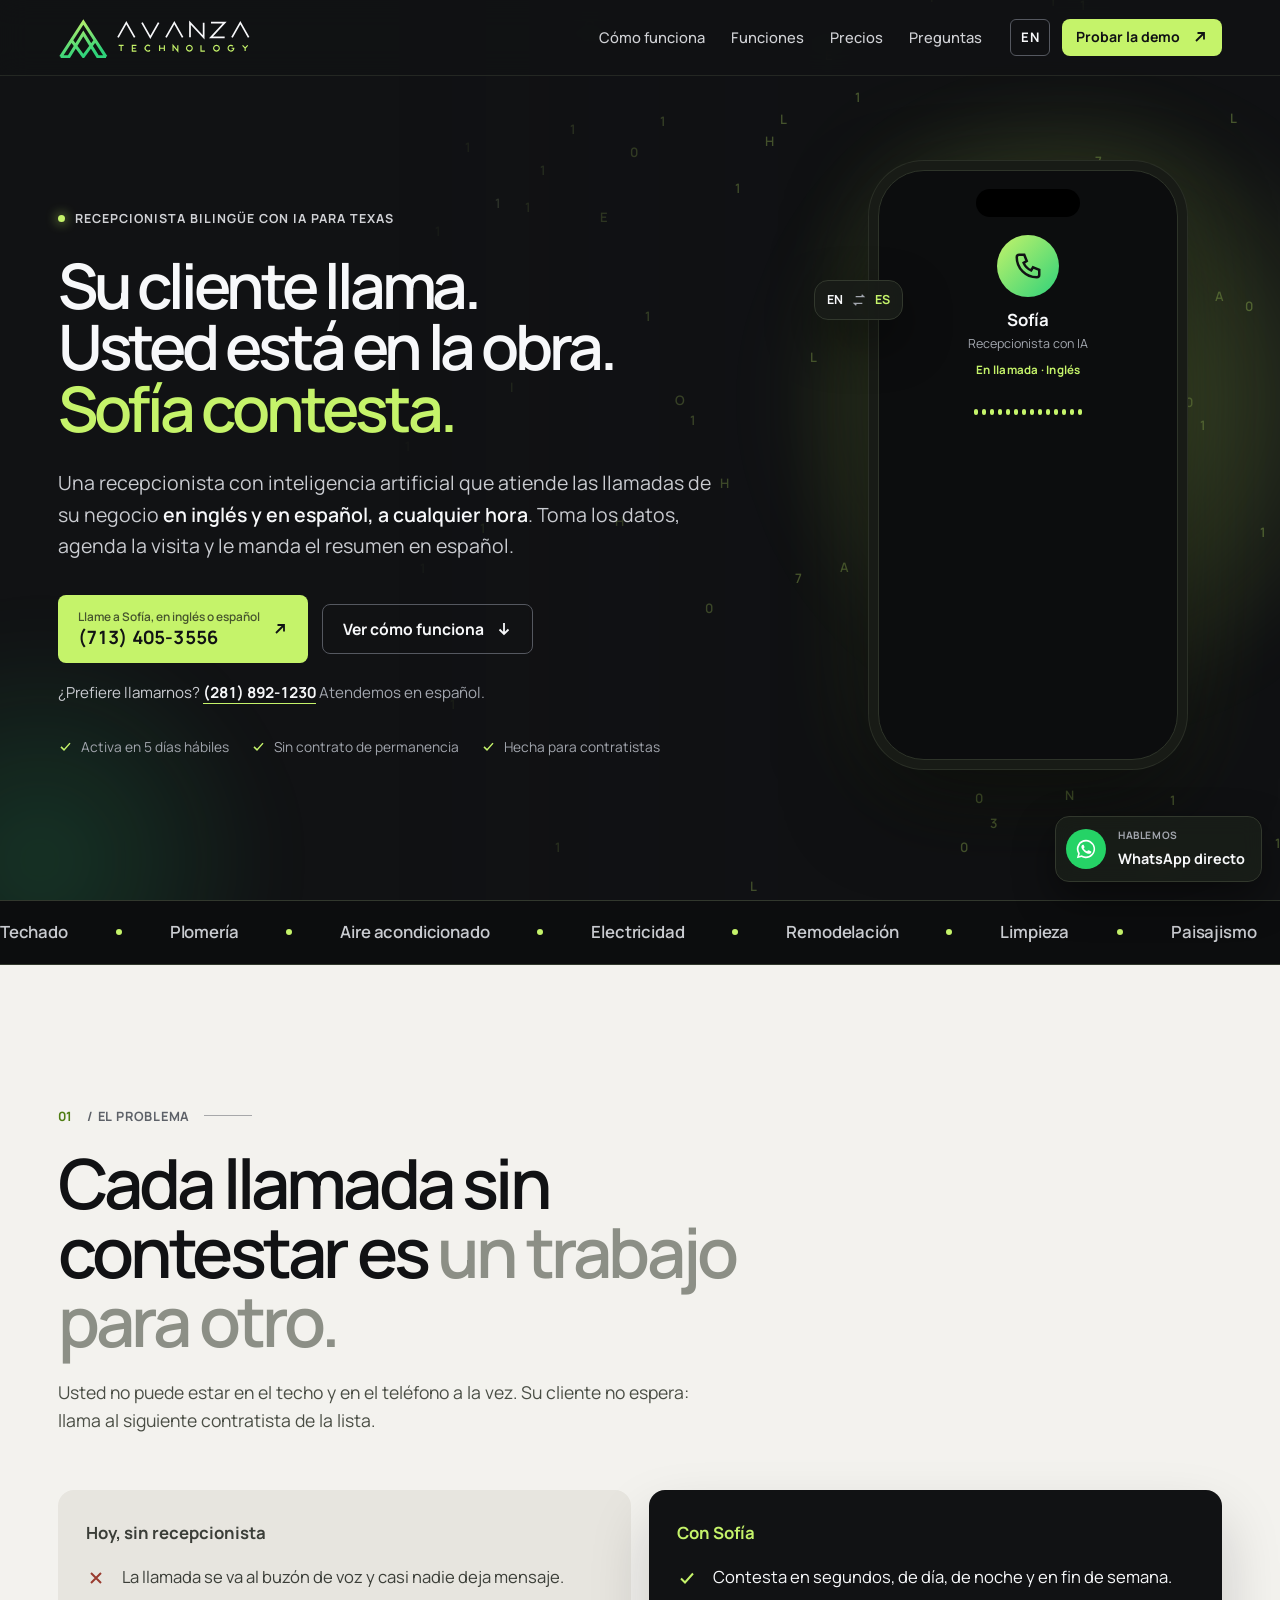
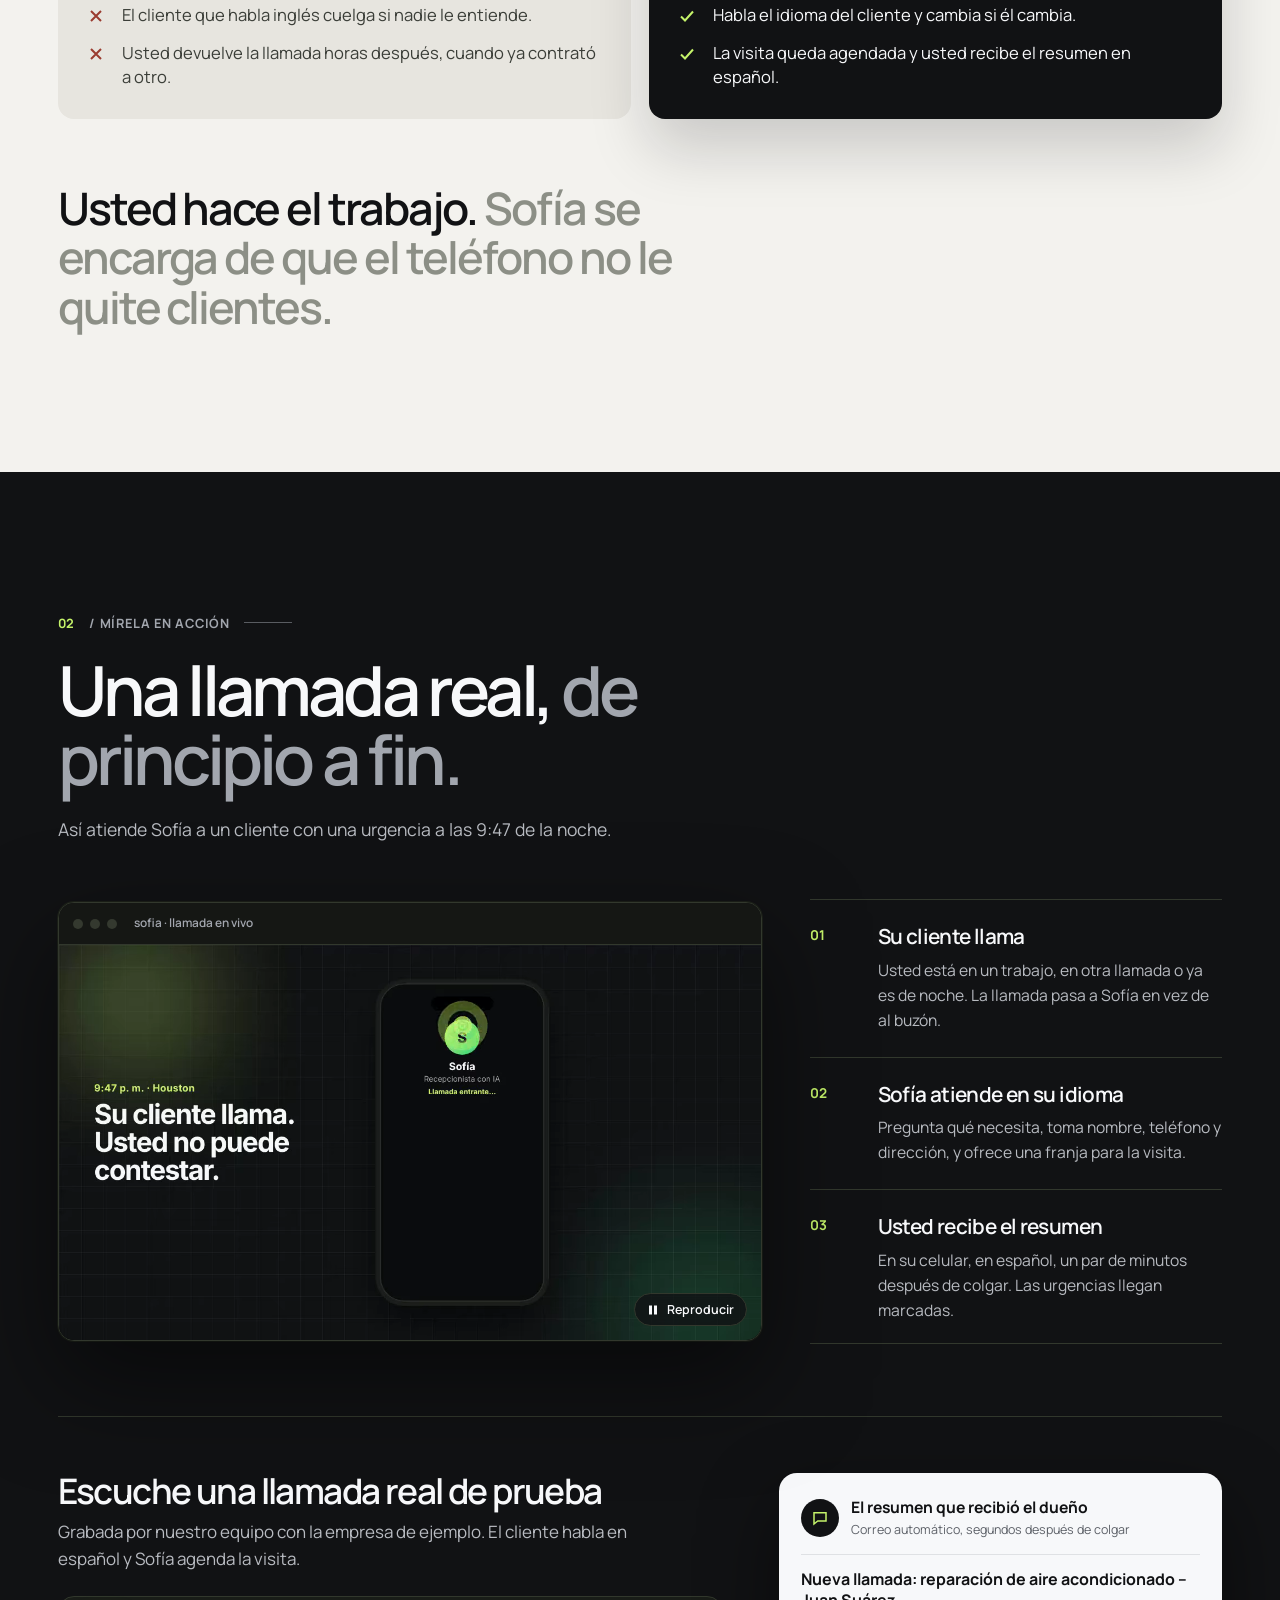
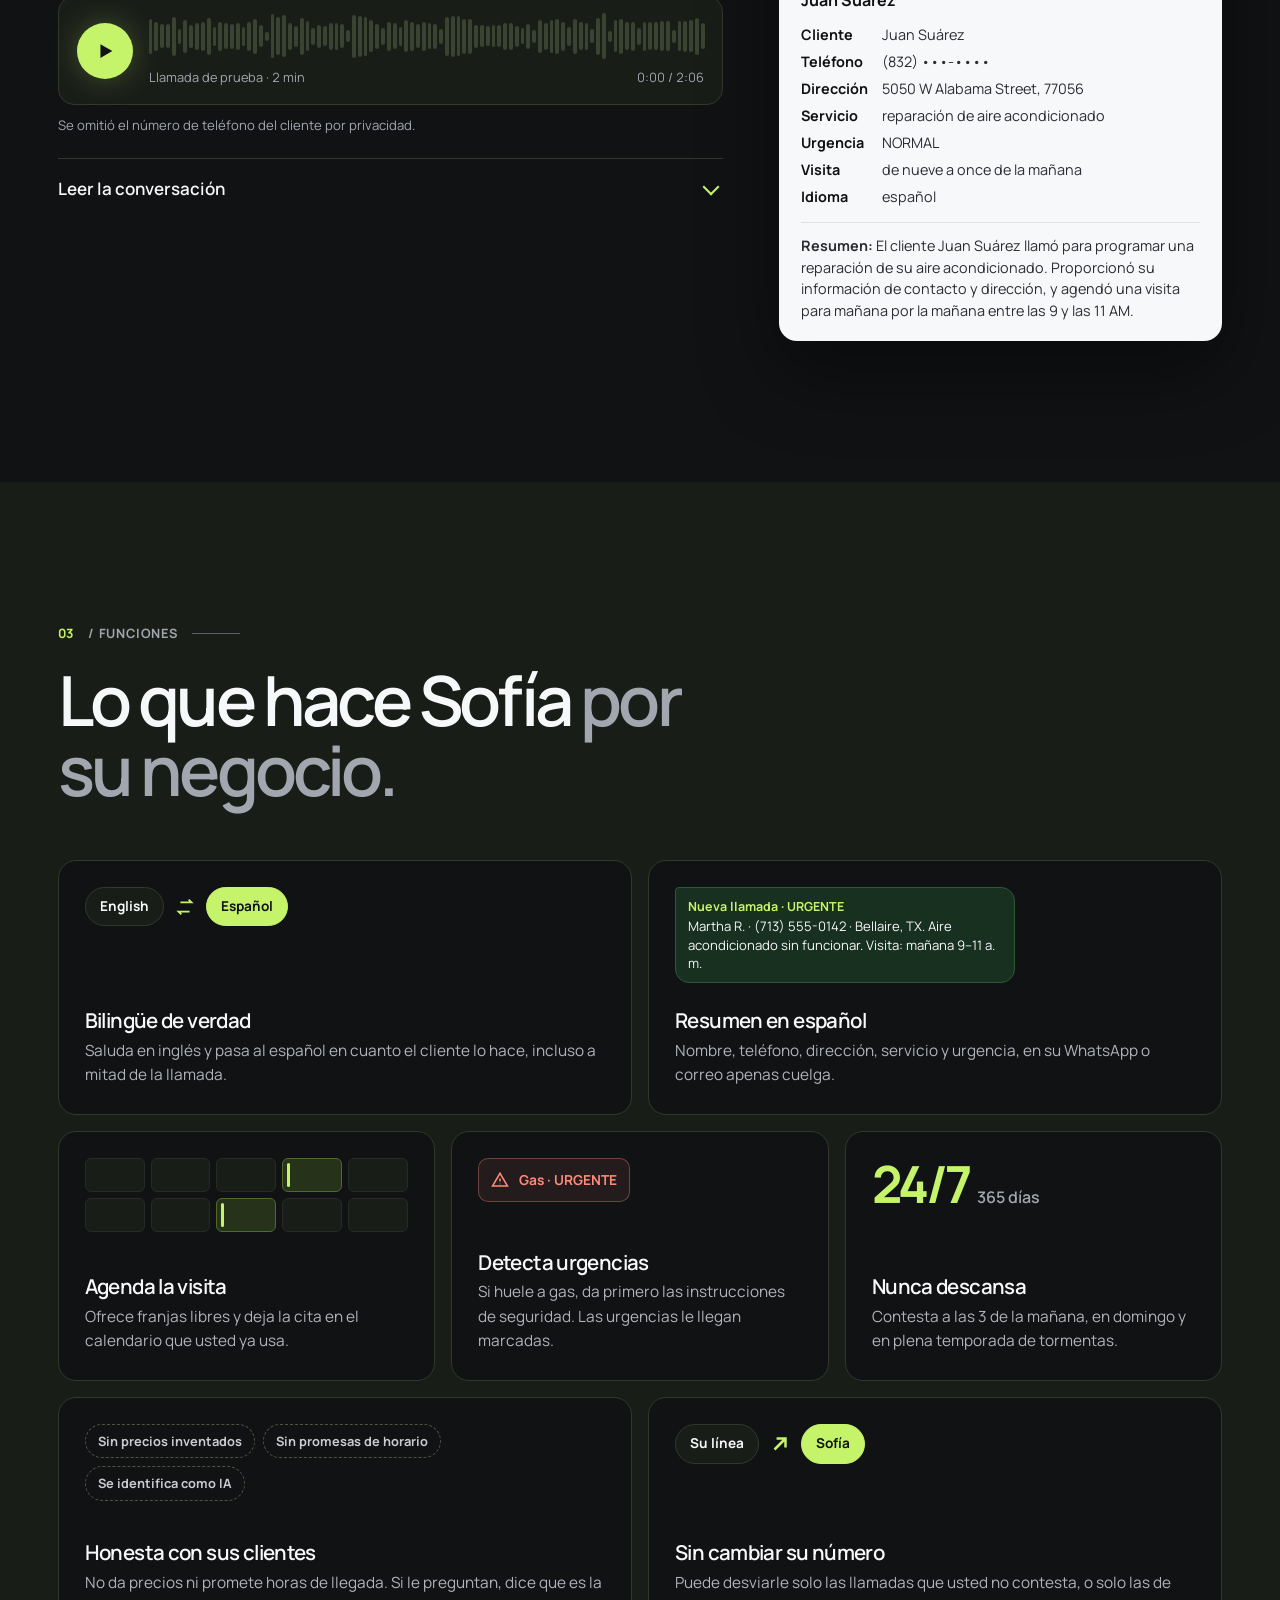
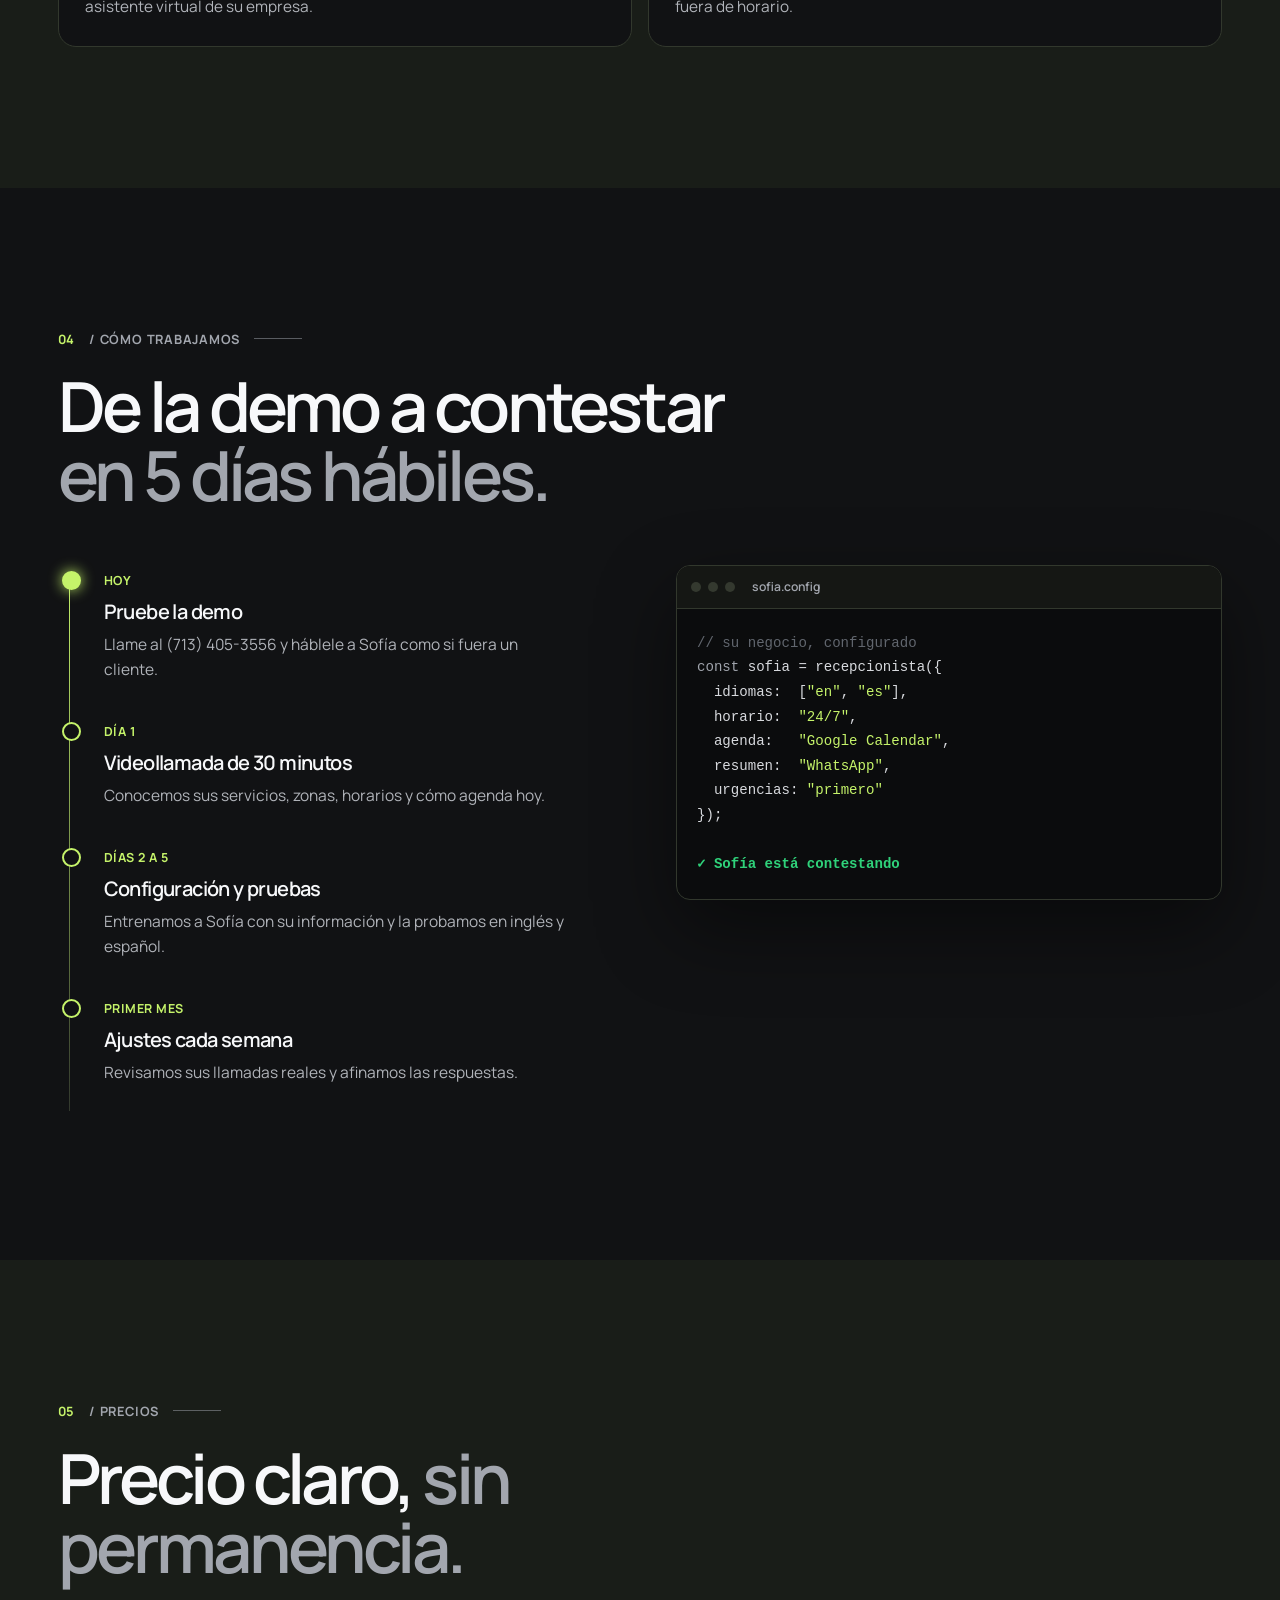
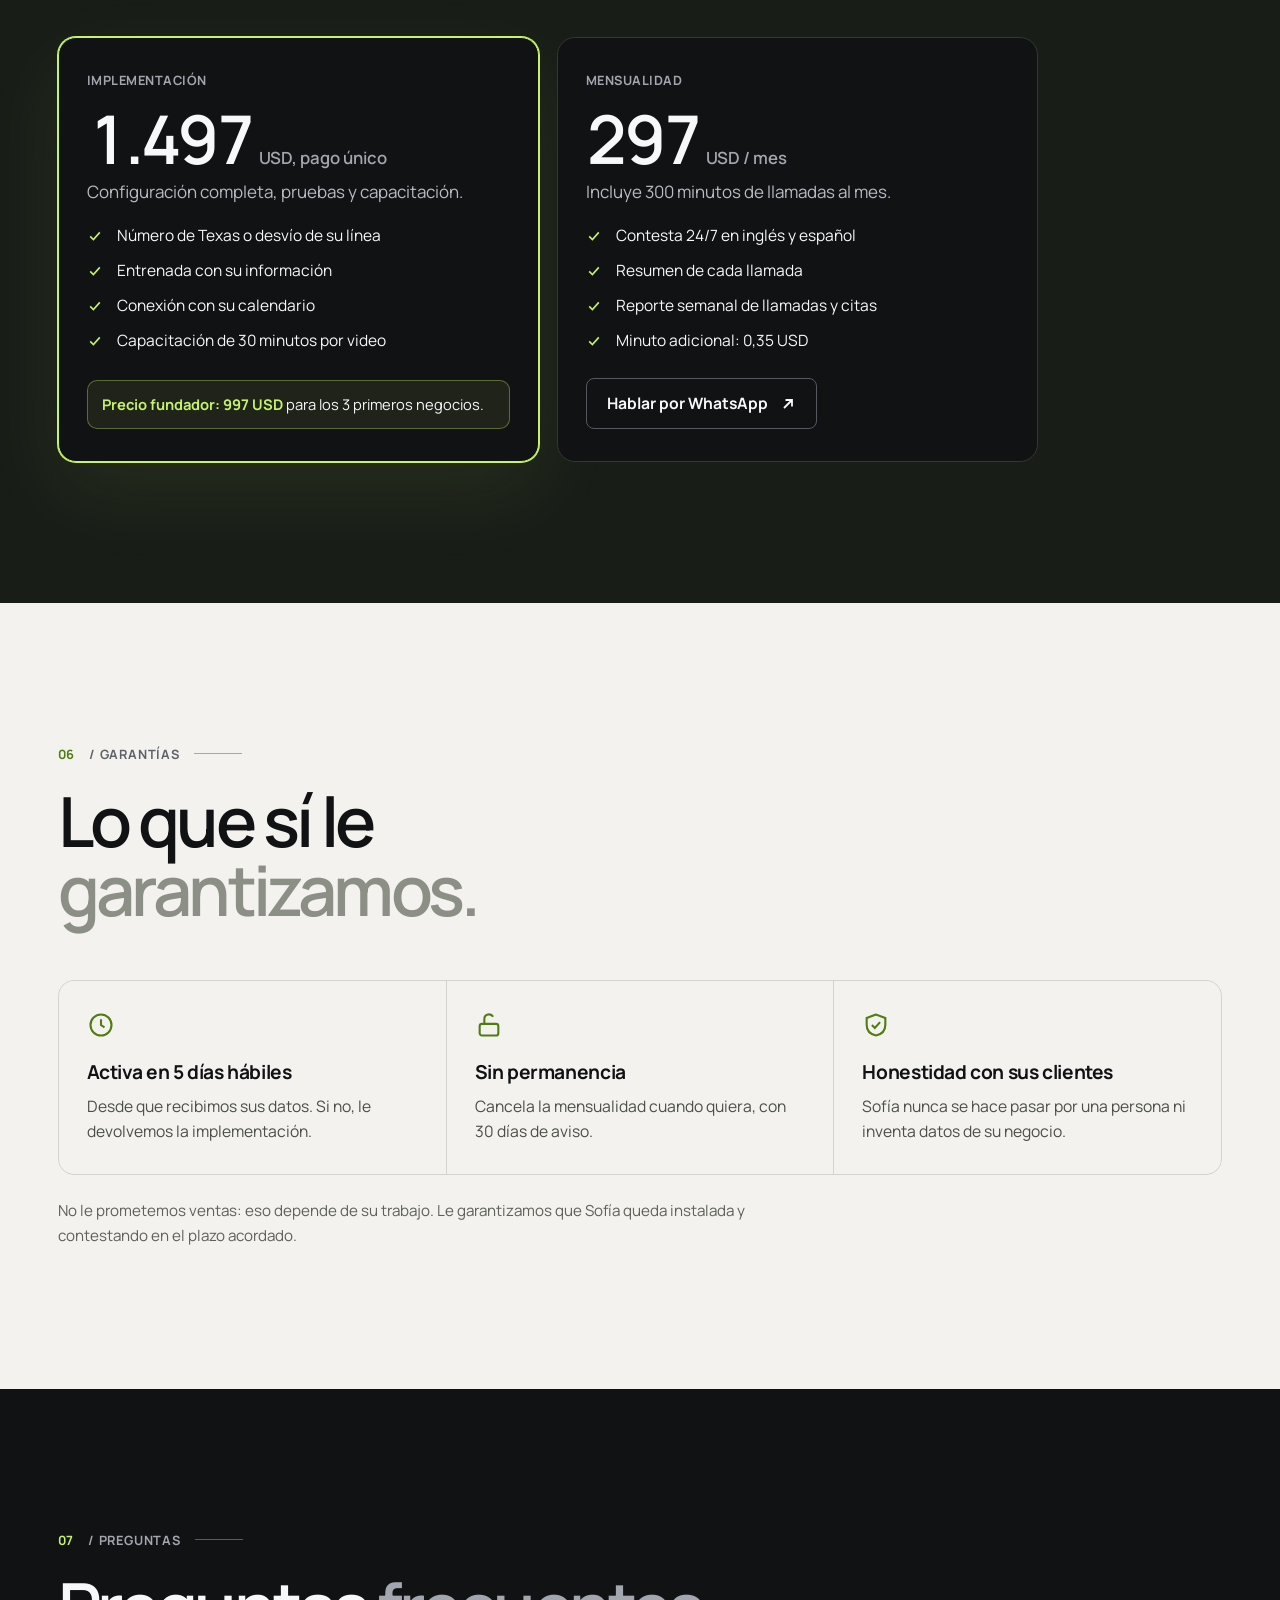
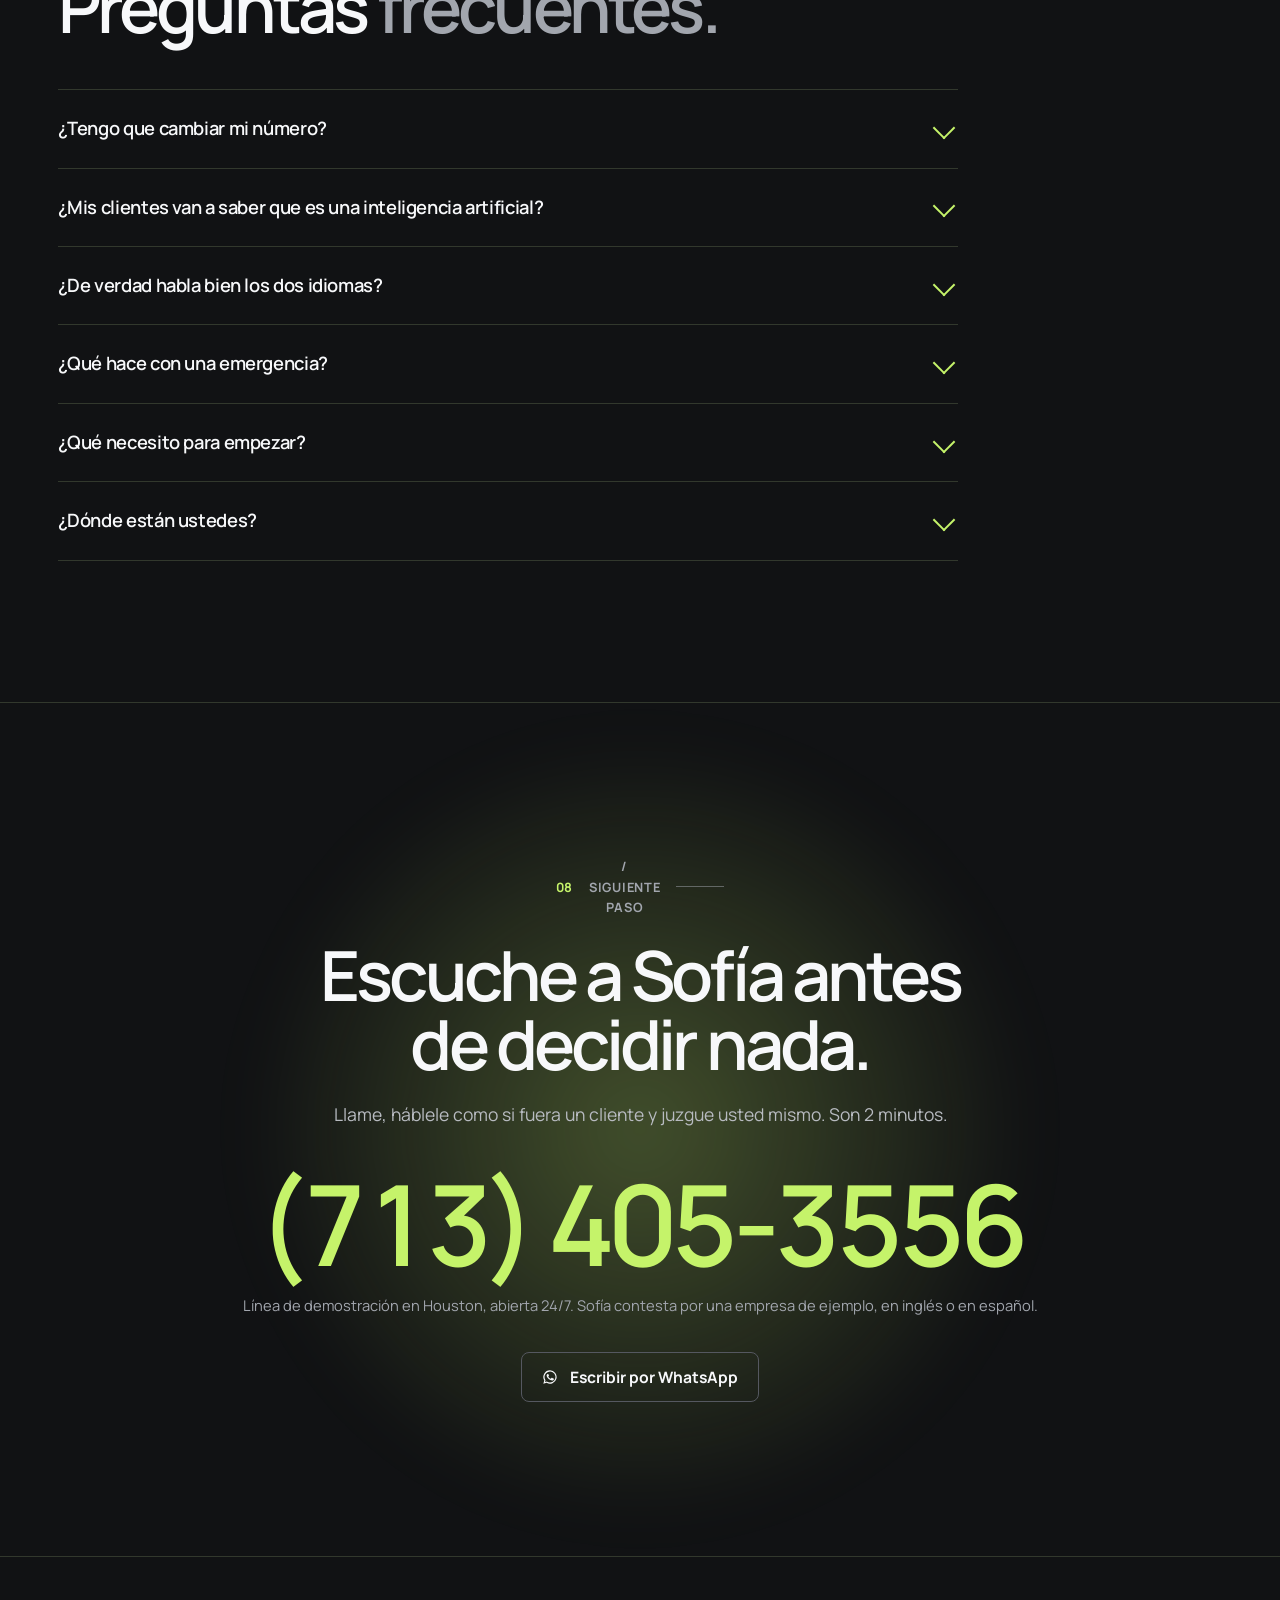
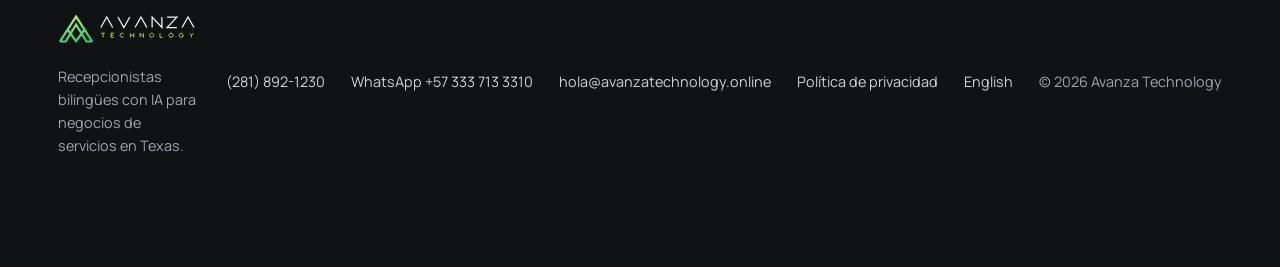
<file: index.html>
<!doctype html>
<html lang="es">
<head>
<meta charset="utf-8">
<meta name="viewport" content="width=device-width, initial-scale=1">
<title>Avanza Technology | Recepcionista bilingüe con IA para contratistas en Texas</title>
<meta name="description" content="Sofía contesta las llamadas de su negocio en inglés y en español, 24/7. Agenda la visita y le manda el resumen. Para contratistas de servicios del hogar en Texas.">
<link rel="canonical" href="https://avanzatechnology.online/">
<link rel="alternate" hreflang="es" href="https://avanzatechnology.online/">
<link rel="alternate" hreflang="en" href="https://avanzatechnology.online/en/">
<link rel="alternate" hreflang="x-default" href="https://avanzatechnology.online/">
<meta property="og:type" content="website">
<meta property="og:title" content="Avanza Technology | Recepcionista bilingüe con IA para contratistas en Texas">
<meta property="og:description" content="Sofía contesta las llamadas de su negocio en inglés y en español, 24/7. Agenda la visita y le manda el resumen. Para contratistas de servicios del hogar en Texas.">
<meta property="og:image" content="https://avanzatechnology.online/assets/og-es.png">
<meta property="og:url" content="https://avanzatechnology.online/">
<meta name="twitter:card" content="summary_large_image">
<meta name="theme-color" content="#111214">
<link rel="icon" type="image/svg+xml" href="assets/icono.svg">
<link rel="apple-touch-icon" href="assets/icono-180.png">
<link rel="preconnect" href="https://fonts.googleapis.com">
<link rel="preconnect" href="https://fonts.gstatic.com" crossorigin>
<link href="https://fonts.googleapis.com/css2?family=Manrope:wght@400;500;600;700;800&display=swap" rel="stylesheet">
<link rel="stylesheet" href="assets/site.css?v=164a043a">
<script>document.documentElement.classList.add('js');</script>
</head>
<body>
<a class="skip" href="#main">Saltar al contenido</a>
<header class="site-header">
  <div class="wrap">
    <a class="brand" href="./" aria-label="Avanza Technology"><svg xmlns="http://www.w3.org/2000/svg" viewBox="0 0 292 60" role="img" aria-label="Avanza Technology"><defs><linearGradient id="g-dark-horizontal" x1="0" y1="0" x2="0.35" y2="1"><stop offset="0" stop-color="#C5F36A"/><stop offset="1" stop-color="#2FD27A"/></linearGradient></defs><path d="M4.00,58.36 L38.00,6.00 L72.00,58.36 M4.00,58.36 L16.24,58.36 L38.00,23.00 L59.76,58.36 L72.00,58.36 M19.98,33.20 L38.00,57.68 L56.02,33.20" fill="none" stroke="url(#g-dark-horizontal)" stroke-width="4.60" stroke-linejoin="miter" stroke-miterlimit="10" stroke-linecap="butt"/><g fill="none" stroke="#F7F8FA" stroke-width="2.6" stroke-linejoin="miter" stroke-linecap="butt"><path transform="translate(90.00,7.00)" d="M0,22 L12.5,0 L25,22"/><path transform="translate(126.00,7.00)" d="M0,0 L12.5,22 L25,0"/><path transform="translate(162.00,7.00)" d="M0,22 L12.5,0 L25,22"/><path transform="translate(198.00,7.00)" d="M0,22 L0,0 L20.5,22 L20.5,0"/><path transform="translate(229.50,7.00)" d="M0,0 L20.5,0 L0,22 L20.5,22"/><path transform="translate(261.00,7.00)" d="M0,22 L12.5,0 L25,22"/></g><g fill="none" stroke="#C5F36A" stroke-width="1.7" stroke-linejoin="miter" stroke-linecap="butt"><path transform="translate(91.00,41.00)" d="M0,0 H7.4399999999999995 M3.7199999999999998,0 V8.6"/><path transform="translate(111.48,41.00)" d="M6.2,0 H0 V8.6 H6.2 M0,4.3 H5.084"/><path transform="translate(130.72,41.00)" d="M7.31,1.2469999999999999 A4.3,4.3 0 1 0 7.31,7.353"/><path transform="translate(152.44,41.00)" d="M0,0 V8.6 M7.13,0 V8.6 M0,4.3 H7.13"/><path transform="translate(172.60,41.00)" d="M0,8.6 L0,0 L7.13,8.6 L7.13,0"/><path transform="translate(192.77,41.00)" d="M4.3,0 A4.3,4.3 0 1 1 4.29,0 Z"/><path transform="translate(214.49,41.00)" d="M0,0 V8.6 H5.89"/><path transform="translate(233.42,41.00)" d="M4.3,0 A4.3,4.3 0 1 1 4.29,0 Z"/><path transform="translate(255.14,41.00)" d="M7.31,1.2469999999999999 A4.3,4.3 0 1 0 8.6,4.31 H5.3"/><path transform="translate(276.86,41.00)" d="M0,0 L3.875,4.3 L7.75,0 M3.875,4.3 V8.6"/></g></svg></a>
    <nav class="nav" aria-label="Principal"><a href="#como">Cómo funciona</a><a href="#funciones">Funciones</a><a href="#precios">Precios</a><a href="#preguntas">Preguntas</a></nav>
    <div class="head-actions">
      <a class="lang" href="en/" hreflang="en" lang="en" aria-label="English">EN</a>
      <a class="btn btn-lime btn-sm" href="tel:+17134053556">Probar la demo<svg viewBox="0 0 16 16" fill="none" stroke="currentColor" stroke-width="1.8" aria-hidden="true"><path d="M4 12 12 4M5.5 4H12v6.5"/></svg></a>
    </div>
  </div>
</header>
<main id="main">
<section class="hero" aria-labelledby="hero-title">
  <canvas id="rain" aria-hidden="true"></canvas>
  <div class="glow glow-a"></div><div class="glow glow-b"></div>
  <div class="wrap">
    <div class="hero-copy">
      <p class="eyebrow">Recepcionista bilingüe con IA para Texas</p>
      <h1 id="hero-title"><span>Su cliente llama.</span><span>Usted está en la obra.</span><span class=hl>Sofía contesta.</span></h1>
      <p class="lede">Una recepcionista con inteligencia artificial que atiende las llamadas de su negocio <strong>en inglés y en español, a cualquier hora</strong>. Toma los datos, agenda la visita y le manda el resumen en español.</p>
      <div class="ctas">
        <a class="btn btn-lime call-btn" href="tel:+17134053556"><span><small>Llame a Sofía, en inglés o español</small><b>(713) 405-3556</b></span><svg viewBox="0 0 16 16" fill="none" stroke="currentColor" stroke-width="1.8" aria-hidden="true"><path d="M4 12 12 4M5.5 4H12v6.5"/></svg></a>
        <a class="btn btn-line" href="#como">Ver cómo funciona<svg viewBox="0 0 16 16" fill="none" stroke="currentColor" stroke-width="1.8" aria-hidden="true"><path d="M8 2v11M3.5 8.5 8 13l4.5-4.5"/></svg></a>
      </div>
      <p class="call-alt">¿Prefiere llamarnos? <a href="tel:+12818921230">(281) 892-1230</a> <span>Atendemos en español.</span></p>
      <ul class="micro"><li><svg viewBox="0 0 20 20" fill="none" stroke="currentColor" stroke-width="2" aria-hidden="true"><path d="m4 10.5 4 4 8-9"/></svg>Activa en 5 días hábiles</li><li><svg viewBox="0 0 20 20" fill="none" stroke="currentColor" stroke-width="2" aria-hidden="true"><path d="m4 10.5 4 4 8-9"/></svg>Sin contrato de permanencia</li><li><svg viewBox="0 0 20 20" fill="none" stroke="currentColor" stroke-width="2" aria-hidden="true"><path d="m4 10.5 4 4 8-9"/></svg>Hecha para contratistas</li></ul>
    </div>
    <div class="stage" aria-label="Demostración: llamada atendida por Sofía" role="img">
      <div class="device live" id="device">
        <div class="island"></div>
        <div class="caller"><div class="av"><svg viewBox="0 0 24 24" fill="none" stroke="currentColor" stroke-width="2" aria-hidden="true"><path d="M5 3h4l2 5-2.5 1.5a11 11 0 0 0 6 6L16 13l5 2v4a2 2 0 0 1-2 2A16 16 0 0 1 3 5a2 2 0 0 1 2-2"/></svg></div><b>Sofía</b><span>Recepcionista con IA</span><em id="call-status">En llamada · Español</em></div>
        <div class="bars" aria-hidden="true"><i></i><i></i><i></i><i></i><i></i><i></i><i></i><i></i><i></i><i></i><i></i><i></i><i></i><i></i></div>
        <div class="thread" id="thread"><div class="msg ai"><small>Sofía</small>Thanks for calling, this is Sofia. How can I help you?</div><div class="msg cl"><small>Cliente</small>My AC stopped working and it’s really hot.</div><div class="msg ai"><small>Sofía</small>I’m sorry. Is anyone at home elderly or unwell?</div><div class="msg cl"><small>Cliente</small>Yes, my mom is 80. ¿Habla español?</div><div class="msg ai"><small>Sofía</small>¡Claro! Lo marco como urgente. ¿Me da su dirección?</div></div>
      </div>
      <div class="float lang-chip" aria-hidden="true"><span>EN</span><svg viewBox="0 0 24 24" fill="none" stroke="currentColor" stroke-width="2" aria-hidden="true"><path d="M7 7h12l-3-3M17 17H5l3 3"/></svg><span class="on">ES</span></div>
      <div class="float summary-card show" id="summary-card">
        <h3><svg viewBox="0 0 24 24" fill="none" stroke="currentColor" stroke-width="2" aria-hidden="true"><path d="M4 5h16v11H9l-5 4z"/></svg>Resumen enviado al dueño</h3>
        <p>Aire acondicionado sin funcionar. Persona mayor en casa.</p>
        <dl><dt>Urgencia</dt><dd><span class="tag-urgent">URGENTE</span></dd><dt>Visita</dt><dd>Mañana, 9–11 a. m.</dd><dt>Idioma</dt><dd>Inglés y español</dd></dl>
      </div>
    </div>
  </div>
  <script type="application/json" id="call-script">{"ring": "Llamada entrante…", "liveEn": "En llamada · Inglés", "liveEs": "En llamada · Español", "ended": "Llamada terminada", "lines": [["ai", "Sofía", "Thanks for calling, this is Sofia. How can I help you?"], ["cl", "Cliente", "My AC stopped working and it’s really hot."], ["ai", "Sofía", "I’m sorry. Is anyone at home elderly or unwell?"], ["cl", "Cliente", "Yes, my mom is 80. ¿Habla español?"], ["ai", "Sofía", "¡Claro! Lo marco como urgente. ¿Me da su dirección?"]]}</script>
</section>

<div class="ticker" aria-hidden="true"><div class="row"><span>Techado</span><span>Plomería</span><span>Aire acondicionado</span><span>Electricidad</span><span>Remodelación</span><span>Limpieza</span><span>Paisajismo</span><span>Pisos</span><span>Techado</span><span>Plomería</span><span>Aire acondicionado</span><span>Electricidad</span><span>Remodelación</span><span>Limpieza</span><span>Paisajismo</span><span>Pisos</span><span>Techado</span><span>Plomería</span><span>Aire acondicionado</span><span>Electricidad</span><span>Remodelación</span><span>Limpieza</span><span>Paisajismo</span><span>Pisos</span><span>Techado</span><span>Plomería</span><span>Aire acondicionado</span><span>Electricidad</span><span>Remodelación</span><span>Limpieza</span><span>Paisajismo</span><span>Pisos</span></div></div>

<section class="section paper" aria-labelledby="s1">
  <div class="wrap">
    <p class="sec-num"><b>01</b> / El problema</p>
    <h2 class="h2" id="s1">Cada llamada sin contestar es <span class="soft">un trabajo para otro.</span></h2>
    <p class="sub">Usted no puede estar en el techo y en el teléfono a la vez. Su cliente no espera: llama al siguiente contratista de la lista.</p>
    <div class="compare">
      <div class="col before"><h3>Hoy, sin recepcionista</h3><ul><li><svg viewBox="0 0 20 20" fill="none" stroke="currentColor" stroke-width="2" aria-hidden="true"><path d="M5 5l10 10M15 5 5 15"/></svg><span>La llamada se va al buzón de voz y casi nadie deja mensaje.</span></li><li><svg viewBox="0 0 20 20" fill="none" stroke="currentColor" stroke-width="2" aria-hidden="true"><path d="M5 5l10 10M15 5 5 15"/></svg><span>El cliente que habla inglés cuelga si nadie le entiende.</span></li><li><svg viewBox="0 0 20 20" fill="none" stroke="currentColor" stroke-width="2" aria-hidden="true"><path d="M5 5l10 10M15 5 5 15"/></svg><span>Usted devuelve la llamada horas después, cuando ya contrató a otro.</span></li></ul></div>
      <div class="col after"><h3>Con Sofía</h3><ul><li><svg viewBox="0 0 20 20" fill="none" stroke="currentColor" stroke-width="2" aria-hidden="true"><path d="m4 10.5 4 4 8-9"/></svg><span>Contesta en segundos, de día, de noche y en fin de semana.</span></li><li><svg viewBox="0 0 20 20" fill="none" stroke="currentColor" stroke-width="2" aria-hidden="true"><path d="m4 10.5 4 4 8-9"/></svg><span>Habla el idioma del cliente y cambia si él cambia.</span></li><li><svg viewBox="0 0 20 20" fill="none" stroke="currentColor" stroke-width="2" aria-hidden="true"><path d="m4 10.5 4 4 8-9"/></svg><span>La visita queda agendada y usted recibe el resumen en español.</span></li></ul></div>
    </div>
    <p class="big-quote">Usted hace el trabajo. <span>Sofía se encarga de que el teléfono no le quite clientes.</span></p>
  </div>
</section>

<section class="section" id="como" aria-labelledby="s2">
  <div class="wrap">
    <p class="sec-num"><b>02</b> / Mírela en acción</p>
    <h2 class="h2" id="s2">Una llamada real, <span class="soft">de principio a fin.</span></h2>
    <p class="sub">Así atiende Sofía a un cliente con una urgencia a las 9:47 de la noche.</p>
    <div class="video-grid">
      <figure class="screen" style="margin:0">
        <div class="chrome"><i></i><i></i><i></i><span>sofia · llamada en vivo</span></div>
        <video id="demo-video" autoplay muted loop playsinline preload="metadata" poster="assets/poster-es.jpg" aria-label="Demostración: llamada atendida por Sofía">
          <source src="assets/demo-es.mp4" type="video/mp4">
          <source src="assets/demo-es.webm" type="video/webm">
        </video>
        <button class="vid-toggle" id="vid-toggle" type="button" data-play="Reproducir" data-pause="Pausar"><svg viewBox="0 0 12 12" fill="currentColor" aria-hidden="true"><rect x="2" y="1.5" width="3" height="9"/><rect x="7" y="1.5" width="3" height="9"/></svg><span>Pausar</span></button>
      </figure>
      <ol class="steps"><li><div><h3>Su cliente llama</h3><p>Usted está en un trabajo, en otra llamada o ya es de noche. La llamada pasa a Sofía en vez de al buzón.</p></div></li><li><div><h3>Sofía atiende en su idioma</h3><p>Pregunta qué necesita, toma nombre, teléfono y dirección, y ofrece una franja para la visita.</p></div></li><li><div><h3>Usted recibe el resumen</h3><p>En su celular, en español, un par de minutos después de colgar. Las urgencias llegan marcadas.</p></div></li></ol>
    </div>
    <div class="audio-demo">
      <div class="audio-copy">
        <h3 class="audio-h">Escuche una llamada real de prueba</h3>
        <p class="audio-p">Grabada por nuestro equipo con la empresa de ejemplo. El cliente habla en español y Sofía agenda la visita.</p>
        <div class="player" id="player" data-play="Reproducir la llamada" data-pause="Pausar la llamada">
          <button class="play" type="button" id="aud-btn" aria-label="Reproducir la llamada"><svg class="i-play" viewBox="0 0 24 24" fill="currentColor" aria-hidden="true"><path d="M7 4.5v15l13-7.5z"/></svg><svg class="i-pause" viewBox="0 0 24 24" fill="currentColor" aria-hidden="true"><rect x="6" y="4.5" width="4" height="15"/><rect x="14" y="4.5" width="4" height="15"/></svg></button>
          <div class="wave-wrap">
            <div class="wave" id="aud-wave" aria-hidden="true"><i style="height:76%"></i><i style="height:62%"></i><i style="height:52%"></i><i style="height:53%"></i><i style="height:86%"></i><i style="height:33%"></i><i style="height:71%"></i><i style="height:50%"></i><i style="height:58%"></i><i style="height:63%"></i><i style="height:81%"></i><i style="height:42%"></i><i style="height:63%"></i><i style="height:57%"></i><i style="height:55%"></i><i style="height:58%"></i><i style="height:42%"></i><i style="height:63%"></i><i style="height:75%"></i><i style="height:47%"></i><i style="height:19%"></i><i style="height:95%"></i><i style="height:82%"></i><i style="height:92%"></i><i style="height:60%"></i><i style="height:45%"></i><i style="height:80%"></i><i style="height:66%"></i><i style="height:36%"></i><i style="height:51%"></i><i style="height:43%"></i><i style="height:58%"></i><i style="height:59%"></i><i style="height:53%"></i><i style="height:26%"></i><i style="height:94%"></i><i style="height:88%"></i><i style="height:85%"></i><i style="height:70%"></i><i style="height:54%"></i><i style="height:37%"></i><i style="height:62%"></i><i style="height:57%"></i><i style="height:42%"></i><i style="height:70%"></i><i style="height:63%"></i><i style="height:53%"></i><i style="height:64%"></i><i style="height:57%"></i><i style="height:54%"></i><i style="height:33%"></i><i style="height:84%"></i><i style="height:88%"></i><i style="height:87%"></i><i style="height:76%"></i><i style="height:77%"></i><i style="height:50%"></i><i style="height:47%"></i><i style="height:43%"></i><i style="height:48%"></i><i style="height:47%"></i><i style="height:60%"></i><i style="height:60%"></i><i style="height:45%"></i><i style="height:35%"></i><i style="height:54%"></i><i style="height:29%"></i><i style="height:72%"></i><i style="height:60%"></i><i style="height:71%"></i><i style="height:75%"></i><i style="height:63%"></i><i style="height:41%"></i><i style="height:75%"></i><i style="height:61%"></i><i style="height:60%"></i><i style="height:30%"></i><i style="height:81%"></i><i style="height:100%"></i><i style="height:25%"></i><i style="height:70%"></i><i style="height:76%"></i><i style="height:61%"></i><i style="height:62%"></i><i style="height:37%"></i><i style="height:63%"></i><i style="height:61%"></i><i style="height:61%"></i><i style="height:66%"></i><i style="height:65%"></i><i style="height:27%"></i><i style="height:66%"></i><i style="height:68%"></i><i style="height:70%"></i><i style="height:81%"></i><i style="height:56%"></i><span class="wave-progress" id="aud-prog"><i style="height:76%"></i><i style="height:62%"></i><i style="height:52%"></i><i style="height:53%"></i><i style="height:86%"></i><i style="height:33%"></i><i style="height:71%"></i><i style="height:50%"></i><i style="height:58%"></i><i style="height:63%"></i><i style="height:81%"></i><i style="height:42%"></i><i style="height:63%"></i><i style="height:57%"></i><i style="height:55%"></i><i style="height:58%"></i><i style="height:42%"></i><i style="height:63%"></i><i style="height:75%"></i><i style="height:47%"></i><i style="height:19%"></i><i style="height:95%"></i><i style="height:82%"></i><i style="height:92%"></i><i style="height:60%"></i><i style="height:45%"></i><i style="height:80%"></i><i style="height:66%"></i><i style="height:36%"></i><i style="height:51%"></i><i style="height:43%"></i><i style="height:58%"></i><i style="height:59%"></i><i style="height:53%"></i><i style="height:26%"></i><i style="height:94%"></i><i style="height:88%"></i><i style="height:85%"></i><i style="height:70%"></i><i style="height:54%"></i><i style="height:37%"></i><i style="height:62%"></i><i style="height:57%"></i><i style="height:42%"></i><i style="height:70%"></i><i style="height:63%"></i><i style="height:53%"></i><i style="height:64%"></i><i style="height:57%"></i><i style="height:54%"></i><i style="height:33%"></i><i style="height:84%"></i><i style="height:88%"></i><i style="height:87%"></i><i style="height:76%"></i><i style="height:77%"></i><i style="height:50%"></i><i style="height:47%"></i><i style="height:43%"></i><i style="height:48%"></i><i style="height:47%"></i><i style="height:60%"></i><i style="height:60%"></i><i style="height:45%"></i><i style="height:35%"></i><i style="height:54%"></i><i style="height:29%"></i><i style="height:72%"></i><i style="height:60%"></i><i style="height:71%"></i><i style="height:75%"></i><i style="height:63%"></i><i style="height:41%"></i><i style="height:75%"></i><i style="height:61%"></i><i style="height:60%"></i><i style="height:30%"></i><i style="height:81%"></i><i style="height:100%"></i><i style="height:25%"></i><i style="height:70%"></i><i style="height:76%"></i><i style="height:61%"></i><i style="height:62%"></i><i style="height:37%"></i><i style="height:63%"></i><i style="height:61%"></i><i style="height:61%"></i><i style="height:66%"></i><i style="height:65%"></i><i style="height:27%"></i><i style="height:66%"></i><i style="height:68%"></i><i style="height:70%"></i><i style="height:81%"></i><i style="height:56%"></i></span></div>
            <div class="aud-meta"><span>Llamada de prueba · 2 min</span><span id="aud-time">0:00 / 2:06</span></div>
          </div>
          <audio id="aud" preload="none" controls src="assets/llamada-prueba-es.mp3"></audio>
        </div>
        <p class="aud-note">Se omitió el número de teléfono del cliente por privacidad.</p>
        <details class="transcript"><summary>Leer la conversación</summary><div class="tr-body"><p class="tr-line ai"><b>Sofía</b>Thanks for calling Avanza Demo Home Services, this is Sofia. How can I help you today? Si prefiere, puede hablarme en español.</p><p class="tr-line cl"><b>Cliente</b>Hola, Sofía, buenas noches.</p><p class="tr-line ai"><b>Sofía</b>Buenas noches. Gracias por llamar a Avanza Demo Home Services. Soy Sofía, la asistente virtual de la empresa. ¿En qué le puedo ayudar hoy?</p><p class="tr-line cl"><b>Cliente</b>Necesito cotizar un servicio de reparación de aire acondicionado.</p><p class="tr-line ai"><b>Sofía</b>Con gusto le ayudo. Antes de seguir, ¿qué tan urgente es el problema? Por ejemplo, ¿tiene personas mayores, bebés o alguien enfermo en casa sin aire acondicionado?</p><p class="tr-line cl"><b>Cliente</b>No, no es tan urgente, pero sí necesito solucionarlo porque no está sirviendo bien.</p><p class="tr-line ai"><b>Sofía</b>Entendido. No es una emergencia, así que lo tomaremos como una solicitud regular. ¿Me puede dar su nombre completo?</p><p class="tr-line cl"><b>Cliente</b>Juan Suárez.</p><p class="tr-note">[Se omitió el número de teléfono por privacidad.]</p><p class="tr-line ai"><b>Sofía</b>Perfecto, gracias. ¿Cuál es la dirección del servicio, incluyendo el código postal?</p><p class="tr-line cl"><b>Cliente</b>Es el 5050 W Alabama Street, el 77056.</p><p class="tr-line ai"><b>Sofía</b>Déjeme confirmar la dirección: 5050 West Alabama Street, código postal 77056. ¿Es correcto?</p><p class="tr-line cl"><b>Cliente</b>Sí, correcto.</p><p class="tr-line ai"><b>Sofía</b>Muchas gracias, Juan. Esa dirección está en el área de Houston. Le puedo ofrecer dos opciones para la visita de mañana: de 9 a 11 de la mañana o de 2 a 4 de la tarde. ¿Cuál prefiere?</p><p class="tr-line cl"><b>Cliente</b>En la mañana.</p><p class="tr-line ai"><b>Sofía</b>Perfecto, Juan. Usted está programado para mañana de 9 a 11 de la mañana. El equipo se comunicará con usted para confirmar. ¿Hay algo más en lo que le pueda ayudar?</p><p class="tr-line cl"><b>Cliente</b>No, así está bien, muchas gracias.</p><p class="tr-line ai"><b>Sofía</b>Fue un gusto ayudarle, Juan. Que tenga muy buena noche y que su aire acondicionado vuelva a funcionar bien pronto.</p></div></details>
      </div>
      <aside class="mail-card" aria-label="El resumen que recibió el dueño">
        <div class="mail-head"><span class="mail-ico"><svg viewBox="0 0 24 24" fill="none" stroke="currentColor" stroke-width="2" aria-hidden="true"><path d="M4 5h16v11H9l-5 4z"/></svg></span><div><b>El resumen que recibió el dueño</b><small>Correo automático, segundos después de colgar</small></div></div>
        <p class="mail-subject">Nueva llamada: reparación de aire acondicionado – Juan Suárez</p>
        <dl><dt>Cliente</dt><dd>Juan Suárez</dd><dt>Teléfono</dt><dd>(832) •••-••••</dd><dt>Dirección</dt><dd>5050 W Alabama Street, 77056</dd><dt>Servicio</dt><dd>reparación de aire acondicionado</dd><dt>Urgencia</dt><dd>NORMAL</dd><dt>Visita</dt><dd>de nueve a once de la mañana</dd><dt>Idioma</dt><dd>español</dd></dl>
        <p class="mail-sum"><b>Resumen:</b> El cliente Juan Suárez llamó para programar una reparación de su aire acondicionado. Proporcionó su información de contacto y dirección, y agendó una visita para mañana por la mañana entre las 9 y las 11 AM.</p>
      </aside>
    </div>
  </div>
</section>

<section class="section surface" id="funciones" aria-labelledby="s3">
  <div class="wrap">
    <p class="sec-num"><b>03</b> / Funciones</p>
    <h2 class="h2" id="s3">Lo que hace Sofía <span class="soft">por su negocio.</span></h2>
    <div class="bento"><article class="card wide"><div class="viz viz-lang"><span class="pill">English</span><svg viewBox="0 0 24 24" fill="none" stroke="currentColor" stroke-width="2" aria-hidden="true"><path d="M7 7h12l-3-3M17 17H5l3 3"/></svg><span class="pill on">Español</span></div><h3>Bilingüe de verdad</h3><p>Saluda en inglés y pasa al español en cuanto el cliente lo hace, incluso a mitad de la llamada.</p></article><article class="card wide"><div class="viz viz-wa"><b>Nueva llamada · URGENTE</b>Martha R. · (713) 555-0142 · Bellaire, TX. Aire acondicionado sin funcionar. Visita: mañana 9–11 a. m.</div><h3>Resumen en español</h3><p>Nombre, teléfono, dirección, servicio y urgencia, en su WhatsApp o correo apenas cuelga.</p></article><article class="card "><div class="viz viz-cal" aria-hidden="true"><i></i><i></i><i></i><i class="b"></i><i></i><i></i><i></i><i class="b"></i><i></i><i></i></div><h3>Agenda la visita</h3><p>Ofrece franjas libres y deja la cita en el calendario que usted ya usa.</p></article><article class="card "><div class="viz viz-alert"><svg viewBox="0 0 24 24" fill="none" stroke="currentColor" stroke-width="2" aria-hidden="true"><path d="M12 3 2 20h20zM12 10v4M12 17v.5"/></svg>Gas · URGENTE</div><h3>Detecta urgencias</h3><p>Si huele a gas, da primero las instrucciones de seguridad. Las urgencias le llegan marcadas.</p></article><article class="card "><div class="viz viz-clock">24/7<span>365 días</span></div><h3>Nunca descansa</h3><p>Contesta a las 3 de la mañana, en domingo y en plena temporada de tormentas.</p></article><article class="card wide"><div class="viz viz-no"><span>Sin precios inventados</span><span>Sin promesas de horario</span><span>Se identifica como IA</span></div><h3>Honesta con sus clientes</h3><p>No da precios ni promete horas de llegada. Si le preguntan, dice que es la asistente virtual de su empresa.</p></article><article class="card wide"><div class="viz viz-lang"><span class="pill">Su línea</span><svg viewBox="0 0 16 16" fill="none" stroke="currentColor" stroke-width="1.8" aria-hidden="true"><path d="M4 12 12 4M5.5 4H12v6.5"/></svg><span class="pill on">Sofía</span></div><h3>Sin cambiar su número</h3><p>Puede desviarle solo las llamadas que usted no contesta, o solo las de fuera de horario.</p></article></div>
  </div>
</section>

<section class="section" aria-labelledby="s4">
  <div class="wrap">
    <p class="sec-num"><b>04</b> / Cómo trabajamos</p>
    <h2 class="h2" id="s4">De la demo a contestar <span class="soft">en 5 días hábiles.</span></h2>
    <div class="process">
      <ol class="timeline"><li><span class="when">Hoy</span><h3>Pruebe la demo</h3><p>Llame al (713) 405-3556 y háblele a Sofía como si fuera un cliente.</p></li><li><span class="when">Día 1</span><h3>Videollamada de 30 minutos</h3><p>Conocemos sus servicios, zonas, horarios y cómo agenda hoy.</p></li><li><span class="when">Días 2 a 5</span><h3>Configuración y pruebas</h3><p>Entrenamos a Sofía con su información y la probamos en inglés y español.</p></li><li><span class="when">Primer mes</span><h3>Ajustes cada semana</h3><p>Revisamos sus llamadas reales y afinamos las respuestas.</p></li></ol>
      <div class="terminal" aria-hidden="true">
        <div class="chrome"><i></i><i></i><i></i><span>sofia.config</span></div>
<pre><span class="c">// su negocio, configurado</span>
<span class="k">const</span> sofia = recepcionista({
  idiomas:  [<span class="s">"en"</span>, <span class="s">"es"</span>],
  horario:  <span class="s">"24/7"</span>,
  agenda:   <span class="s">"Google Calendar"</span>,
  resumen:  <span class="s">"WhatsApp"</span>,
  urgencias: <span class="s">"primero"</span>
});

<span class="ok">✓ Sofía está contestando</span></pre>
      </div>
    </div>
  </div>
</section>

<section class="section surface" id="precios" aria-labelledby="s5">
  <div class="wrap">
    <p class="sec-num"><b>05</b> / Precios</p>
    <h2 class="h2" id="s5">Precio claro, <span class="soft">sin permanencia.</span></h2>
    <div class="prices">
      <div class="price main"><span class="label">Implementación</span><p class="amount">1.497<small>USD, pago único</small></p><p>Configuración completa, pruebas y capacitación.</p>
        <ul><li><svg viewBox="0 0 20 20" fill="none" stroke="currentColor" stroke-width="2" aria-hidden="true"><path d="m4 10.5 4 4 8-9"/></svg><span>Número de Texas o desvío de su línea</span></li><li><svg viewBox="0 0 20 20" fill="none" stroke="currentColor" stroke-width="2" aria-hidden="true"><path d="m4 10.5 4 4 8-9"/></svg><span>Entrenada con su información</span></li><li><svg viewBox="0 0 20 20" fill="none" stroke="currentColor" stroke-width="2" aria-hidden="true"><path d="m4 10.5 4 4 8-9"/></svg><span>Conexión con su calendario</span></li><li><svg viewBox="0 0 20 20" fill="none" stroke="currentColor" stroke-width="2" aria-hidden="true"><path d="m4 10.5 4 4 8-9"/></svg><span>Capacitación de 30 minutos por video</span></li></ul><div class="founder"><b>Precio fundador: 997 USD</b> para los 3 primeros negocios.</div></div>
      <div class="price"><span class="label">Mensualidad</span><p class="amount">297<small>USD / mes</small></p><p>Incluye 300 minutos de llamadas al mes.</p>
        <ul><li><svg viewBox="0 0 20 20" fill="none" stroke="currentColor" stroke-width="2" aria-hidden="true"><path d="m4 10.5 4 4 8-9"/></svg><span>Contesta 24/7 en inglés y español</span></li><li><svg viewBox="0 0 20 20" fill="none" stroke="currentColor" stroke-width="2" aria-hidden="true"><path d="m4 10.5 4 4 8-9"/></svg><span>Resumen de cada llamada</span></li><li><svg viewBox="0 0 20 20" fill="none" stroke="currentColor" stroke-width="2" aria-hidden="true"><path d="m4 10.5 4 4 8-9"/></svg><span>Reporte semanal de llamadas y citas</span></li><li><svg viewBox="0 0 20 20" fill="none" stroke="currentColor" stroke-width="2" aria-hidden="true"><path d="m4 10.5 4 4 8-9"/></svg><span>Minuto adicional: 0,35 USD</span></li></ul><a class="btn btn-line" href="https://wa.me/573337133310?text=Hola%2C%20quiero%20saber%20m%C3%A1s%20de%20la%20recepcionista%20Sof%C3%ADa" style="margin-top:auto;align-self:flex-start">Hablar por WhatsApp<svg viewBox="0 0 16 16" fill="none" stroke="currentColor" stroke-width="1.8" aria-hidden="true"><path d="M4 12 12 4M5.5 4H12v6.5"/></svg></a></div>
    </div>
  </div>
</section>

<section class="section paper" aria-labelledby="s6">
  <div class="wrap">
    <p class="sec-num"><b>06</b> / Garantías</p>
    <h2 class="h2" id="s6">Lo que sí le <span class="soft">garantizamos.</span></h2>
    <div class="guarantees"><div><svg viewBox="0 0 24 24" fill="none" stroke="currentColor" stroke-width="1.8" aria-hidden="true"><circle cx="12" cy="12" r="9"/><path d="M12 7v5l3 2"/></svg><h3>Activa en 5 días hábiles</h3><p>Desde que recibimos sus datos. Si no, le devolvemos la implementación.</p></div><div><svg viewBox="0 0 24 24" fill="none" stroke="currentColor" stroke-width="1.8" aria-hidden="true"><rect x="4" y="11" width="16" height="10" rx="2"/><path d="M8 11V7a4 4 0 0 1 7.5-2"/></svg><h3>Sin permanencia</h3><p>Cancela la mensualidad cuando quiera, con 30 días de aviso.</p></div><div><svg viewBox="0 0 24 24" fill="none" stroke="currentColor" stroke-width="1.8" aria-hidden="true"><path d="M12 3 4 6v6c0 5 3.5 8 8 9 4.5-1 8-4 8-9V6z"/><path d="m8.5 12 2.5 2.5 4.5-5"/></svg><h3>Honestidad con sus clientes</h3><p>Sofía nunca se hace pasar por una persona ni inventa datos de su negocio.</p></div></div>
    <p class="fine">No le prometemos ventas: eso depende de su trabajo. Le garantizamos que Sofía queda instalada y contestando en el plazo acordado.</p>
  </div>
</section>

<section class="section" id="preguntas" aria-labelledby="s7">
  <div class="wrap">
    <p class="sec-num"><b>07</b> / Preguntas</p>
    <h2 class="h2" id="s7">Preguntas <span class="soft">frecuentes.</span></h2>
    <div class="faq"><details><summary>¿Tengo que cambiar mi número?</summary><p>No. Puede desviar a Sofía solo las llamadas que usted no contesta, o solo las de fuera de horario. Si quiere un número nuevo para anuncios, también se lo damos.</p></details><details><summary>¿Mis clientes van a saber que es una inteligencia artificial?</summary><p>Sofía no se hace pasar por una persona. Si alguien le pregunta, responde que es la asistente virtual de su empresa y que un miembro del equipo le dará seguimiento.</p></details><details><summary>¿De verdad habla bien los dos idiomas?</summary><p>Cambia de idioma en cuanto el cliente lo hace, incluso a mitad de la llamada. La mejor forma de comprobarlo es llamar a la demo al (713) 405-3556 y probar los dos.</p></details><details><summary>¿Qué hace con una emergencia?</summary><p>Da primero las instrucciones de seguridad, por ejemplo salir de la casa y llamar al 911 si huele a gas. Después toma los datos y le manda la llamada marcada como urgente.</p></details><details><summary>¿Qué necesito para empezar?</summary><p>Una videollamada de 30 minutos para conocer sus servicios, zonas, horarios y cómo agenda. Del resto nos encargamos nosotros.</p></details><details><summary>¿Dónde están ustedes?</summary><p>Somos un equipo remoto que trabaja con negocios de Texas. Todo se hace por teléfono, WhatsApp y videollamada, en español.</p></details></div>
  </div>
</section>

<section class="final" aria-labelledby="s8">
  <div class="glow glow-a"></div>
  <div class="wrap">
    <p class="sec-num"><b>08</b> / Siguiente paso</p>
    <h2 class="h2" id="s8">Escuche a Sofía antes de decidir nada.</h2>
    <p class="sub">Llame, háblele como si fuera un cliente y juzgue usted mismo. Son 2 minutos.</p>
    <a class="big-number" href="tel:+17134053556">(713) 405-3556</a><p class="note">Línea de demostración en Houston, abierta 24/7. Sofía contesta por una empresa de ejemplo, en inglés o en español.</p><a class="btn btn-line" href="https://wa.me/573337133310?text=Hola%2C%20quiero%20saber%20m%C3%A1s%20de%20la%20recepcionista%20Sof%C3%ADa"><svg viewBox="0 0 24 24" fill="currentColor" aria-hidden="true"><path d="M12 2a10 10 0 0 0-8.6 15.1L2 22l5-1.3A10 10 0 1 0 12 2m0 18.2a8.2 8.2 0 0 1-4.2-1.2l-.3-.2-3 .8.8-2.9-.2-.3A8.2 8.2 0 1 1 12 20.2m4.5-6.1c-.2-.1-1.5-.7-1.7-.8s-.4-.1-.6.1-.7.8-.8 1-.3.2-.5.1a6.7 6.7 0 0 1-3.3-2.9c-.3-.4.3-.4.8-1.4a.5.5 0 0 0 0-.5l-.8-1.9c-.2-.5-.4-.4-.6-.4h-.5a1 1 0 0 0-.7.3 3 3 0 0 0-.9 2.2 5.2 5.2 0 0 0 1.1 2.7 11.9 11.9 0 0 0 4.6 4c1.7.7 2.3.8 3.2.6a2.7 2.7 0 0 0 1.8-1.2 2.2 2.2 0 0 0 .2-1.3c-.1-.1-.2-.2-.4-.3"/></svg>Escribir por WhatsApp</a>
  </div>
</section>
</main>
<footer class="footer">
  <div class="wrap">
    <div><a class="brand" href="./" aria-label="Avanza Technology"><svg xmlns="http://www.w3.org/2000/svg" viewBox="0 0 292 60" role="img" aria-label="Avanza Technology"><defs><linearGradient id="g-dark-horizontal" x1="0" y1="0" x2="0.35" y2="1"><stop offset="0" stop-color="#C5F36A"/><stop offset="1" stop-color="#2FD27A"/></linearGradient></defs><path d="M4.00,58.36 L38.00,6.00 L72.00,58.36 M4.00,58.36 L16.24,58.36 L38.00,23.00 L59.76,58.36 L72.00,58.36 M19.98,33.20 L38.00,57.68 L56.02,33.20" fill="none" stroke="url(#g-dark-horizontal)" stroke-width="4.60" stroke-linejoin="miter" stroke-miterlimit="10" stroke-linecap="butt"/><g fill="none" stroke="#F7F8FA" stroke-width="2.6" stroke-linejoin="miter" stroke-linecap="butt"><path transform="translate(90.00,7.00)" d="M0,22 L12.5,0 L25,22"/><path transform="translate(126.00,7.00)" d="M0,0 L12.5,22 L25,0"/><path transform="translate(162.00,7.00)" d="M0,22 L12.5,0 L25,22"/><path transform="translate(198.00,7.00)" d="M0,22 L0,0 L20.5,22 L20.5,0"/><path transform="translate(229.50,7.00)" d="M0,0 L20.5,0 L0,22 L20.5,22"/><path transform="translate(261.00,7.00)" d="M0,22 L12.5,0 L25,22"/></g><g fill="none" stroke="#C5F36A" stroke-width="1.7" stroke-linejoin="miter" stroke-linecap="butt"><path transform="translate(91.00,41.00)" d="M0,0 H7.4399999999999995 M3.7199999999999998,0 V8.6"/><path transform="translate(111.48,41.00)" d="M6.2,0 H0 V8.6 H6.2 M0,4.3 H5.084"/><path transform="translate(130.72,41.00)" d="M7.31,1.2469999999999999 A4.3,4.3 0 1 0 7.31,7.353"/><path transform="translate(152.44,41.00)" d="M0,0 V8.6 M7.13,0 V8.6 M0,4.3 H7.13"/><path transform="translate(172.60,41.00)" d="M0,8.6 L0,0 L7.13,8.6 L7.13,0"/><path transform="translate(192.77,41.00)" d="M4.3,0 A4.3,4.3 0 1 1 4.29,0 Z"/><path transform="translate(214.49,41.00)" d="M0,0 V8.6 H5.89"/><path transform="translate(233.42,41.00)" d="M4.3,0 A4.3,4.3 0 1 1 4.29,0 Z"/><path transform="translate(255.14,41.00)" d="M7.31,1.2469999999999999 A4.3,4.3 0 1 0 8.6,4.31 H5.3"/><path transform="translate(276.86,41.00)" d="M0,0 L3.875,4.3 L7.75,0 M3.875,4.3 V8.6"/></g></svg></a><p style="margin:14px 0 0;max-width:30em">Recepcionistas bilingües con IA para negocios de servicios en Texas.</p></div>
    <nav aria-label="Footer">
      <a href="tel:+12818921230">(281) 892-1230</a>
      <a href="https://wa.me/573337133310?text=Hola%2C%20quiero%20saber%20m%C3%A1s%20de%20la%20recepcionista%20Sof%C3%ADa">WhatsApp +57 333 713 3310</a>
      <a href="mailto:hola@avanzatechnology.online">hola@avanzatechnology.online</a>
      <a href="privacidad.html">Política de privacidad</a>
      <a href="en/" hreflang="en" lang="en">English</a>
      <span>© 2026 Avanza Technology</span>
    </nav>
  </div>
</footer>
<a class="wa-float" href="https://wa.me/573337133310?text=Hola%2C%20quiero%20saber%20m%C3%A1s%20de%20la%20recepcionista%20Sof%C3%ADa" aria-label="WhatsApp"><span class="ico"><svg viewBox="0 0 24 24" fill="currentColor" aria-hidden="true"><path d="M12 2a10 10 0 0 0-8.6 15.1L2 22l5-1.3A10 10 0 1 0 12 2m0 18.2a8.2 8.2 0 0 1-4.2-1.2l-.3-.2-3 .8.8-2.9-.2-.3A8.2 8.2 0 1 1 12 20.2m4.5-6.1c-.2-.1-1.5-.7-1.7-.8s-.4-.1-.6.1-.7.8-.8 1-.3.2-.5.1a6.7 6.7 0 0 1-3.3-2.9c-.3-.4.3-.4.8-1.4a.5.5 0 0 0 0-.5l-.8-1.9c-.2-.5-.4-.4-.6-.4h-.5a1 1 0 0 0-.7.3 3 3 0 0 0-.9 2.2 5.2 5.2 0 0 0 1.1 2.7 11.9 11.9 0 0 0 4.6 4c1.7.7 2.3.8 3.2.6a2.7 2.7 0 0 0 1.8-1.2 2.2 2.2 0 0 0 .2-1.3c-.1-.1-.2-.2-.4-.3"/></svg></span><span class="txt"><small>Hablemos</small><b>WhatsApp directo</b></span></a>
<script src="assets/site.js?v=164a043a" defer></script>
</body>
</html>
</file>
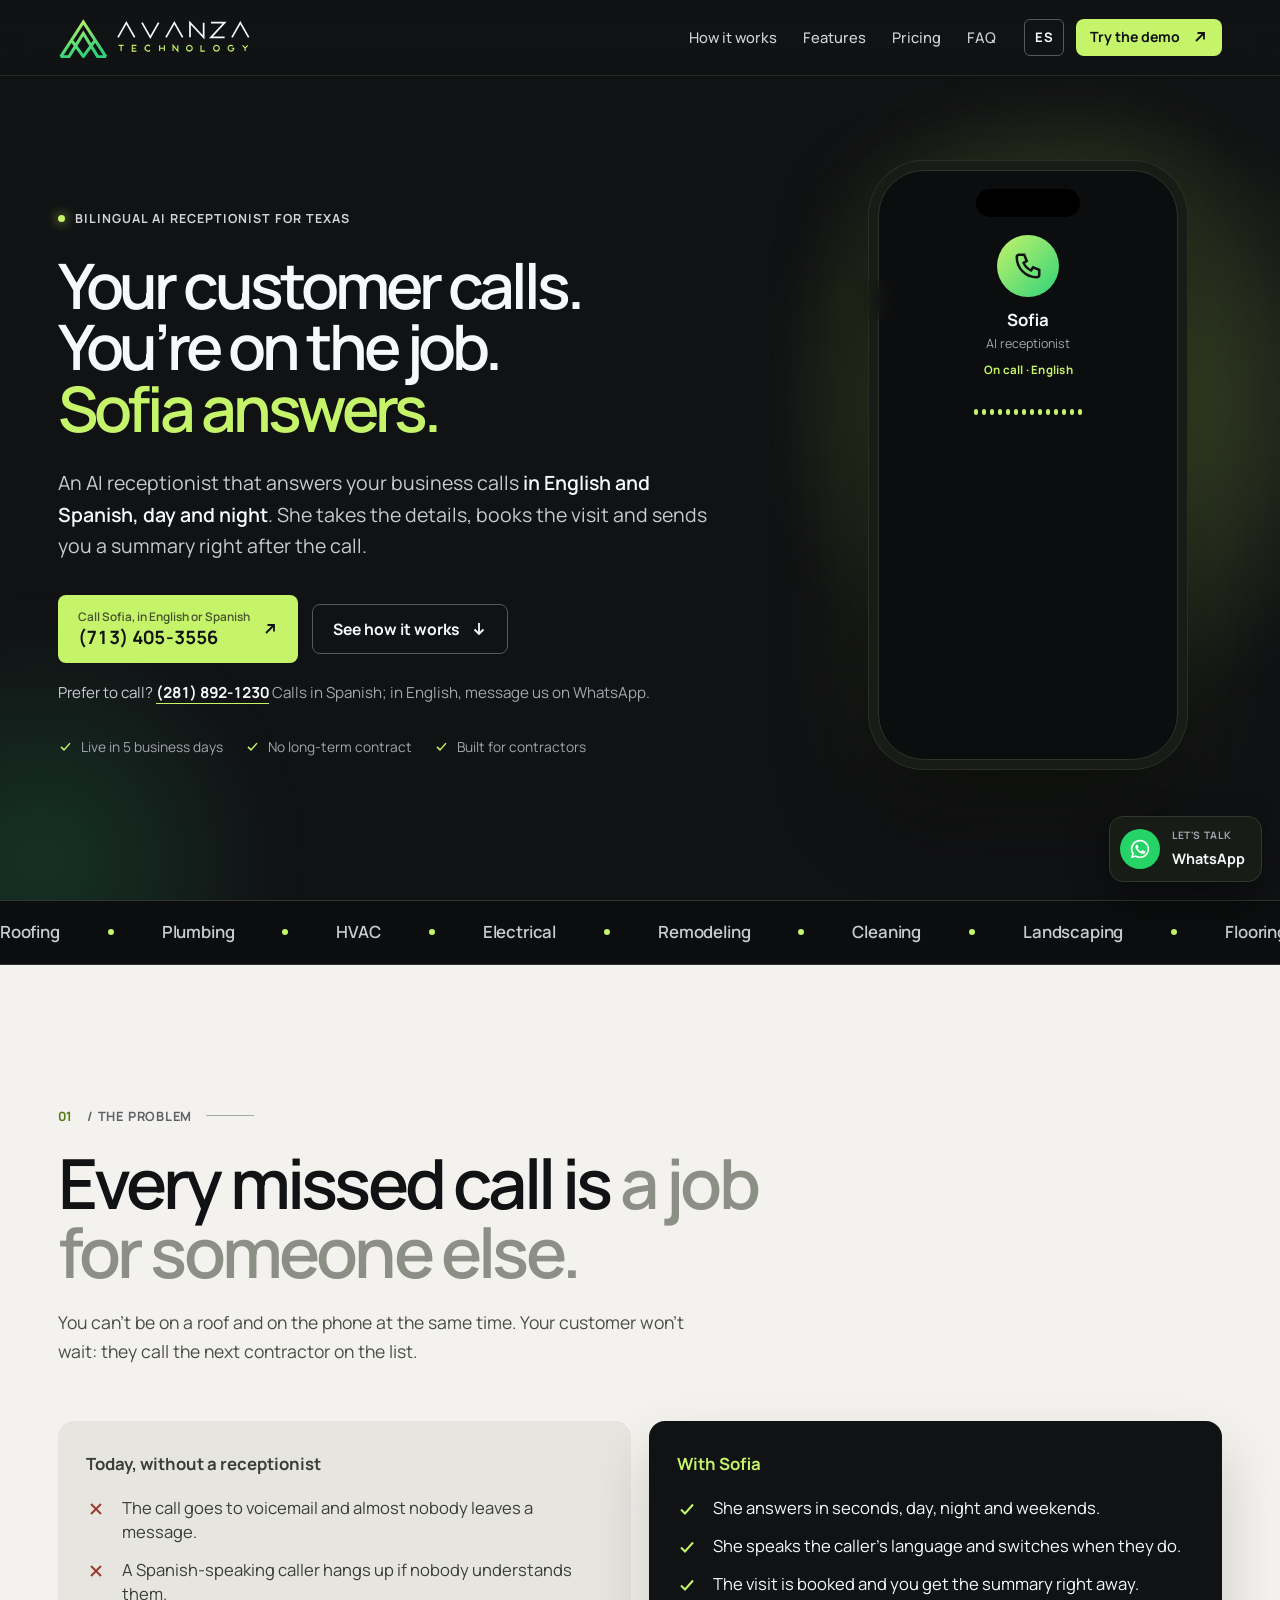
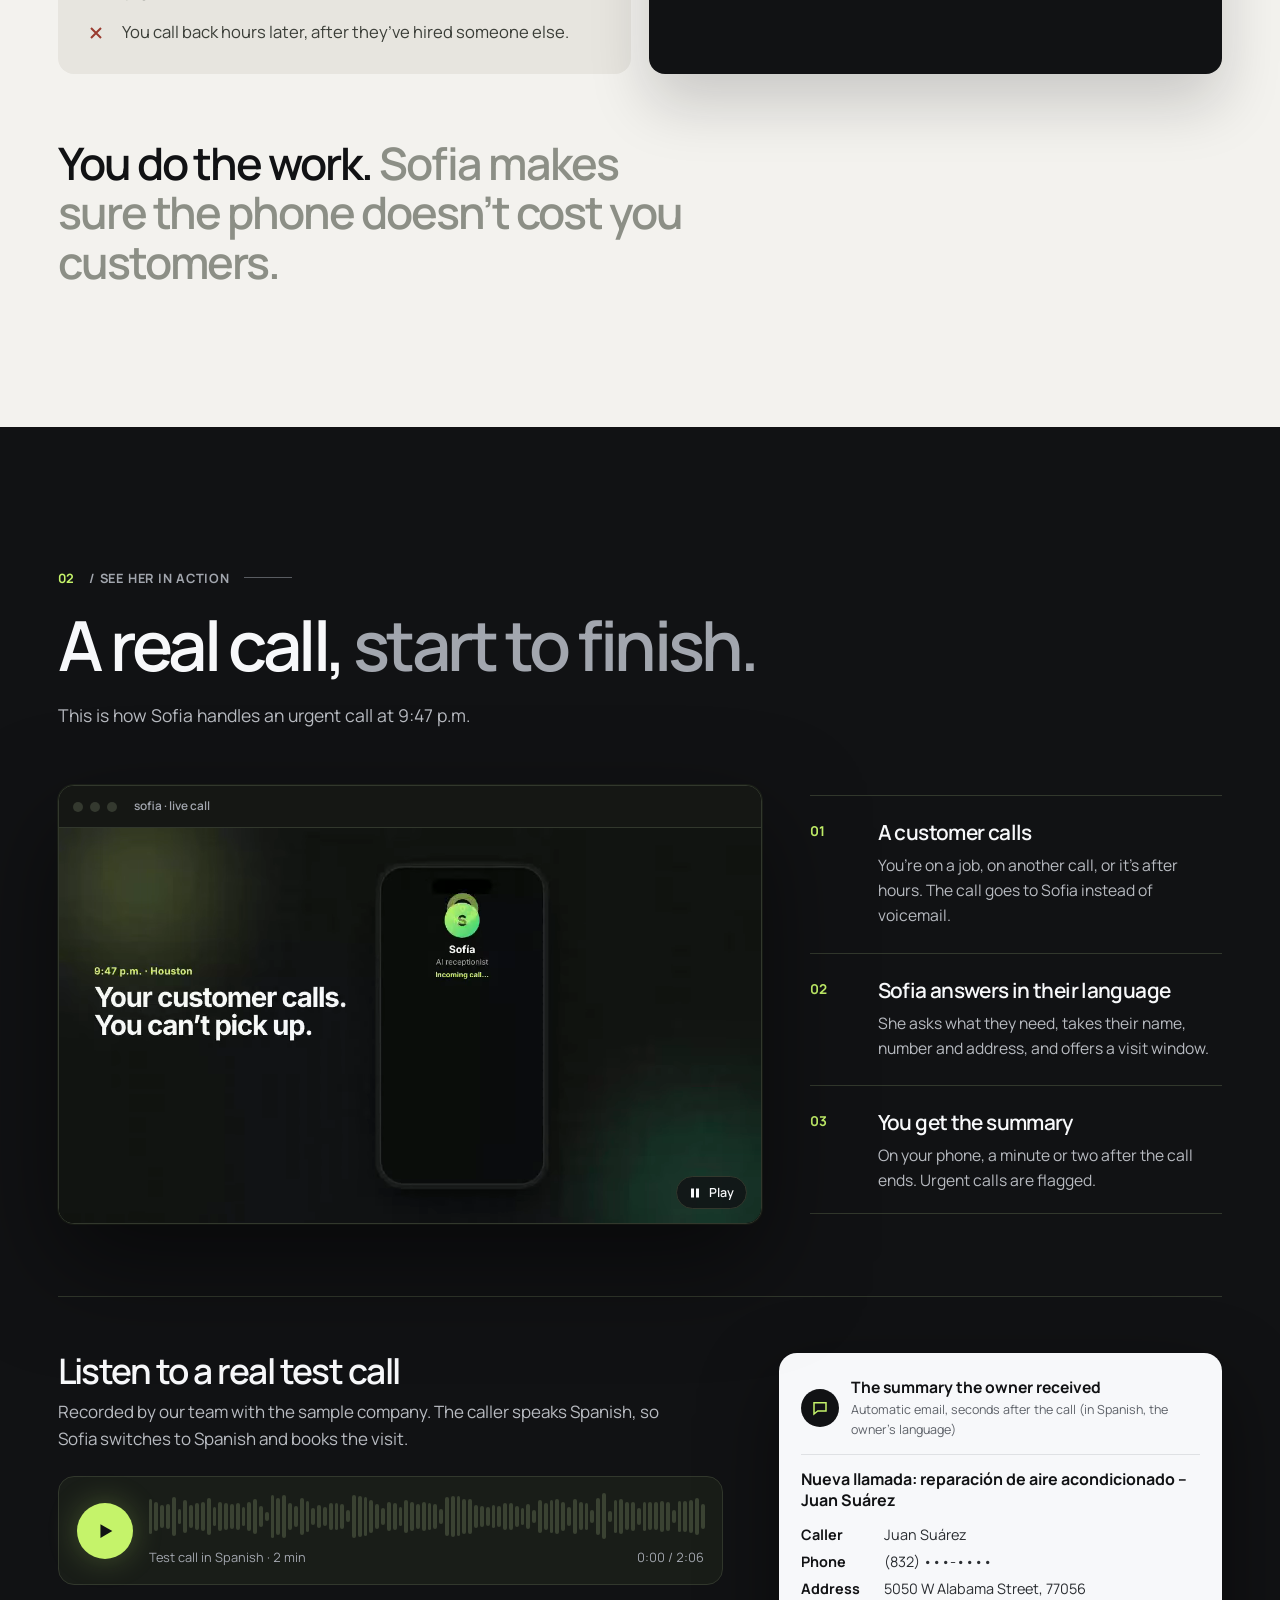
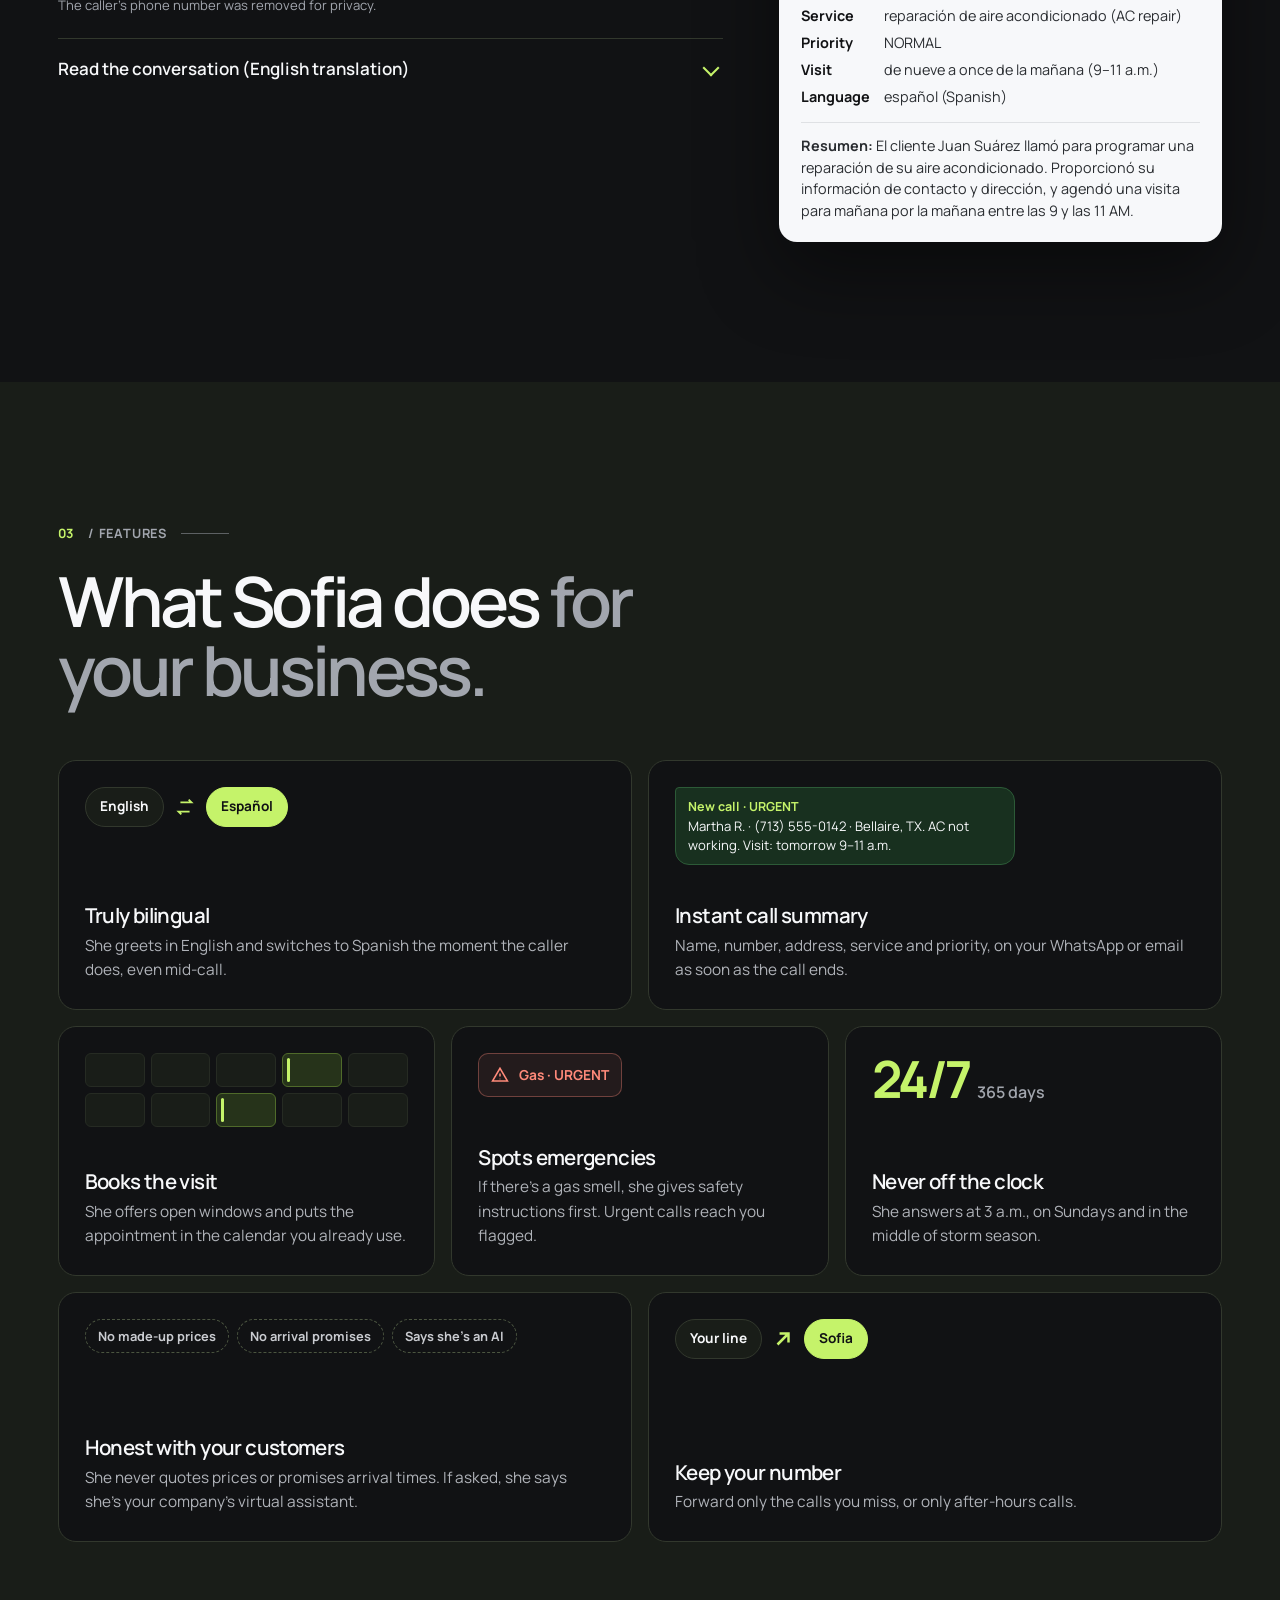
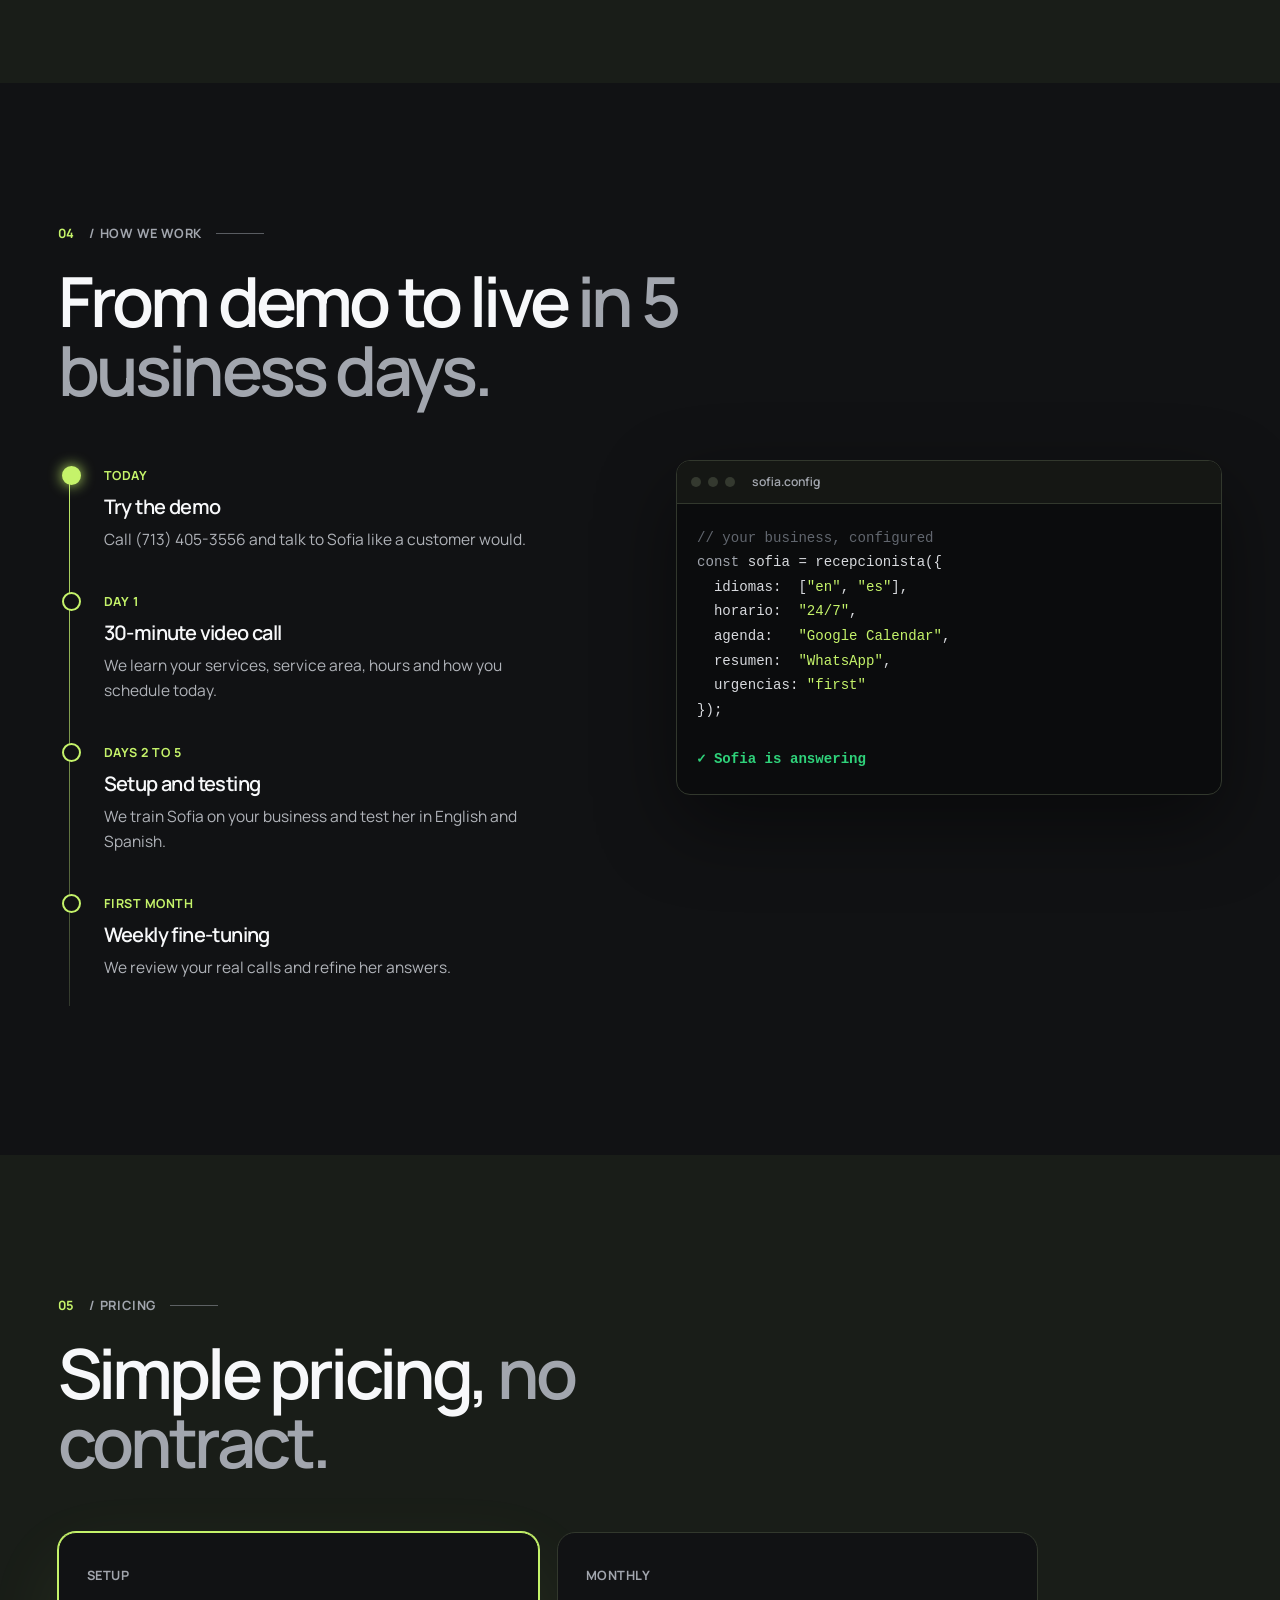
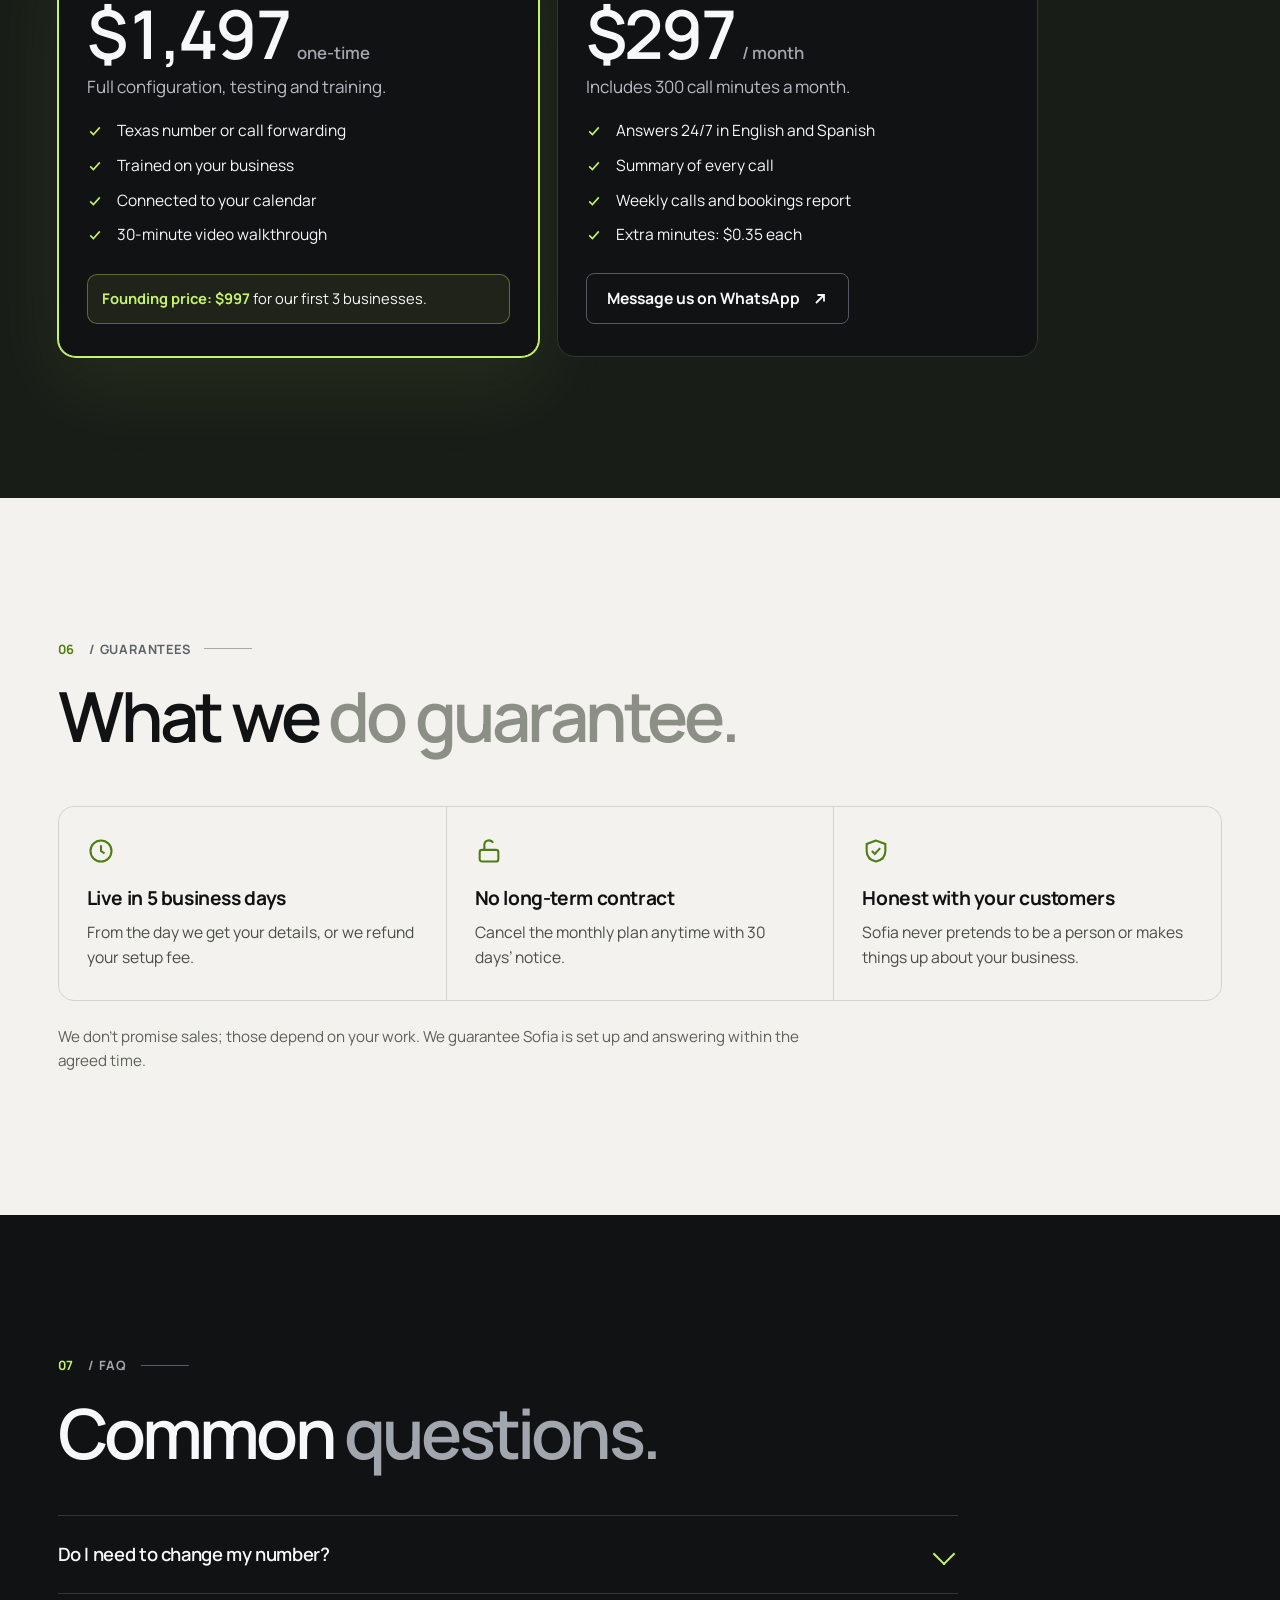
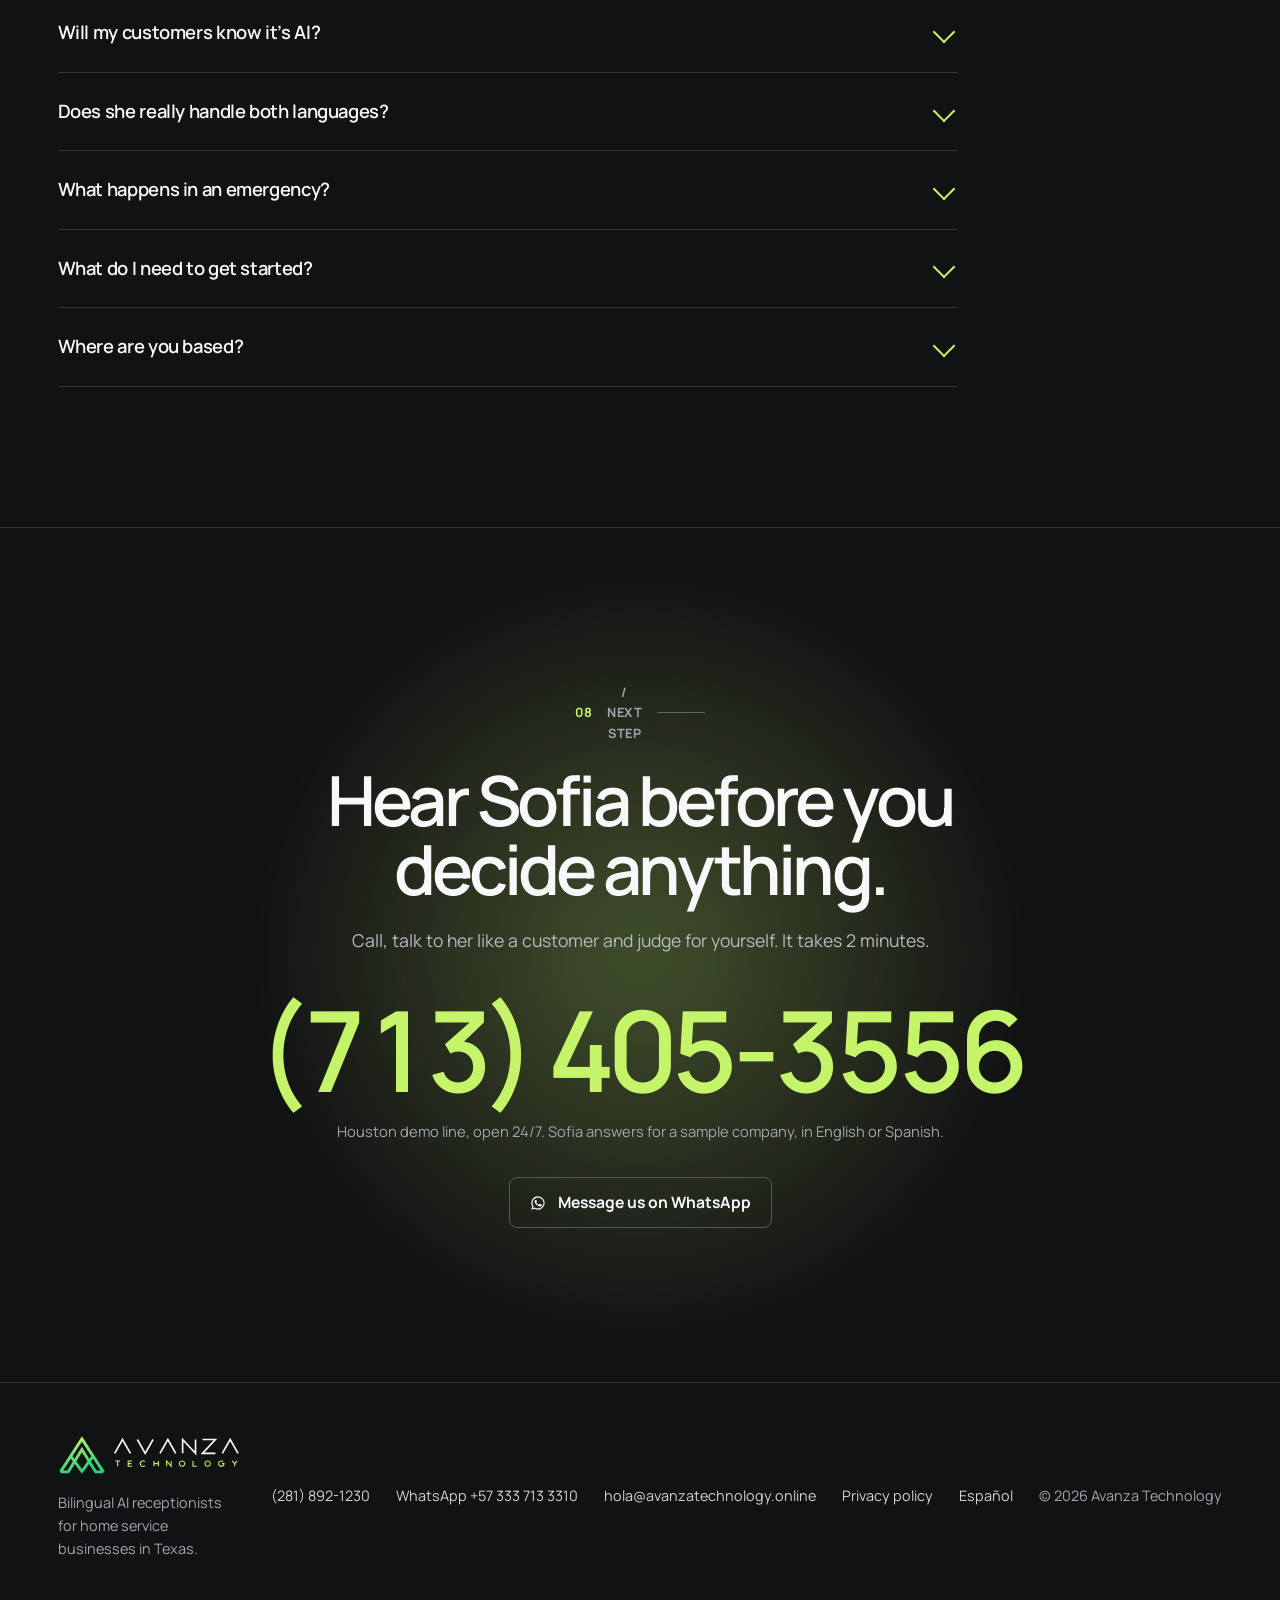
<file: en/index.html>
<!doctype html>
<html lang="en">
<head>
<meta charset="utf-8">
<meta name="viewport" content="width=device-width, initial-scale=1">
<title>Avanza Technology | Bilingual AI receptionist for Texas contractors</title>
<meta name="description" content="Sofia answers your business calls in English and Spanish, 24/7. She books the visit and sends you a summary. For home service contractors in Texas.">
<link rel="canonical" href="https://avanzatechnology.online/en/">
<link rel="alternate" hreflang="es" href="https://avanzatechnology.online/">
<link rel="alternate" hreflang="en" href="https://avanzatechnology.online/en/">
<link rel="alternate" hreflang="x-default" href="https://avanzatechnology.online/">
<meta property="og:type" content="website">
<meta property="og:title" content="Avanza Technology | Bilingual AI receptionist for Texas contractors">
<meta property="og:description" content="Sofia answers your business calls in English and Spanish, 24/7. She books the visit and sends you a summary. For home service contractors in Texas.">
<meta property="og:image" content="https://avanzatechnology.online/assets/og-en.png">
<meta property="og:url" content="https://avanzatechnology.online/en/">
<meta name="twitter:card" content="summary_large_image">
<meta name="theme-color" content="#111214">
<link rel="icon" type="image/svg+xml" href="../assets/icono.svg">
<link rel="apple-touch-icon" href="../assets/icono-180.png">
<link rel="preconnect" href="https://fonts.googleapis.com">
<link rel="preconnect" href="https://fonts.gstatic.com" crossorigin>
<link href="https://fonts.googleapis.com/css2?family=Manrope:wght@400;500;600;700;800&display=swap" rel="stylesheet">
<link rel="stylesheet" href="../assets/site.css?v=164a043a">
<script>document.documentElement.classList.add('js');</script>
</head>
<body>
<a class="skip" href="#main">Skip to content</a>
<header class="site-header">
  <div class="wrap">
    <a class="brand" href="./" aria-label="Avanza Technology"><svg xmlns="http://www.w3.org/2000/svg" viewBox="0 0 292 60" role="img" aria-label="Avanza Technology"><defs><linearGradient id="g-dark-horizontal" x1="0" y1="0" x2="0.35" y2="1"><stop offset="0" stop-color="#C5F36A"/><stop offset="1" stop-color="#2FD27A"/></linearGradient></defs><path d="M4.00,58.36 L38.00,6.00 L72.00,58.36 M4.00,58.36 L16.24,58.36 L38.00,23.00 L59.76,58.36 L72.00,58.36 M19.98,33.20 L38.00,57.68 L56.02,33.20" fill="none" stroke="url(#g-dark-horizontal)" stroke-width="4.60" stroke-linejoin="miter" stroke-miterlimit="10" stroke-linecap="butt"/><g fill="none" stroke="#F7F8FA" stroke-width="2.6" stroke-linejoin="miter" stroke-linecap="butt"><path transform="translate(90.00,7.00)" d="M0,22 L12.5,0 L25,22"/><path transform="translate(126.00,7.00)" d="M0,0 L12.5,22 L25,0"/><path transform="translate(162.00,7.00)" d="M0,22 L12.5,0 L25,22"/><path transform="translate(198.00,7.00)" d="M0,22 L0,0 L20.5,22 L20.5,0"/><path transform="translate(229.50,7.00)" d="M0,0 L20.5,0 L0,22 L20.5,22"/><path transform="translate(261.00,7.00)" d="M0,22 L12.5,0 L25,22"/></g><g fill="none" stroke="#C5F36A" stroke-width="1.7" stroke-linejoin="miter" stroke-linecap="butt"><path transform="translate(91.00,41.00)" d="M0,0 H7.4399999999999995 M3.7199999999999998,0 V8.6"/><path transform="translate(111.48,41.00)" d="M6.2,0 H0 V8.6 H6.2 M0,4.3 H5.084"/><path transform="translate(130.72,41.00)" d="M7.31,1.2469999999999999 A4.3,4.3 0 1 0 7.31,7.353"/><path transform="translate(152.44,41.00)" d="M0,0 V8.6 M7.13,0 V8.6 M0,4.3 H7.13"/><path transform="translate(172.60,41.00)" d="M0,8.6 L0,0 L7.13,8.6 L7.13,0"/><path transform="translate(192.77,41.00)" d="M4.3,0 A4.3,4.3 0 1 1 4.29,0 Z"/><path transform="translate(214.49,41.00)" d="M0,0 V8.6 H5.89"/><path transform="translate(233.42,41.00)" d="M4.3,0 A4.3,4.3 0 1 1 4.29,0 Z"/><path transform="translate(255.14,41.00)" d="M7.31,1.2469999999999999 A4.3,4.3 0 1 0 8.6,4.31 H5.3"/><path transform="translate(276.86,41.00)" d="M0,0 L3.875,4.3 L7.75,0 M3.875,4.3 V8.6"/></g></svg></a>
    <nav class="nav" aria-label="Main"><a href="#como">How it works</a><a href="#funciones">Features</a><a href="#precios">Pricing</a><a href="#preguntas">FAQ</a></nav>
    <div class="head-actions">
      <a class="lang" href="../" hreflang="es" lang="es" aria-label="Español">ES</a>
      <a class="btn btn-lime btn-sm" href="tel:+17134053556">Try the demo<svg viewBox="0 0 16 16" fill="none" stroke="currentColor" stroke-width="1.8" aria-hidden="true"><path d="M4 12 12 4M5.5 4H12v6.5"/></svg></a>
    </div>
  </div>
</header>
<main id="main">
<section class="hero" aria-labelledby="hero-title">
  <canvas id="rain" aria-hidden="true"></canvas>
  <div class="glow glow-a"></div><div class="glow glow-b"></div>
  <div class="wrap">
    <div class="hero-copy">
      <p class="eyebrow">Bilingual AI receptionist for Texas</p>
      <h1 id="hero-title"><span>Your customer calls.</span><span>You’re on the job.</span><span class=hl>Sofia answers.</span></h1>
      <p class="lede">An AI receptionist that answers your business calls <strong>in English and Spanish, day and night</strong>. She takes the details, books the visit and sends you a summary right after the call.</p>
      <div class="ctas">
        <a class="btn btn-lime call-btn" href="tel:+17134053556"><span><small>Call Sofia, in English or Spanish</small><b>(713) 405-3556</b></span><svg viewBox="0 0 16 16" fill="none" stroke="currentColor" stroke-width="1.8" aria-hidden="true"><path d="M4 12 12 4M5.5 4H12v6.5"/></svg></a>
        <a class="btn btn-line" href="#como">See how it works<svg viewBox="0 0 16 16" fill="none" stroke="currentColor" stroke-width="1.8" aria-hidden="true"><path d="M8 2v11M3.5 8.5 8 13l4.5-4.5"/></svg></a>
      </div>
      <p class="call-alt">Prefer to call? <a href="tel:+12818921230">(281) 892-1230</a> <span>Calls in Spanish; in English, message us on WhatsApp.</span></p>
      <ul class="micro"><li><svg viewBox="0 0 20 20" fill="none" stroke="currentColor" stroke-width="2" aria-hidden="true"><path d="m4 10.5 4 4 8-9"/></svg>Live in 5 business days</li><li><svg viewBox="0 0 20 20" fill="none" stroke="currentColor" stroke-width="2" aria-hidden="true"><path d="m4 10.5 4 4 8-9"/></svg>No long-term contract</li><li><svg viewBox="0 0 20 20" fill="none" stroke="currentColor" stroke-width="2" aria-hidden="true"><path d="m4 10.5 4 4 8-9"/></svg>Built for contractors</li></ul>
    </div>
    <div class="stage" aria-label="Demo: a call answered by Sofia" role="img">
      <div class="device live" id="device">
        <div class="island"></div>
        <div class="caller"><div class="av"><svg viewBox="0 0 24 24" fill="none" stroke="currentColor" stroke-width="2" aria-hidden="true"><path d="M5 3h4l2 5-2.5 1.5a11 11 0 0 0 6 6L16 13l5 2v4a2 2 0 0 1-2 2A16 16 0 0 1 3 5a2 2 0 0 1 2-2"/></svg></div><b>Sofia</b><span>AI receptionist</span><em id="call-status">On call · Spanish</em></div>
        <div class="bars" aria-hidden="true"><i></i><i></i><i></i><i></i><i></i><i></i><i></i><i></i><i></i><i></i><i></i><i></i><i></i><i></i></div>
        <div class="thread" id="thread"><div class="msg ai"><small>Sofia</small>Thanks for calling, this is Sofia. How can I help you?</div><div class="msg cl"><small>Caller</small>My AC stopped working and it’s really hot.</div><div class="msg ai"><small>Sofia</small>I’m sorry. Is anyone at home elderly or unwell?</div><div class="msg cl"><small>Caller</small>Yes, my mom is 80. ¿Habla español?</div><div class="msg ai"><small>Sofia</small>¡Claro! Lo marco como urgente. ¿Me da su dirección?</div></div>
      </div>
      <div class="float lang-chip" aria-hidden="true"><span class="on">EN</span><svg viewBox="0 0 24 24" fill="none" stroke="currentColor" stroke-width="2" aria-hidden="true"><path d="M7 7h12l-3-3M17 17H5l3 3"/></svg><span>ES</span></div>
      <div class="float summary-card show" id="summary-card">
        <h3><svg viewBox="0 0 24 24" fill="none" stroke="currentColor" stroke-width="2" aria-hidden="true"><path d="M4 5h16v11H9l-5 4z"/></svg>Summary sent to the owner</h3>
        <p>AC not working. Elderly person at home.</p>
        <dl><dt>Priority</dt><dd><span class="tag-urgent">URGENT</span></dd><dt>Visit</dt><dd>Tomorrow, 9–11 a.m.</dd><dt>Language</dt><dd>English and Spanish</dd></dl>
      </div>
    </div>
  </div>
  <script type="application/json" id="call-script">{"ring": "Incoming call…", "liveEn": "On call · English", "liveEs": "On call · Spanish", "ended": "Call ended", "lines": [["ai", "Sofia", "Thanks for calling, this is Sofia. How can I help you?"], ["cl", "Caller", "My AC stopped working and it’s really hot."], ["ai", "Sofia", "I’m sorry. Is anyone at home elderly or unwell?"], ["cl", "Caller", "Yes, my mom is 80. ¿Habla español?"], ["ai", "Sofia", "¡Claro! Lo marco como urgente. ¿Me da su dirección?"]]}</script>
</section>

<div class="ticker" aria-hidden="true"><div class="row"><span>Roofing</span><span>Plumbing</span><span>HVAC</span><span>Electrical</span><span>Remodeling</span><span>Cleaning</span><span>Landscaping</span><span>Flooring</span><span>Roofing</span><span>Plumbing</span><span>HVAC</span><span>Electrical</span><span>Remodeling</span><span>Cleaning</span><span>Landscaping</span><span>Flooring</span><span>Roofing</span><span>Plumbing</span><span>HVAC</span><span>Electrical</span><span>Remodeling</span><span>Cleaning</span><span>Landscaping</span><span>Flooring</span><span>Roofing</span><span>Plumbing</span><span>HVAC</span><span>Electrical</span><span>Remodeling</span><span>Cleaning</span><span>Landscaping</span><span>Flooring</span></div></div>

<section class="section paper" aria-labelledby="s1">
  <div class="wrap">
    <p class="sec-num"><b>01</b> / The problem</p>
    <h2 class="h2" id="s1">Every missed call is <span class="soft">a job for someone else.</span></h2>
    <p class="sub">You can’t be on a roof and on the phone at the same time. Your customer won’t wait: they call the next contractor on the list.</p>
    <div class="compare">
      <div class="col before"><h3>Today, without a receptionist</h3><ul><li><svg viewBox="0 0 20 20" fill="none" stroke="currentColor" stroke-width="2" aria-hidden="true"><path d="M5 5l10 10M15 5 5 15"/></svg><span>The call goes to voicemail and almost nobody leaves a message.</span></li><li><svg viewBox="0 0 20 20" fill="none" stroke="currentColor" stroke-width="2" aria-hidden="true"><path d="M5 5l10 10M15 5 5 15"/></svg><span>A Spanish-speaking caller hangs up if nobody understands them.</span></li><li><svg viewBox="0 0 20 20" fill="none" stroke="currentColor" stroke-width="2" aria-hidden="true"><path d="M5 5l10 10M15 5 5 15"/></svg><span>You call back hours later, after they’ve hired someone else.</span></li></ul></div>
      <div class="col after"><h3>With Sofia</h3><ul><li><svg viewBox="0 0 20 20" fill="none" stroke="currentColor" stroke-width="2" aria-hidden="true"><path d="m4 10.5 4 4 8-9"/></svg><span>She answers in seconds, day, night and weekends.</span></li><li><svg viewBox="0 0 20 20" fill="none" stroke="currentColor" stroke-width="2" aria-hidden="true"><path d="m4 10.5 4 4 8-9"/></svg><span>She speaks the caller’s language and switches when they do.</span></li><li><svg viewBox="0 0 20 20" fill="none" stroke="currentColor" stroke-width="2" aria-hidden="true"><path d="m4 10.5 4 4 8-9"/></svg><span>The visit is booked and you get the summary right away.</span></li></ul></div>
    </div>
    <p class="big-quote">You do the work. <span>Sofia makes sure the phone doesn’t cost you customers.</span></p>
  </div>
</section>

<section class="section" id="como" aria-labelledby="s2">
  <div class="wrap">
    <p class="sec-num"><b>02</b> / See her in action</p>
    <h2 class="h2" id="s2">A real call, <span class="soft">start to finish.</span></h2>
    <p class="sub">This is how Sofia handles an urgent call at 9:47 p.m.</p>
    <div class="video-grid">
      <figure class="screen" style="margin:0">
        <div class="chrome"><i></i><i></i><i></i><span>sofia · live call</span></div>
        <video id="demo-video" autoplay muted loop playsinline preload="metadata" poster="../assets/poster-en.jpg" aria-label="Demo: a call answered by Sofia">
          <source src="../assets/demo-en.mp4" type="video/mp4">
          <source src="../assets/demo-en.webm" type="video/webm">
        </video>
        <button class="vid-toggle" id="vid-toggle" type="button" data-play="Play" data-pause="Pause"><svg viewBox="0 0 12 12" fill="currentColor" aria-hidden="true"><rect x="2" y="1.5" width="3" height="9"/><rect x="7" y="1.5" width="3" height="9"/></svg><span>Pause</span></button>
      </figure>
      <ol class="steps"><li><div><h3>A customer calls</h3><p>You’re on a job, on another call, or it’s after hours. The call goes to Sofia instead of voicemail.</p></div></li><li><div><h3>Sofia answers in their language</h3><p>She asks what they need, takes their name, number and address, and offers a visit window.</p></div></li><li><div><h3>You get the summary</h3><p>On your phone, a minute or two after the call ends. Urgent calls are flagged.</p></div></li></ol>
    </div>
    <div class="audio-demo">
      <div class="audio-copy">
        <h3 class="audio-h">Listen to a real test call</h3>
        <p class="audio-p">Recorded by our team with the sample company. The caller speaks Spanish, so Sofia switches to Spanish and books the visit.</p>
        <div class="player" id="player" data-play="Play the call" data-pause="Pause the call">
          <button class="play" type="button" id="aud-btn" aria-label="Play the call"><svg class="i-play" viewBox="0 0 24 24" fill="currentColor" aria-hidden="true"><path d="M7 4.5v15l13-7.5z"/></svg><svg class="i-pause" viewBox="0 0 24 24" fill="currentColor" aria-hidden="true"><rect x="6" y="4.5" width="4" height="15"/><rect x="14" y="4.5" width="4" height="15"/></svg></button>
          <div class="wave-wrap">
            <div class="wave" id="aud-wave" aria-hidden="true"><i style="height:76%"></i><i style="height:62%"></i><i style="height:52%"></i><i style="height:53%"></i><i style="height:86%"></i><i style="height:33%"></i><i style="height:71%"></i><i style="height:50%"></i><i style="height:58%"></i><i style="height:63%"></i><i style="height:81%"></i><i style="height:42%"></i><i style="height:63%"></i><i style="height:57%"></i><i style="height:55%"></i><i style="height:58%"></i><i style="height:42%"></i><i style="height:63%"></i><i style="height:75%"></i><i style="height:47%"></i><i style="height:19%"></i><i style="height:95%"></i><i style="height:82%"></i><i style="height:92%"></i><i style="height:60%"></i><i style="height:45%"></i><i style="height:80%"></i><i style="height:66%"></i><i style="height:36%"></i><i style="height:51%"></i><i style="height:43%"></i><i style="height:58%"></i><i style="height:59%"></i><i style="height:53%"></i><i style="height:26%"></i><i style="height:94%"></i><i style="height:88%"></i><i style="height:85%"></i><i style="height:70%"></i><i style="height:54%"></i><i style="height:37%"></i><i style="height:62%"></i><i style="height:57%"></i><i style="height:42%"></i><i style="height:70%"></i><i style="height:63%"></i><i style="height:53%"></i><i style="height:64%"></i><i style="height:57%"></i><i style="height:54%"></i><i style="height:33%"></i><i style="height:84%"></i><i style="height:88%"></i><i style="height:87%"></i><i style="height:76%"></i><i style="height:77%"></i><i style="height:50%"></i><i style="height:47%"></i><i style="height:43%"></i><i style="height:48%"></i><i style="height:47%"></i><i style="height:60%"></i><i style="height:60%"></i><i style="height:45%"></i><i style="height:35%"></i><i style="height:54%"></i><i style="height:29%"></i><i style="height:72%"></i><i style="height:60%"></i><i style="height:71%"></i><i style="height:75%"></i><i style="height:63%"></i><i style="height:41%"></i><i style="height:75%"></i><i style="height:61%"></i><i style="height:60%"></i><i style="height:30%"></i><i style="height:81%"></i><i style="height:100%"></i><i style="height:25%"></i><i style="height:70%"></i><i style="height:76%"></i><i style="height:61%"></i><i style="height:62%"></i><i style="height:37%"></i><i style="height:63%"></i><i style="height:61%"></i><i style="height:61%"></i><i style="height:66%"></i><i style="height:65%"></i><i style="height:27%"></i><i style="height:66%"></i><i style="height:68%"></i><i style="height:70%"></i><i style="height:81%"></i><i style="height:56%"></i><span class="wave-progress" id="aud-prog"><i style="height:76%"></i><i style="height:62%"></i><i style="height:52%"></i><i style="height:53%"></i><i style="height:86%"></i><i style="height:33%"></i><i style="height:71%"></i><i style="height:50%"></i><i style="height:58%"></i><i style="height:63%"></i><i style="height:81%"></i><i style="height:42%"></i><i style="height:63%"></i><i style="height:57%"></i><i style="height:55%"></i><i style="height:58%"></i><i style="height:42%"></i><i style="height:63%"></i><i style="height:75%"></i><i style="height:47%"></i><i style="height:19%"></i><i style="height:95%"></i><i style="height:82%"></i><i style="height:92%"></i><i style="height:60%"></i><i style="height:45%"></i><i style="height:80%"></i><i style="height:66%"></i><i style="height:36%"></i><i style="height:51%"></i><i style="height:43%"></i><i style="height:58%"></i><i style="height:59%"></i><i style="height:53%"></i><i style="height:26%"></i><i style="height:94%"></i><i style="height:88%"></i><i style="height:85%"></i><i style="height:70%"></i><i style="height:54%"></i><i style="height:37%"></i><i style="height:62%"></i><i style="height:57%"></i><i style="height:42%"></i><i style="height:70%"></i><i style="height:63%"></i><i style="height:53%"></i><i style="height:64%"></i><i style="height:57%"></i><i style="height:54%"></i><i style="height:33%"></i><i style="height:84%"></i><i style="height:88%"></i><i style="height:87%"></i><i style="height:76%"></i><i style="height:77%"></i><i style="height:50%"></i><i style="height:47%"></i><i style="height:43%"></i><i style="height:48%"></i><i style="height:47%"></i><i style="height:60%"></i><i style="height:60%"></i><i style="height:45%"></i><i style="height:35%"></i><i style="height:54%"></i><i style="height:29%"></i><i style="height:72%"></i><i style="height:60%"></i><i style="height:71%"></i><i style="height:75%"></i><i style="height:63%"></i><i style="height:41%"></i><i style="height:75%"></i><i style="height:61%"></i><i style="height:60%"></i><i style="height:30%"></i><i style="height:81%"></i><i style="height:100%"></i><i style="height:25%"></i><i style="height:70%"></i><i style="height:76%"></i><i style="height:61%"></i><i style="height:62%"></i><i style="height:37%"></i><i style="height:63%"></i><i style="height:61%"></i><i style="height:61%"></i><i style="height:66%"></i><i style="height:65%"></i><i style="height:27%"></i><i style="height:66%"></i><i style="height:68%"></i><i style="height:70%"></i><i style="height:81%"></i><i style="height:56%"></i></span></div>
            <div class="aud-meta"><span>Test call in Spanish · 2 min</span><span id="aud-time">0:00 / 2:06</span></div>
          </div>
          <audio id="aud" preload="none" controls src="../assets/llamada-prueba-es.mp3"></audio>
        </div>
        <p class="aud-note">The caller’s phone number was removed for privacy.</p>
        <details class="transcript"><summary>Read the conversation (English translation)</summary><div class="tr-body"><p class="tr-line ai"><b>Sofia</b>Thanks for calling Avanza Demo Home Services, this is Sofia. How can I help you today? If you prefer, you can speak to me in Spanish.</p><p class="tr-line cl"><b>Caller</b>Hi Sofia, good evening.</p><p class="tr-line ai"><b>Sofia</b>Good evening. Thanks for calling Avanza Demo Home Services. I’m Sofia, the company’s virtual assistant. How can I help you today?</p><p class="tr-line cl"><b>Caller</b>I need a quote for an AC repair.</p><p class="tr-line ai"><b>Sofia</b>I’d be glad to help. First, how urgent is it? For example, is anyone elderly, a baby or someone ill at home without AC?</p><p class="tr-line cl"><b>Caller</b>No, it’s not that urgent, but I do need it fixed because it’s not working well.</p><p class="tr-line ai"><b>Sofia</b>Understood. It’s not an emergency, so we’ll handle it as a regular request. Can I have your full name?</p><p class="tr-line cl"><b>Caller</b>Juan Suárez.</p><p class="tr-note">[The phone number was removed for privacy.]</p><p class="tr-line ai"><b>Sofia</b>Perfect, thank you. What is the service address, including the ZIP code?</p><p class="tr-line cl"><b>Caller</b>It’s 5050 W Alabama Street, 77056.</p><p class="tr-line ai"><b>Sofia</b>Let me confirm the address: 5050 West Alabama Street, ZIP code 77056. Is that correct?</p><p class="tr-line cl"><b>Caller</b>Yes, that’s correct.</p><p class="tr-line ai"><b>Sofia</b>Thank you, Juan. That address is in the Houston area. I can offer two windows for tomorrow’s visit: 9 to 11 a.m. or 2 to 4 p.m. Which do you prefer?</p><p class="tr-line cl"><b>Caller</b>The morning.</p><p class="tr-line ai"><b>Sofia</b>Perfect, Juan. You’re scheduled for tomorrow from 9 to 11 a.m. The team will contact you to confirm. Is there anything else I can help with?</p><p class="tr-line cl"><b>Caller</b>No, that’s all, thank you very much.</p><p class="tr-line ai"><b>Sofia</b>It was a pleasure helping you, Juan. Have a great night, and I hope your AC is working well again soon.</p></div></details>
      </div>
      <aside class="mail-card" aria-label="The summary the owner received">
        <div class="mail-head"><span class="mail-ico"><svg viewBox="0 0 24 24" fill="none" stroke="currentColor" stroke-width="2" aria-hidden="true"><path d="M4 5h16v11H9l-5 4z"/></svg></span><div><b>The summary the owner received</b><small>Automatic email, seconds after the call (in Spanish, the owner’s language)</small></div></div>
        <p class="mail-subject">Nueva llamada: reparación de aire acondicionado – Juan Suárez</p>
        <dl><dt>Caller</dt><dd>Juan Suárez</dd><dt>Phone</dt><dd>(832) •••-••••</dd><dt>Address</dt><dd>5050 W Alabama Street, 77056</dd><dt>Service</dt><dd>reparación de aire acondicionado (AC repair)</dd><dt>Priority</dt><dd>NORMAL</dd><dt>Visit</dt><dd>de nueve a once de la mañana (9–11 a.m.)</dd><dt>Language</dt><dd>español (Spanish)</dd></dl>
        <p class="mail-sum"><b>Resumen:</b> El cliente Juan Suárez llamó para programar una reparación de su aire acondicionado. Proporcionó su información de contacto y dirección, y agendó una visita para mañana por la mañana entre las 9 y las 11 AM.</p>
      </aside>
    </div>
  </div>
</section>

<section class="section surface" id="funciones" aria-labelledby="s3">
  <div class="wrap">
    <p class="sec-num"><b>03</b> / Features</p>
    <h2 class="h2" id="s3">What Sofia does <span class="soft">for your business.</span></h2>
    <div class="bento"><article class="card wide"><div class="viz viz-lang"><span class="pill">English</span><svg viewBox="0 0 24 24" fill="none" stroke="currentColor" stroke-width="2" aria-hidden="true"><path d="M7 7h12l-3-3M17 17H5l3 3"/></svg><span class="pill on">Español</span></div><h3>Truly bilingual</h3><p>She greets in English and switches to Spanish the moment the caller does, even mid-call.</p></article><article class="card wide"><div class="viz viz-wa"><b>New call · URGENT</b>Martha R. · (713) 555-0142 · Bellaire, TX. AC not working. Visit: tomorrow 9–11 a.m.</div><h3>Instant call summary</h3><p>Name, number, address, service and priority, on your WhatsApp or email as soon as the call ends.</p></article><article class="card "><div class="viz viz-cal" aria-hidden="true"><i></i><i></i><i></i><i class="b"></i><i></i><i></i><i></i><i class="b"></i><i></i><i></i></div><h3>Books the visit</h3><p>She offers open windows and puts the appointment in the calendar you already use.</p></article><article class="card "><div class="viz viz-alert"><svg viewBox="0 0 24 24" fill="none" stroke="currentColor" stroke-width="2" aria-hidden="true"><path d="M12 3 2 20h20zM12 10v4M12 17v.5"/></svg>Gas · URGENT</div><h3>Spots emergencies</h3><p>If there’s a gas smell, she gives safety instructions first. Urgent calls reach you flagged.</p></article><article class="card "><div class="viz viz-clock">24/7<span>365 days</span></div><h3>Never off the clock</h3><p>She answers at 3 a.m., on Sundays and in the middle of storm season.</p></article><article class="card wide"><div class="viz viz-no"><span>No made-up prices</span><span>No arrival promises</span><span>Says she’s an AI</span></div><h3>Honest with your customers</h3><p>She never quotes prices or promises arrival times. If asked, she says she’s your company’s virtual assistant.</p></article><article class="card wide"><div class="viz viz-lang"><span class="pill">Your line</span><svg viewBox="0 0 16 16" fill="none" stroke="currentColor" stroke-width="1.8" aria-hidden="true"><path d="M4 12 12 4M5.5 4H12v6.5"/></svg><span class="pill on">Sofia</span></div><h3>Keep your number</h3><p>Forward only the calls you miss, or only after-hours calls.</p></article></div>
  </div>
</section>

<section class="section" aria-labelledby="s4">
  <div class="wrap">
    <p class="sec-num"><b>04</b> / How we work</p>
    <h2 class="h2" id="s4">From demo to live <span class="soft">in 5 business days.</span></h2>
    <div class="process">
      <ol class="timeline"><li><span class="when">Today</span><h3>Try the demo</h3><p>Call (713) 405-3556 and talk to Sofia like a customer would.</p></li><li><span class="when">Day 1</span><h3>30-minute video call</h3><p>We learn your services, service area, hours and how you schedule today.</p></li><li><span class="when">Days 2 to 5</span><h3>Setup and testing</h3><p>We train Sofia on your business and test her in English and Spanish.</p></li><li><span class="when">First month</span><h3>Weekly fine-tuning</h3><p>We review your real calls and refine her answers.</p></li></ol>
      <div class="terminal" aria-hidden="true">
        <div class="chrome"><i></i><i></i><i></i><span>sofia.config</span></div>
<pre><span class="c">// your business, configured</span>
<span class="k">const</span> sofia = recepcionista({
  idiomas:  [<span class="s">"en"</span>, <span class="s">"es"</span>],
  horario:  <span class="s">"24/7"</span>,
  agenda:   <span class="s">"Google Calendar"</span>,
  resumen:  <span class="s">"WhatsApp"</span>,
  urgencias: <span class="s">"first"</span>
});

<span class="ok">✓ Sofia is answering</span></pre>
      </div>
    </div>
  </div>
</section>

<section class="section surface" id="precios" aria-labelledby="s5">
  <div class="wrap">
    <p class="sec-num"><b>05</b> / Pricing</p>
    <h2 class="h2" id="s5">Simple pricing, <span class="soft">no contract.</span></h2>
    <div class="prices">
      <div class="price main"><span class="label">Setup</span><p class="amount">$1,497<small>one-time</small></p><p>Full configuration, testing and training.</p>
        <ul><li><svg viewBox="0 0 20 20" fill="none" stroke="currentColor" stroke-width="2" aria-hidden="true"><path d="m4 10.5 4 4 8-9"/></svg><span>Texas number or call forwarding</span></li><li><svg viewBox="0 0 20 20" fill="none" stroke="currentColor" stroke-width="2" aria-hidden="true"><path d="m4 10.5 4 4 8-9"/></svg><span>Trained on your business</span></li><li><svg viewBox="0 0 20 20" fill="none" stroke="currentColor" stroke-width="2" aria-hidden="true"><path d="m4 10.5 4 4 8-9"/></svg><span>Connected to your calendar</span></li><li><svg viewBox="0 0 20 20" fill="none" stroke="currentColor" stroke-width="2" aria-hidden="true"><path d="m4 10.5 4 4 8-9"/></svg><span>30-minute video walkthrough</span></li></ul><div class="founder"><b>Founding price: $997</b> for our first 3 businesses.</div></div>
      <div class="price"><span class="label">Monthly</span><p class="amount">$297<small>/ month</small></p><p>Includes 300 call minutes a month.</p>
        <ul><li><svg viewBox="0 0 20 20" fill="none" stroke="currentColor" stroke-width="2" aria-hidden="true"><path d="m4 10.5 4 4 8-9"/></svg><span>Answers 24/7 in English and Spanish</span></li><li><svg viewBox="0 0 20 20" fill="none" stroke="currentColor" stroke-width="2" aria-hidden="true"><path d="m4 10.5 4 4 8-9"/></svg><span>Summary of every call</span></li><li><svg viewBox="0 0 20 20" fill="none" stroke="currentColor" stroke-width="2" aria-hidden="true"><path d="m4 10.5 4 4 8-9"/></svg><span>Weekly calls and bookings report</span></li><li><svg viewBox="0 0 20 20" fill="none" stroke="currentColor" stroke-width="2" aria-hidden="true"><path d="m4 10.5 4 4 8-9"/></svg><span>Extra minutes: $0.35 each</span></li></ul><a class="btn btn-line" href="https://wa.me/573337133310?text=Hi%2C%20I%27d%20like%20to%20learn%20more%20about%20Sofia" style="margin-top:auto;align-self:flex-start">Message us on WhatsApp<svg viewBox="0 0 16 16" fill="none" stroke="currentColor" stroke-width="1.8" aria-hidden="true"><path d="M4 12 12 4M5.5 4H12v6.5"/></svg></a></div>
    </div>
  </div>
</section>

<section class="section paper" aria-labelledby="s6">
  <div class="wrap">
    <p class="sec-num"><b>06</b> / Guarantees</p>
    <h2 class="h2" id="s6">What we <span class="soft">do guarantee.</span></h2>
    <div class="guarantees"><div><svg viewBox="0 0 24 24" fill="none" stroke="currentColor" stroke-width="1.8" aria-hidden="true"><circle cx="12" cy="12" r="9"/><path d="M12 7v5l3 2"/></svg><h3>Live in 5 business days</h3><p>From the day we get your details, or we refund your setup fee.</p></div><div><svg viewBox="0 0 24 24" fill="none" stroke="currentColor" stroke-width="1.8" aria-hidden="true"><rect x="4" y="11" width="16" height="10" rx="2"/><path d="M8 11V7a4 4 0 0 1 7.5-2"/></svg><h3>No long-term contract</h3><p>Cancel the monthly plan anytime with 30 days’ notice.</p></div><div><svg viewBox="0 0 24 24" fill="none" stroke="currentColor" stroke-width="1.8" aria-hidden="true"><path d="M12 3 4 6v6c0 5 3.5 8 8 9 4.5-1 8-4 8-9V6z"/><path d="m8.5 12 2.5 2.5 4.5-5"/></svg><h3>Honest with your customers</h3><p>Sofia never pretends to be a person or makes things up about your business.</p></div></div>
    <p class="fine">We don’t promise sales; those depend on your work. We guarantee Sofia is set up and answering within the agreed time.</p>
  </div>
</section>

<section class="section" id="preguntas" aria-labelledby="s7">
  <div class="wrap">
    <p class="sec-num"><b>07</b> / FAQ</p>
    <h2 class="h2" id="s7">Common <span class="soft">questions.</span></h2>
    <div class="faq"><details><summary>Do I need to change my number?</summary><p>No. You can forward only the calls you miss, or only after-hours calls. If you want a new number for ads, we can set that up too.</p></details><details><summary>Will my customers know it’s AI?</summary><p>Sofia never pretends to be a person. If someone asks, she says she’s your company’s virtual assistant and that a team member will follow up.</p></details><details><summary>Does she really handle both languages?</summary><p>She switches the moment the caller does, even mid-call. The best way to judge is to call the demo line at (713) 405-3556 and try both.</p></details><details><summary>What happens in an emergency?</summary><p>She gives safety instructions first, like leaving the home and calling 911 if there’s a gas smell. Then she takes the details and sends you the call flagged as urgent.</p></details><details><summary>What do I need to get started?</summary><p>A 30-minute video call so we learn your services, service area, hours and how you schedule. We handle the rest.</p></details><details><summary>Where are you based?</summary><p>We’re a remote team working with businesses in Texas. Everything happens by phone, WhatsApp and video call in Spanish, and by WhatsApp or email in English.</p></details></div>
  </div>
</section>

<section class="final" aria-labelledby="s8">
  <div class="glow glow-a"></div>
  <div class="wrap">
    <p class="sec-num"><b>08</b> / Next step</p>
    <h2 class="h2" id="s8">Hear Sofia before you decide anything.</h2>
    <p class="sub">Call, talk to her like a customer and judge for yourself. It takes 2 minutes.</p>
    <a class="big-number" href="tel:+17134053556">(713) 405-3556</a><p class="note">Houston demo line, open 24/7. Sofia answers for a sample company, in English or Spanish.</p><a class="btn btn-line" href="https://wa.me/573337133310?text=Hi%2C%20I%27d%20like%20to%20learn%20more%20about%20Sofia"><svg viewBox="0 0 24 24" fill="currentColor" aria-hidden="true"><path d="M12 2a10 10 0 0 0-8.6 15.1L2 22l5-1.3A10 10 0 1 0 12 2m0 18.2a8.2 8.2 0 0 1-4.2-1.2l-.3-.2-3 .8.8-2.9-.2-.3A8.2 8.2 0 1 1 12 20.2m4.5-6.1c-.2-.1-1.5-.7-1.7-.8s-.4-.1-.6.1-.7.8-.8 1-.3.2-.5.1a6.7 6.7 0 0 1-3.3-2.9c-.3-.4.3-.4.8-1.4a.5.5 0 0 0 0-.5l-.8-1.9c-.2-.5-.4-.4-.6-.4h-.5a1 1 0 0 0-.7.3 3 3 0 0 0-.9 2.2 5.2 5.2 0 0 0 1.1 2.7 11.9 11.9 0 0 0 4.6 4c1.7.7 2.3.8 3.2.6a2.7 2.7 0 0 0 1.8-1.2 2.2 2.2 0 0 0 .2-1.3c-.1-.1-.2-.2-.4-.3"/></svg>Message us on WhatsApp</a>
  </div>
</section>
</main>
<footer class="footer">
  <div class="wrap">
    <div><a class="brand" href="./" aria-label="Avanza Technology"><svg xmlns="http://www.w3.org/2000/svg" viewBox="0 0 292 60" role="img" aria-label="Avanza Technology"><defs><linearGradient id="g-dark-horizontal" x1="0" y1="0" x2="0.35" y2="1"><stop offset="0" stop-color="#C5F36A"/><stop offset="1" stop-color="#2FD27A"/></linearGradient></defs><path d="M4.00,58.36 L38.00,6.00 L72.00,58.36 M4.00,58.36 L16.24,58.36 L38.00,23.00 L59.76,58.36 L72.00,58.36 M19.98,33.20 L38.00,57.68 L56.02,33.20" fill="none" stroke="url(#g-dark-horizontal)" stroke-width="4.60" stroke-linejoin="miter" stroke-miterlimit="10" stroke-linecap="butt"/><g fill="none" stroke="#F7F8FA" stroke-width="2.6" stroke-linejoin="miter" stroke-linecap="butt"><path transform="translate(90.00,7.00)" d="M0,22 L12.5,0 L25,22"/><path transform="translate(126.00,7.00)" d="M0,0 L12.5,22 L25,0"/><path transform="translate(162.00,7.00)" d="M0,22 L12.5,0 L25,22"/><path transform="translate(198.00,7.00)" d="M0,22 L0,0 L20.5,22 L20.5,0"/><path transform="translate(229.50,7.00)" d="M0,0 L20.5,0 L0,22 L20.5,22"/><path transform="translate(261.00,7.00)" d="M0,22 L12.5,0 L25,22"/></g><g fill="none" stroke="#C5F36A" stroke-width="1.7" stroke-linejoin="miter" stroke-linecap="butt"><path transform="translate(91.00,41.00)" d="M0,0 H7.4399999999999995 M3.7199999999999998,0 V8.6"/><path transform="translate(111.48,41.00)" d="M6.2,0 H0 V8.6 H6.2 M0,4.3 H5.084"/><path transform="translate(130.72,41.00)" d="M7.31,1.2469999999999999 A4.3,4.3 0 1 0 7.31,7.353"/><path transform="translate(152.44,41.00)" d="M0,0 V8.6 M7.13,0 V8.6 M0,4.3 H7.13"/><path transform="translate(172.60,41.00)" d="M0,8.6 L0,0 L7.13,8.6 L7.13,0"/><path transform="translate(192.77,41.00)" d="M4.3,0 A4.3,4.3 0 1 1 4.29,0 Z"/><path transform="translate(214.49,41.00)" d="M0,0 V8.6 H5.89"/><path transform="translate(233.42,41.00)" d="M4.3,0 A4.3,4.3 0 1 1 4.29,0 Z"/><path transform="translate(255.14,41.00)" d="M7.31,1.2469999999999999 A4.3,4.3 0 1 0 8.6,4.31 H5.3"/><path transform="translate(276.86,41.00)" d="M0,0 L3.875,4.3 L7.75,0 M3.875,4.3 V8.6"/></g></svg></a><p style="margin:14px 0 0;max-width:30em">Bilingual AI receptionists for home service businesses in Texas.</p></div>
    <nav aria-label="Footer">
      <a href="tel:+12818921230">(281) 892-1230</a>
      <a href="https://wa.me/573337133310?text=Hi%2C%20I%27d%20like%20to%20learn%20more%20about%20Sofia">WhatsApp +57 333 713 3310</a>
      <a href="mailto:hola@avanzatechnology.online">hola@avanzatechnology.online</a>
      <a href="privacy.html">Privacy policy</a>
      <a href="../" hreflang="es" lang="es">Español</a>
      <span>© 2026 Avanza Technology</span>
    </nav>
  </div>
</footer>
<a class="wa-float" href="https://wa.me/573337133310?text=Hi%2C%20I%27d%20like%20to%20learn%20more%20about%20Sofia" aria-label="WhatsApp"><span class="ico"><svg viewBox="0 0 24 24" fill="currentColor" aria-hidden="true"><path d="M12 2a10 10 0 0 0-8.6 15.1L2 22l5-1.3A10 10 0 1 0 12 2m0 18.2a8.2 8.2 0 0 1-4.2-1.2l-.3-.2-3 .8.8-2.9-.2-.3A8.2 8.2 0 1 1 12 20.2m4.5-6.1c-.2-.1-1.5-.7-1.7-.8s-.4-.1-.6.1-.7.8-.8 1-.3.2-.5.1a6.7 6.7 0 0 1-3.3-2.9c-.3-.4.3-.4.8-1.4a.5.5 0 0 0 0-.5l-.8-1.9c-.2-.5-.4-.4-.6-.4h-.5a1 1 0 0 0-.7.3 3 3 0 0 0-.9 2.2 5.2 5.2 0 0 0 1.1 2.7 11.9 11.9 0 0 0 4.6 4c1.7.7 2.3.8 3.2.6a2.7 2.7 0 0 0 1.8-1.2 2.2 2.2 0 0 0 .2-1.3c-.1-.1-.2-.2-.4-.3"/></svg></span><span class="txt"><small>Let's talk</small><b>WhatsApp</b></span></a>
<script src="../assets/site.js?v=164a043a" defer></script>
</body>
</html>
</file>
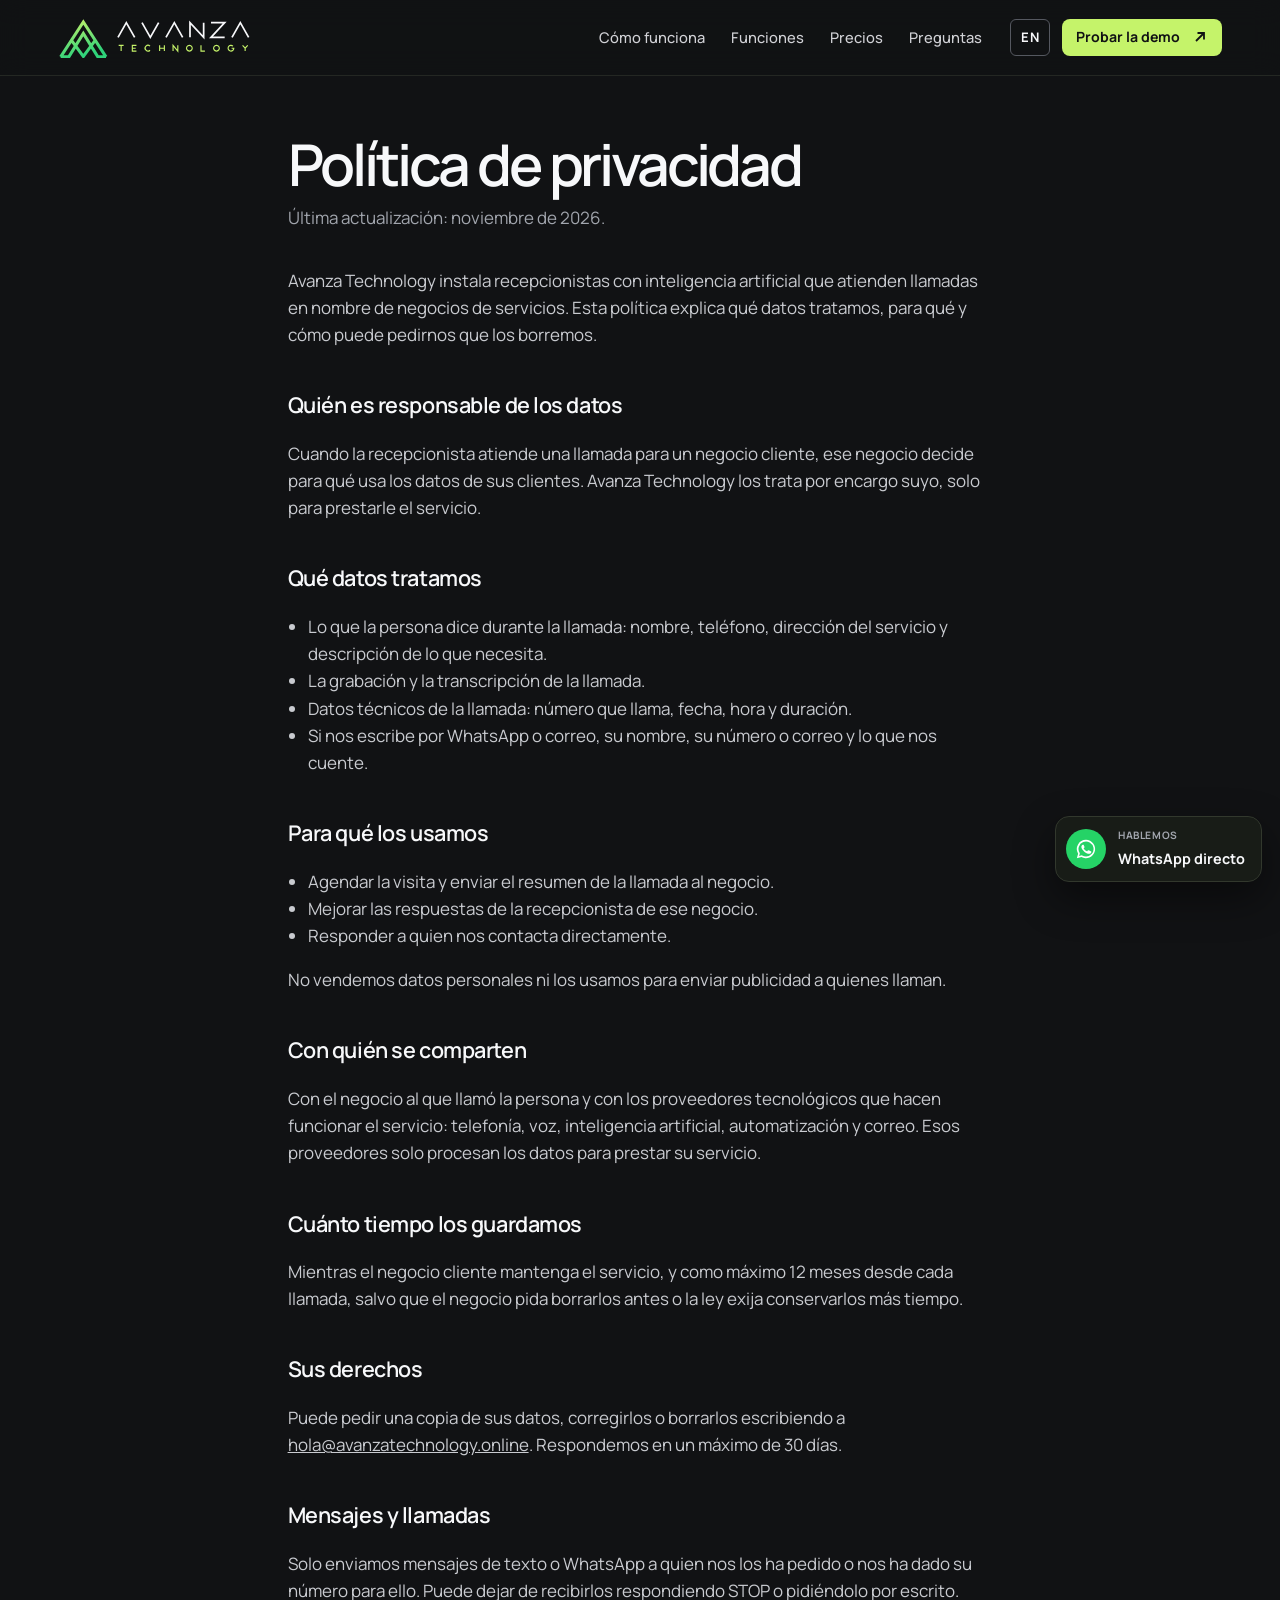
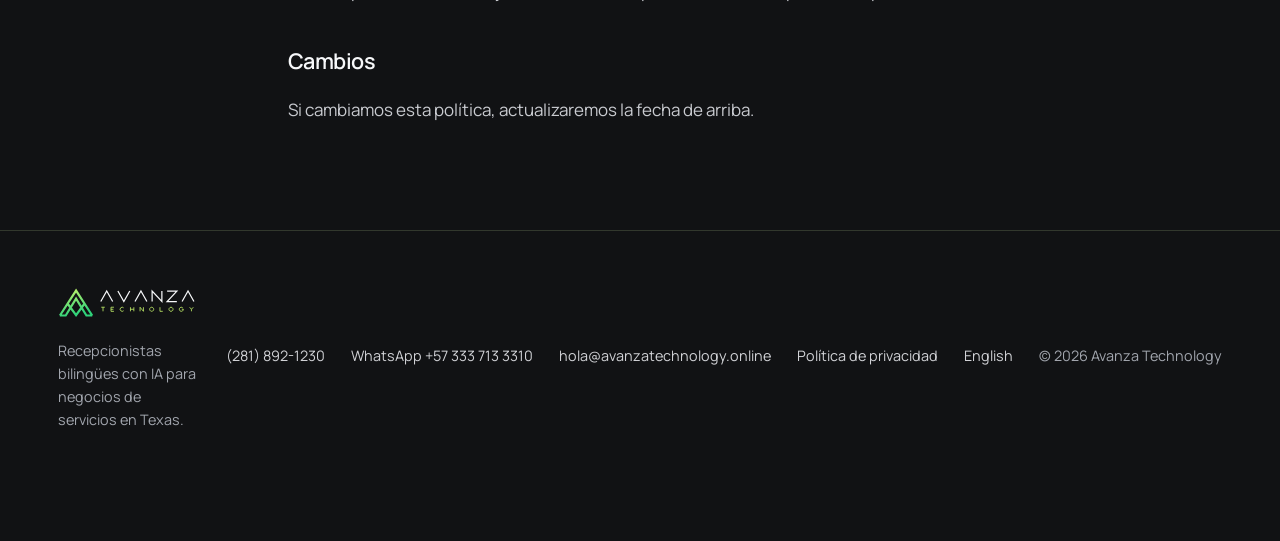
<file: privacidad.html>
<!doctype html>
<html lang="es">
<head>
<meta charset="utf-8">
<meta name="viewport" content="width=device-width, initial-scale=1">
<title>Política de privacidad | Avanza Technology</title>
<meta name="description" content="Sofía contesta las llamadas de su negocio en inglés y en español, 24/7. Agenda la visita y le manda el resumen. Para contratistas de servicios del hogar en Texas.">
<link rel="canonical" href="https://avanzatechnology.online/">
<link rel="alternate" hreflang="es" href="https://avanzatechnology.online/">
<link rel="alternate" hreflang="en" href="https://avanzatechnology.online/en/">
<link rel="alternate" hreflang="x-default" href="https://avanzatechnology.online/">
<meta property="og:type" content="website">
<meta property="og:title" content="Avanza Technology | Recepcionista bilingüe con IA para contratistas en Texas">
<meta property="og:description" content="Sofía contesta las llamadas de su negocio en inglés y en español, 24/7. Agenda la visita y le manda el resumen. Para contratistas de servicios del hogar en Texas.">
<meta property="og:image" content="https://avanzatechnology.online/assets/og-es.png">
<meta property="og:url" content="https://avanzatechnology.online/">
<meta name="twitter:card" content="summary_large_image">
<meta name="theme-color" content="#111214">
<link rel="icon" type="image/svg+xml" href="assets/icono.svg">
<link rel="apple-touch-icon" href="assets/icono-180.png">
<link rel="preconnect" href="https://fonts.googleapis.com">
<link rel="preconnect" href="https://fonts.gstatic.com" crossorigin>
<link href="https://fonts.googleapis.com/css2?family=Manrope:wght@400;500;600;700;800&display=swap" rel="stylesheet">
<link rel="stylesheet" href="assets/site.css?v=164a043a">
<script>document.documentElement.classList.add('js');</script>
</head>
<body>
<a class="skip" href="#main">Saltar al contenido</a>
<header class="site-header">
  <div class="wrap">
    <a class="brand" href="./" aria-label="Avanza Technology"><svg xmlns="http://www.w3.org/2000/svg" viewBox="0 0 292 60" role="img" aria-label="Avanza Technology"><defs><linearGradient id="g-dark-horizontal" x1="0" y1="0" x2="0.35" y2="1"><stop offset="0" stop-color="#C5F36A"/><stop offset="1" stop-color="#2FD27A"/></linearGradient></defs><path d="M4.00,58.36 L38.00,6.00 L72.00,58.36 M4.00,58.36 L16.24,58.36 L38.00,23.00 L59.76,58.36 L72.00,58.36 M19.98,33.20 L38.00,57.68 L56.02,33.20" fill="none" stroke="url(#g-dark-horizontal)" stroke-width="4.60" stroke-linejoin="miter" stroke-miterlimit="10" stroke-linecap="butt"/><g fill="none" stroke="#F7F8FA" stroke-width="2.6" stroke-linejoin="miter" stroke-linecap="butt"><path transform="translate(90.00,7.00)" d="M0,22 L12.5,0 L25,22"/><path transform="translate(126.00,7.00)" d="M0,0 L12.5,22 L25,0"/><path transform="translate(162.00,7.00)" d="M0,22 L12.5,0 L25,22"/><path transform="translate(198.00,7.00)" d="M0,22 L0,0 L20.5,22 L20.5,0"/><path transform="translate(229.50,7.00)" d="M0,0 L20.5,0 L0,22 L20.5,22"/><path transform="translate(261.00,7.00)" d="M0,22 L12.5,0 L25,22"/></g><g fill="none" stroke="#C5F36A" stroke-width="1.7" stroke-linejoin="miter" stroke-linecap="butt"><path transform="translate(91.00,41.00)" d="M0,0 H7.4399999999999995 M3.7199999999999998,0 V8.6"/><path transform="translate(111.48,41.00)" d="M6.2,0 H0 V8.6 H6.2 M0,4.3 H5.084"/><path transform="translate(130.72,41.00)" d="M7.31,1.2469999999999999 A4.3,4.3 0 1 0 7.31,7.353"/><path transform="translate(152.44,41.00)" d="M0,0 V8.6 M7.13,0 V8.6 M0,4.3 H7.13"/><path transform="translate(172.60,41.00)" d="M0,8.6 L0,0 L7.13,8.6 L7.13,0"/><path transform="translate(192.77,41.00)" d="M4.3,0 A4.3,4.3 0 1 1 4.29,0 Z"/><path transform="translate(214.49,41.00)" d="M0,0 V8.6 H5.89"/><path transform="translate(233.42,41.00)" d="M4.3,0 A4.3,4.3 0 1 1 4.29,0 Z"/><path transform="translate(255.14,41.00)" d="M7.31,1.2469999999999999 A4.3,4.3 0 1 0 8.6,4.31 H5.3"/><path transform="translate(276.86,41.00)" d="M0,0 L3.875,4.3 L7.75,0 M3.875,4.3 V8.6"/></g></svg></a>
    <nav class="nav" aria-label="Principal"><a href="./#como">Cómo funciona</a><a href="./#funciones">Funciones</a><a href="./#precios">Precios</a><a href="./#preguntas">Preguntas</a></nav>
    <div class="head-actions">
      <a class="lang" href="en/privacy.html" hreflang="en" lang="en" aria-label="English">EN</a>
      <a class="btn btn-lime btn-sm" href="tel:+17134053556">Probar la demo<svg viewBox="0 0 16 16" fill="none" stroke="currentColor" stroke-width="1.8" aria-hidden="true"><path d="M4 12 12 4M5.5 4H12v6.5"/></svg></a>
    </div>
  </div>
</header>
<main id="main" class="doc"><div class="wrap"><h1>Política de privacidad</h1><p class="updated">Última actualización: noviembre de 2026.</p><p>Avanza Technology instala recepcionistas con inteligencia artificial que atienden llamadas en nombre de negocios de servicios. Esta política explica qué datos tratamos, para qué y cómo puede pedirnos que los borremos.</p><h2>Quién es responsable de los datos</h2><p>Cuando la recepcionista atiende una llamada para un negocio cliente, ese negocio decide para qué usa los datos de sus clientes. Avanza Technology los trata por encargo suyo, solo para prestarle el servicio.</p><h2>Qué datos tratamos</h2><ul><li>Lo que la persona dice durante la llamada: nombre, teléfono, dirección del servicio y descripción de lo que necesita.</li><li>La grabación y la transcripción de la llamada.</li><li>Datos técnicos de la llamada: número que llama, fecha, hora y duración.</li><li>Si nos escribe por WhatsApp o correo, su nombre, su número o correo y lo que nos cuente.</li></ul><h2>Para qué los usamos</h2><ul><li>Agendar la visita y enviar el resumen de la llamada al negocio.</li><li>Mejorar las respuestas de la recepcionista de ese negocio.</li><li>Responder a quien nos contacta directamente.</li></ul><p>No vendemos datos personales ni los usamos para enviar publicidad a quienes llaman.</p><h2>Con quién se comparten</h2><p>Con el negocio al que llamó la persona y con los proveedores tecnológicos que hacen funcionar el servicio: telefonía, voz, inteligencia artificial, automatización y correo. Esos proveedores solo procesan los datos para prestar su servicio.</p><h2>Cuánto tiempo los guardamos</h2><p>Mientras el negocio cliente mantenga el servicio, y como máximo 12 meses desde cada llamada, salvo que el negocio pida borrarlos antes o la ley exija conservarlos más tiempo.</p><h2>Sus derechos</h2><p>Puede pedir una copia de sus datos, corregirlos o borrarlos escribiendo a <a href="mailto:hola@avanzatechnology.online">hola@avanzatechnology.online</a>. Respondemos en un máximo de 30 días.</p><h2>Mensajes y llamadas</h2><p>Solo enviamos mensajes de texto o WhatsApp a quien nos los ha pedido o nos ha dado su número para ello. Puede dejar de recibirlos respondiendo STOP o pidiéndolo por escrito.</p><h2>Cambios</h2><p>Si cambiamos esta política, actualizaremos la fecha de arriba.</p></div></main>
<footer class="footer">
  <div class="wrap">
    <div><a class="brand" href="./" aria-label="Avanza Technology"><svg xmlns="http://www.w3.org/2000/svg" viewBox="0 0 292 60" role="img" aria-label="Avanza Technology"><defs><linearGradient id="g-dark-horizontal" x1="0" y1="0" x2="0.35" y2="1"><stop offset="0" stop-color="#C5F36A"/><stop offset="1" stop-color="#2FD27A"/></linearGradient></defs><path d="M4.00,58.36 L38.00,6.00 L72.00,58.36 M4.00,58.36 L16.24,58.36 L38.00,23.00 L59.76,58.36 L72.00,58.36 M19.98,33.20 L38.00,57.68 L56.02,33.20" fill="none" stroke="url(#g-dark-horizontal)" stroke-width="4.60" stroke-linejoin="miter" stroke-miterlimit="10" stroke-linecap="butt"/><g fill="none" stroke="#F7F8FA" stroke-width="2.6" stroke-linejoin="miter" stroke-linecap="butt"><path transform="translate(90.00,7.00)" d="M0,22 L12.5,0 L25,22"/><path transform="translate(126.00,7.00)" d="M0,0 L12.5,22 L25,0"/><path transform="translate(162.00,7.00)" d="M0,22 L12.5,0 L25,22"/><path transform="translate(198.00,7.00)" d="M0,22 L0,0 L20.5,22 L20.5,0"/><path transform="translate(229.50,7.00)" d="M0,0 L20.5,0 L0,22 L20.5,22"/><path transform="translate(261.00,7.00)" d="M0,22 L12.5,0 L25,22"/></g><g fill="none" stroke="#C5F36A" stroke-width="1.7" stroke-linejoin="miter" stroke-linecap="butt"><path transform="translate(91.00,41.00)" d="M0,0 H7.4399999999999995 M3.7199999999999998,0 V8.6"/><path transform="translate(111.48,41.00)" d="M6.2,0 H0 V8.6 H6.2 M0,4.3 H5.084"/><path transform="translate(130.72,41.00)" d="M7.31,1.2469999999999999 A4.3,4.3 0 1 0 7.31,7.353"/><path transform="translate(152.44,41.00)" d="M0,0 V8.6 M7.13,0 V8.6 M0,4.3 H7.13"/><path transform="translate(172.60,41.00)" d="M0,8.6 L0,0 L7.13,8.6 L7.13,0"/><path transform="translate(192.77,41.00)" d="M4.3,0 A4.3,4.3 0 1 1 4.29,0 Z"/><path transform="translate(214.49,41.00)" d="M0,0 V8.6 H5.89"/><path transform="translate(233.42,41.00)" d="M4.3,0 A4.3,4.3 0 1 1 4.29,0 Z"/><path transform="translate(255.14,41.00)" d="M7.31,1.2469999999999999 A4.3,4.3 0 1 0 8.6,4.31 H5.3"/><path transform="translate(276.86,41.00)" d="M0,0 L3.875,4.3 L7.75,0 M3.875,4.3 V8.6"/></g></svg></a><p style="margin:14px 0 0;max-width:30em">Recepcionistas bilingües con IA para negocios de servicios en Texas.</p></div>
    <nav aria-label="Footer">
      <a href="tel:+12818921230">(281) 892-1230</a>
      <a href="https://wa.me/573337133310?text=Hola%2C%20quiero%20saber%20m%C3%A1s%20de%20la%20recepcionista%20Sof%C3%ADa">WhatsApp +57 333 713 3310</a>
      <a href="mailto:hola@avanzatechnology.online">hola@avanzatechnology.online</a>
      <a href="privacidad.html">Política de privacidad</a>
      <a href="en/privacy.html" hreflang="en" lang="en">English</a>
      <span>© 2026 Avanza Technology</span>
    </nav>
  </div>
</footer>
<a class="wa-float" href="https://wa.me/573337133310?text=Hola%2C%20quiero%20saber%20m%C3%A1s%20de%20la%20recepcionista%20Sof%C3%ADa" aria-label="WhatsApp"><span class="ico"><svg viewBox="0 0 24 24" fill="currentColor" aria-hidden="true"><path d="M12 2a10 10 0 0 0-8.6 15.1L2 22l5-1.3A10 10 0 1 0 12 2m0 18.2a8.2 8.2 0 0 1-4.2-1.2l-.3-.2-3 .8.8-2.9-.2-.3A8.2 8.2 0 1 1 12 20.2m4.5-6.1c-.2-.1-1.5-.7-1.7-.8s-.4-.1-.6.1-.7.8-.8 1-.3.2-.5.1a6.7 6.7 0 0 1-3.3-2.9c-.3-.4.3-.4.8-1.4a.5.5 0 0 0 0-.5l-.8-1.9c-.2-.5-.4-.4-.6-.4h-.5a1 1 0 0 0-.7.3 3 3 0 0 0-.9 2.2 5.2 5.2 0 0 0 1.1 2.7 11.9 11.9 0 0 0 4.6 4c1.7.7 2.3.8 3.2.6a2.7 2.7 0 0 0 1.8-1.2 2.2 2.2 0 0 0 .2-1.3c-.1-.1-.2-.2-.4-.3"/></svg></span><span class="txt"><small>Hablemos</small><b>WhatsApp directo</b></span></a>
<script src="assets/site.js?v=164a043a" defer></script>
</body>
</html>
</file>
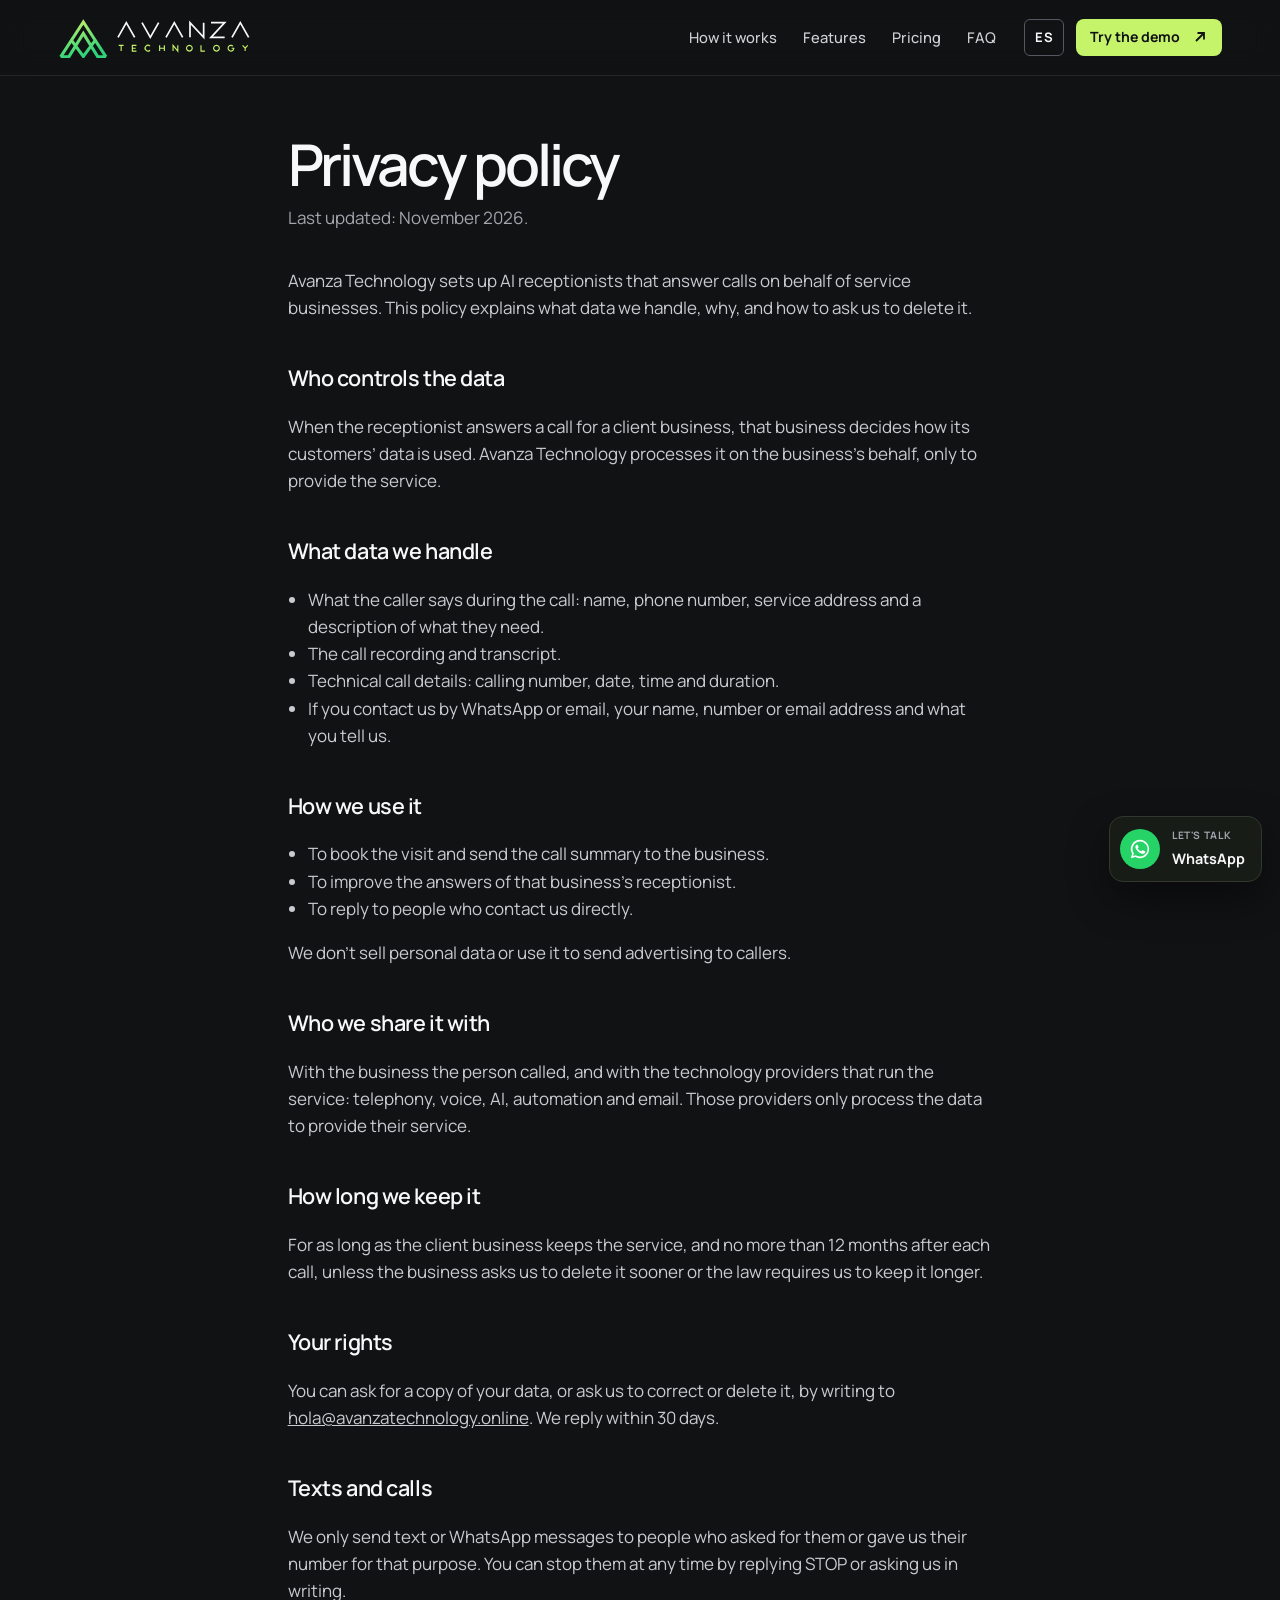
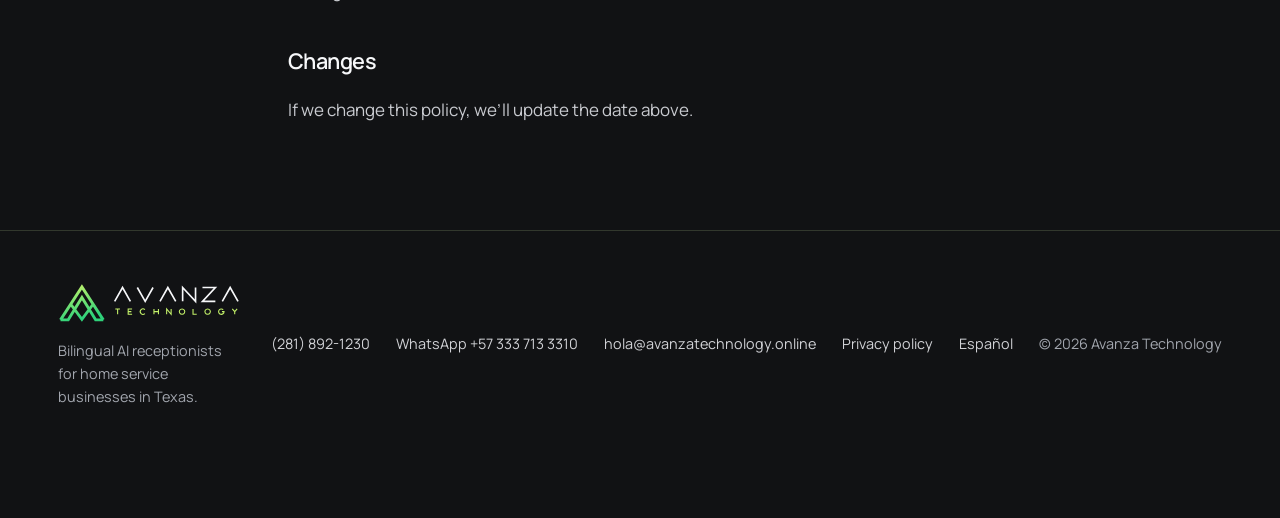
<file: en/privacy.html>
<!doctype html>
<html lang="en">
<head>
<meta charset="utf-8">
<meta name="viewport" content="width=device-width, initial-scale=1">
<title>Privacy policy | Avanza Technology</title>
<meta name="description" content="Sofia answers your business calls in English and Spanish, 24/7. She books the visit and sends you a summary. For home service contractors in Texas.">
<link rel="canonical" href="https://avanzatechnology.online/en/">
<link rel="alternate" hreflang="es" href="https://avanzatechnology.online/">
<link rel="alternate" hreflang="en" href="https://avanzatechnology.online/en/">
<link rel="alternate" hreflang="x-default" href="https://avanzatechnology.online/">
<meta property="og:type" content="website">
<meta property="og:title" content="Avanza Technology | Bilingual AI receptionist for Texas contractors">
<meta property="og:description" content="Sofia answers your business calls in English and Spanish, 24/7. She books the visit and sends you a summary. For home service contractors in Texas.">
<meta property="og:image" content="https://avanzatechnology.online/assets/og-en.png">
<meta property="og:url" content="https://avanzatechnology.online/en/">
<meta name="twitter:card" content="summary_large_image">
<meta name="theme-color" content="#111214">
<link rel="icon" type="image/svg+xml" href="../assets/icono.svg">
<link rel="apple-touch-icon" href="../assets/icono-180.png">
<link rel="preconnect" href="https://fonts.googleapis.com">
<link rel="preconnect" href="https://fonts.gstatic.com" crossorigin>
<link href="https://fonts.googleapis.com/css2?family=Manrope:wght@400;500;600;700;800&display=swap" rel="stylesheet">
<link rel="stylesheet" href="../assets/site.css?v=164a043a">
<script>document.documentElement.classList.add('js');</script>
</head>
<body>
<a class="skip" href="#main">Skip to content</a>
<header class="site-header">
  <div class="wrap">
    <a class="brand" href="./" aria-label="Avanza Technology"><svg xmlns="http://www.w3.org/2000/svg" viewBox="0 0 292 60" role="img" aria-label="Avanza Technology"><defs><linearGradient id="g-dark-horizontal" x1="0" y1="0" x2="0.35" y2="1"><stop offset="0" stop-color="#C5F36A"/><stop offset="1" stop-color="#2FD27A"/></linearGradient></defs><path d="M4.00,58.36 L38.00,6.00 L72.00,58.36 M4.00,58.36 L16.24,58.36 L38.00,23.00 L59.76,58.36 L72.00,58.36 M19.98,33.20 L38.00,57.68 L56.02,33.20" fill="none" stroke="url(#g-dark-horizontal)" stroke-width="4.60" stroke-linejoin="miter" stroke-miterlimit="10" stroke-linecap="butt"/><g fill="none" stroke="#F7F8FA" stroke-width="2.6" stroke-linejoin="miter" stroke-linecap="butt"><path transform="translate(90.00,7.00)" d="M0,22 L12.5,0 L25,22"/><path transform="translate(126.00,7.00)" d="M0,0 L12.5,22 L25,0"/><path transform="translate(162.00,7.00)" d="M0,22 L12.5,0 L25,22"/><path transform="translate(198.00,7.00)" d="M0,22 L0,0 L20.5,22 L20.5,0"/><path transform="translate(229.50,7.00)" d="M0,0 L20.5,0 L0,22 L20.5,22"/><path transform="translate(261.00,7.00)" d="M0,22 L12.5,0 L25,22"/></g><g fill="none" stroke="#C5F36A" stroke-width="1.7" stroke-linejoin="miter" stroke-linecap="butt"><path transform="translate(91.00,41.00)" d="M0,0 H7.4399999999999995 M3.7199999999999998,0 V8.6"/><path transform="translate(111.48,41.00)" d="M6.2,0 H0 V8.6 H6.2 M0,4.3 H5.084"/><path transform="translate(130.72,41.00)" d="M7.31,1.2469999999999999 A4.3,4.3 0 1 0 7.31,7.353"/><path transform="translate(152.44,41.00)" d="M0,0 V8.6 M7.13,0 V8.6 M0,4.3 H7.13"/><path transform="translate(172.60,41.00)" d="M0,8.6 L0,0 L7.13,8.6 L7.13,0"/><path transform="translate(192.77,41.00)" d="M4.3,0 A4.3,4.3 0 1 1 4.29,0 Z"/><path transform="translate(214.49,41.00)" d="M0,0 V8.6 H5.89"/><path transform="translate(233.42,41.00)" d="M4.3,0 A4.3,4.3 0 1 1 4.29,0 Z"/><path transform="translate(255.14,41.00)" d="M7.31,1.2469999999999999 A4.3,4.3 0 1 0 8.6,4.31 H5.3"/><path transform="translate(276.86,41.00)" d="M0,0 L3.875,4.3 L7.75,0 M3.875,4.3 V8.6"/></g></svg></a>
    <nav class="nav" aria-label="Main"><a href="./#como">How it works</a><a href="./#funciones">Features</a><a href="./#precios">Pricing</a><a href="./#preguntas">FAQ</a></nav>
    <div class="head-actions">
      <a class="lang" href="../privacidad.html" hreflang="es" lang="es" aria-label="Español">ES</a>
      <a class="btn btn-lime btn-sm" href="tel:+17134053556">Try the demo<svg viewBox="0 0 16 16" fill="none" stroke="currentColor" stroke-width="1.8" aria-hidden="true"><path d="M4 12 12 4M5.5 4H12v6.5"/></svg></a>
    </div>
  </div>
</header>
<main id="main" class="doc"><div class="wrap"><h1>Privacy policy</h1><p class="updated">Last updated: November 2026.</p><p>Avanza Technology sets up AI receptionists that answer calls on behalf of service businesses. This policy explains what data we handle, why, and how to ask us to delete it.</p><h2>Who controls the data</h2><p>When the receptionist answers a call for a client business, that business decides how its customers’ data is used. Avanza Technology processes it on the business’s behalf, only to provide the service.</p><h2>What data we handle</h2><ul><li>What the caller says during the call: name, phone number, service address and a description of what they need.</li><li>The call recording and transcript.</li><li>Technical call details: calling number, date, time and duration.</li><li>If you contact us by WhatsApp or email, your name, number or email address and what you tell us.</li></ul><h2>How we use it</h2><ul><li>To book the visit and send the call summary to the business.</li><li>To improve the answers of that business’s receptionist.</li><li>To reply to people who contact us directly.</li></ul><p>We don’t sell personal data or use it to send advertising to callers.</p><h2>Who we share it with</h2><p>With the business the person called, and with the technology providers that run the service: telephony, voice, AI, automation and email. Those providers only process the data to provide their service.</p><h2>How long we keep it</h2><p>For as long as the client business keeps the service, and no more than 12 months after each call, unless the business asks us to delete it sooner or the law requires us to keep it longer.</p><h2>Your rights</h2><p>You can ask for a copy of your data, or ask us to correct or delete it, by writing to <a href="mailto:hola@avanzatechnology.online">hola@avanzatechnology.online</a>. We reply within 30 days.</p><h2>Texts and calls</h2><p>We only send text or WhatsApp messages to people who asked for them or gave us their number for that purpose. You can stop them at any time by replying STOP or asking us in writing.</p><h2>Changes</h2><p>If we change this policy, we’ll update the date above.</p></div></main>
<footer class="footer">
  <div class="wrap">
    <div><a class="brand" href="./" aria-label="Avanza Technology"><svg xmlns="http://www.w3.org/2000/svg" viewBox="0 0 292 60" role="img" aria-label="Avanza Technology"><defs><linearGradient id="g-dark-horizontal" x1="0" y1="0" x2="0.35" y2="1"><stop offset="0" stop-color="#C5F36A"/><stop offset="1" stop-color="#2FD27A"/></linearGradient></defs><path d="M4.00,58.36 L38.00,6.00 L72.00,58.36 M4.00,58.36 L16.24,58.36 L38.00,23.00 L59.76,58.36 L72.00,58.36 M19.98,33.20 L38.00,57.68 L56.02,33.20" fill="none" stroke="url(#g-dark-horizontal)" stroke-width="4.60" stroke-linejoin="miter" stroke-miterlimit="10" stroke-linecap="butt"/><g fill="none" stroke="#F7F8FA" stroke-width="2.6" stroke-linejoin="miter" stroke-linecap="butt"><path transform="translate(90.00,7.00)" d="M0,22 L12.5,0 L25,22"/><path transform="translate(126.00,7.00)" d="M0,0 L12.5,22 L25,0"/><path transform="translate(162.00,7.00)" d="M0,22 L12.5,0 L25,22"/><path transform="translate(198.00,7.00)" d="M0,22 L0,0 L20.5,22 L20.5,0"/><path transform="translate(229.50,7.00)" d="M0,0 L20.5,0 L0,22 L20.5,22"/><path transform="translate(261.00,7.00)" d="M0,22 L12.5,0 L25,22"/></g><g fill="none" stroke="#C5F36A" stroke-width="1.7" stroke-linejoin="miter" stroke-linecap="butt"><path transform="translate(91.00,41.00)" d="M0,0 H7.4399999999999995 M3.7199999999999998,0 V8.6"/><path transform="translate(111.48,41.00)" d="M6.2,0 H0 V8.6 H6.2 M0,4.3 H5.084"/><path transform="translate(130.72,41.00)" d="M7.31,1.2469999999999999 A4.3,4.3 0 1 0 7.31,7.353"/><path transform="translate(152.44,41.00)" d="M0,0 V8.6 M7.13,0 V8.6 M0,4.3 H7.13"/><path transform="translate(172.60,41.00)" d="M0,8.6 L0,0 L7.13,8.6 L7.13,0"/><path transform="translate(192.77,41.00)" d="M4.3,0 A4.3,4.3 0 1 1 4.29,0 Z"/><path transform="translate(214.49,41.00)" d="M0,0 V8.6 H5.89"/><path transform="translate(233.42,41.00)" d="M4.3,0 A4.3,4.3 0 1 1 4.29,0 Z"/><path transform="translate(255.14,41.00)" d="M7.31,1.2469999999999999 A4.3,4.3 0 1 0 8.6,4.31 H5.3"/><path transform="translate(276.86,41.00)" d="M0,0 L3.875,4.3 L7.75,0 M3.875,4.3 V8.6"/></g></svg></a><p style="margin:14px 0 0;max-width:30em">Bilingual AI receptionists for home service businesses in Texas.</p></div>
    <nav aria-label="Footer">
      <a href="tel:+12818921230">(281) 892-1230</a>
      <a href="https://wa.me/573337133310?text=Hi%2C%20I%27d%20like%20to%20learn%20more%20about%20Sofia">WhatsApp +57 333 713 3310</a>
      <a href="mailto:hola@avanzatechnology.online">hola@avanzatechnology.online</a>
      <a href="privacy.html">Privacy policy</a>
      <a href="../privacidad.html" hreflang="es" lang="es">Español</a>
      <span>© 2026 Avanza Technology</span>
    </nav>
  </div>
</footer>
<a class="wa-float" href="https://wa.me/573337133310?text=Hi%2C%20I%27d%20like%20to%20learn%20more%20about%20Sofia" aria-label="WhatsApp"><span class="ico"><svg viewBox="0 0 24 24" fill="currentColor" aria-hidden="true"><path d="M12 2a10 10 0 0 0-8.6 15.1L2 22l5-1.3A10 10 0 1 0 12 2m0 18.2a8.2 8.2 0 0 1-4.2-1.2l-.3-.2-3 .8.8-2.9-.2-.3A8.2 8.2 0 1 1 12 20.2m4.5-6.1c-.2-.1-1.5-.7-1.7-.8s-.4-.1-.6.1-.7.8-.8 1-.3.2-.5.1a6.7 6.7 0 0 1-3.3-2.9c-.3-.4.3-.4.8-1.4a.5.5 0 0 0 0-.5l-.8-1.9c-.2-.5-.4-.4-.6-.4h-.5a1 1 0 0 0-.7.3 3 3 0 0 0-.9 2.2 5.2 5.2 0 0 0 1.1 2.7 11.9 11.9 0 0 0 4.6 4c1.7.7 2.3.8 3.2.6a2.7 2.7 0 0 0 1.8-1.2 2.2 2.2 0 0 0 .2-1.3c-.1-.1-.2-.2-.4-.3"/></svg></span><span class="txt"><small>Let's talk</small><b>WhatsApp</b></span></a>
<script src="../assets/site.js?v=164a043a" defer></script>
</body>
</html>
</file>
<file: assets/site.css>
:root {
  --ink: #111214;
  --ink-2: #0c0d0e;
  --surface: #191d18;
  --surface-2: #1f241d;
  --paper: #f3f2ee;
  --white: #f7f8fa;
  --lime: #c5f36a;
  --lime-soft: #d9f8ab;
  --green: #2fd27a;
  --muted: #a2a6ae;
  --muted-dark: #5d6168;
  --line: #32382d;
  --line-light: #d4d4cf;
  --alert: #ff8a7a;
  --font: "Manrope", "Inter", "Segoe UI", Arial, sans-serif;
  --gutter: clamp(1.25rem, 4.5vw, 5rem);
  --max: 1320px;
  --header: 76px;
  --ease: cubic-bezier(.2, .7, .25, 1);
  color-scheme: dark;
}
* { box-sizing: border-box; }
html { scroll-behavior: smooth; scroll-padding-top: calc(var(--header) + 16px); background: var(--ink); -webkit-text-size-adjust: 100%; }
body { margin: 0; background: var(--ink); color: var(--white); font-family: var(--font); font-size: 1.0625rem; line-height: 1.6; overflow-x: hidden; }
img, video, svg { display: block; max-width: 100%; }
a { color: inherit; }
:focus-visible { outline: 2px solid var(--lime); outline-offset: 3px; border-radius: 4px; }
.skip { position: absolute; left: -999px; top: 8px; background: var(--lime); color: var(--ink); padding: 10px 14px; font-weight: 700; z-index: 100; }
.skip:focus { left: 8px; }
.wrap { width: 100%; max-width: var(--max); margin: 0 auto; padding: 0 var(--gutter); }

/* Header */
.site-header { position: fixed; inset: 0 0 auto; height: var(--header); z-index: 50; background: rgba(17, 18, 20, .72); backdrop-filter: blur(14px); -webkit-backdrop-filter: blur(14px); border-bottom: 1px solid rgba(50, 56, 45, .6); }
.site-header .wrap { height: 100%; display: flex; align-items: center; gap: 28px; }
.brand { flex: none; display: block; }
.brand svg { height: 40px; width: auto; }
.nav { display: flex; gap: 26px; margin-left: auto; }
.nav a { text-decoration: none; color: #d1d2d6; font-size: .92rem; font-weight: 500; }
.nav a:hover { color: var(--lime); }
.head-actions { display: flex; align-items: center; gap: 12px; }
.lang { text-decoration: none; font-size: .82rem; font-weight: 700; color: var(--white); border: 1px solid #555860; border-radius: 6px; padding: 7px 10px; letter-spacing: .04em; }
.lang:hover { border-color: var(--lime); color: var(--lime); }

/* Buttons */
.btn { display: inline-flex; align-items: center; gap: 12px; text-decoration: none; font-weight: 700; font-size: .98rem; border-radius: 8px; padding: 15px 20px; line-height: 1.2; transition: transform .2s var(--ease), background .2s, border-color .2s; }
.btn svg { width: 16px; height: 16px; flex: none; }
.btn-lime { background: var(--lime); color: var(--ink); }
.btn-lime:hover { background: var(--lime-soft); transform: translateY(-1px); }
.btn-line { border: 1px solid #555860; color: var(--white); }
.btn-line:hover { border-color: var(--lime); color: var(--lime); }
.btn-sm { padding: 10px 14px; font-size: .88rem; }

/* Hero */
.hero { position: relative; min-height: 100svh; padding: calc(var(--header) + 56px) 0 72px; overflow: hidden; display: flex; align-items: center; }
.hero canvas { position: absolute; inset: 0; width: 100%; height: 100%; opacity: .55; -webkit-mask-image: linear-gradient(90deg, transparent 0, transparent 30%, #000 62%); mask-image: linear-gradient(90deg, transparent 0, transparent 30%, #000 62%); }
.glow { position: absolute; border-radius: 50%; pointer-events: none; filter: blur(30px); }
.glow-a { width: 720px; height: 720px; right: -160px; top: 40px; background: radial-gradient(circle, rgba(197, 243, 106, .28) 0, rgba(197, 243, 106, 0) 62%); }
.glow-b { width: 520px; height: 520px; left: -220px; bottom: -220px; background: radial-gradient(circle, rgba(47, 210, 122, .18) 0, rgba(47, 210, 122, 0) 65%); }
.hero .wrap { position: relative; display: grid; gap: 56px; align-items: center; }
.eyebrow { display: inline-flex; align-items: center; gap: 10px; font-size: .78rem; font-weight: 700; letter-spacing: .08em; text-transform: uppercase; color: #d1d2d6; margin: 0 0 26px; }
.eyebrow::before { content: ""; width: 7px; height: 7px; border-radius: 50%; background: var(--lime); box-shadow: 0 0 12px var(--lime); }
.hero h1 { font-weight: 600; font-size: clamp(2.4rem, 4.9vw, 4.2rem); line-height: .98; letter-spacing: -.065em; margin: 0 0 28px; }
.hero h1 span { display: block; }
.hero h1 .hl { color: var(--lime); }
.hero .lede { font-size: clamp(1.05rem, 1.6vw, 1.22rem); color: #c9cbd0; max-width: 34em; margin: 0 0 34px; }
.hero .lede strong { color: var(--white); font-weight: 600; }
.ctas { display: flex; flex-wrap: wrap; gap: 14px; align-items: center; }
.call-btn small { display: block; font-size: .74rem; font-weight: 600; opacity: .7; margin-bottom: 2px; }
.call-btn b { font-size: 1.15rem; letter-spacing: .01em; font-variant-numeric: tabular-nums; }
.micro { display: flex; flex-wrap: wrap; gap: 8px 22px; margin: 30px 0 0; padding: 0; list-style: none; font-size: .86rem; color: var(--muted); }
.micro li { display: flex; align-items: center; gap: 8px; }
.micro svg { width: 15px; height: 15px; color: var(--lime); }

@media (prefers-reduced-motion: no-preference) {
  .js .hero-copy > * { opacity: 0; transform: translateY(14px); animation: rise .8s var(--ease) forwards; }
  .js .hero-copy > *:nth-child(2) { animation-delay: .08s; }
  .js .hero-copy > *:nth-child(3) { animation-delay: .16s; }
  .js .hero-copy > *:nth-child(4) { animation-delay: .24s; }
  .js .hero-copy > *:nth-child(5) { animation-delay: .32s; }
  .js .stage { opacity: 0; animation: rise 1s var(--ease) .35s forwards; }
  @keyframes rise { to { opacity: 1; transform: none; } }
}

/* Phone stage */
.stage { position: relative; justify-self: center; width: min(100%, 440px); padding: 10px 0 40px; }
.device { position: relative; width: 300px; height: 590px; margin: 0 auto; border-radius: 46px; background: var(--ink-2); border: 1.5px solid #2e3429; box-shadow: 0 0 0 9px #181b16, 0 0 0 10px #2a2f26, 0 40px 90px rgba(0, 0, 0, .55), 0 0 120px rgba(197, 243, 106, .12); padding: 18px 16px; display: flex; flex-direction: column; overflow: hidden; }
.device .island { width: 104px; height: 28px; border-radius: 16px; background: #000; margin: 0 auto 18px; flex: none; }
.caller { text-align: center; flex: none; }
.caller .av { position: relative; width: 62px; height: 62px; border-radius: 50%; margin: 0 auto 10px; display: grid; place-items: center; background: linear-gradient(135deg, var(--lime), var(--green)); }
.caller .av svg { width: 30px; height: 30px; color: var(--ink); }
.caller .av::after { content: ""; position: absolute; inset: -8px; border-radius: 50%; border: 2px solid var(--lime); opacity: 0; }
.ringing .caller .av::after { animation: ring 1.3s ease-out infinite; }
@keyframes ring { from { transform: scale(.9); opacity: .9; } to { transform: scale(1.7); opacity: 0; } }
.caller b { display: block; font-size: 1.05rem; }
.caller span { display: block; font-size: .78rem; color: var(--muted); }
.caller em { display: inline-block; font-style: normal; font-size: .72rem; font-weight: 700; color: var(--lime); margin-top: 6px; letter-spacing: .02em; }
.bars { display: flex; justify-content: center; align-items: center; gap: 4px; height: 38px; margin: 12px 0 8px; flex: none; visibility: hidden; }
.live .bars { visibility: visible; }
.bars i { width: 4px; height: 6px; border-radius: 2px; background: var(--lime); }
@media (prefers-reduced-motion: no-preference) {
  .live .bars i { animation: bar 1s ease-in-out infinite; }
  .bars i:nth-child(2n) { animation-delay: .15s; } .bars i:nth-child(3n) { animation-delay: .3s; } .bars i:nth-child(5n) { animation-delay: .45s; }
  @keyframes bar { 0%, 100% { height: 6px; } 50% { height: 32px; } }
}
.thread { flex: 1; min-height: 0; display: flex; flex-direction: column; justify-content: flex-end; gap: 8px; overflow: hidden; }
.msg { max-width: 92%; font-size: .8rem; line-height: 1.35; padding: 8px 11px; border-radius: 14px; }
.msg small { display: block; font-size: .66rem; font-weight: 700; color: var(--muted); margin-bottom: 1px; }
.msg.ai { align-self: flex-start; background: #202a16; border: 1px solid #3a4a26; }
.msg.cl { align-self: flex-end; background: #23262b; }
.msg.in { animation: pop .35s var(--ease); }
@keyframes pop { from { opacity: 0; transform: translateY(8px); } }
.float { position: absolute; border-radius: 14px; background: rgba(25, 29, 24, .92); border: 1px solid var(--line); backdrop-filter: blur(10px); -webkit-backdrop-filter: blur(10px); box-shadow: 0 20px 50px rgba(0, 0, 0, .45); }
.summary-card { right: -18px; bottom: 6px; width: 236px; padding: 12px 14px; font-size: .78rem; opacity: 0; transform: translateY(12px); transition: opacity .5s var(--ease), transform .5s var(--ease); }
.summary-card.show { opacity: 1; transform: none; }
.summary-card h3 { margin: 0 0 6px; font-size: .78rem; color: var(--lime); display: flex; gap: 6px; align-items: center; }
.summary-card h3 svg { width: 14px; height: 14px; }
.summary-card p { margin: 0 0 6px; color: #d7d9dd; line-height: 1.35; }
.summary-card dl { display: grid; grid-template-columns: auto 1fr; gap: 2px 10px; margin: 0; }
.summary-card dt { color: var(--muted); }
.summary-card dd { margin: 0; font-weight: 700; }
.tag-urgent { color: var(--alert); }
.lang-chip { left: -20px; top: 120px; padding: 9px 12px; font-size: .78rem; font-weight: 700; display: flex; align-items: center; gap: 8px; }
.lang-chip .on { color: var(--lime); }
.lang-chip svg { width: 16px; height: 16px; color: var(--muted); }

/* Ticker */
.ticker { border-block: 1px solid var(--line); background: var(--ink-2); overflow: hidden; }
.ticker .row { display: flex; gap: 48px; width: max-content; padding: 18px 0; animation: slide 38s linear infinite; }
.ticker span { display: flex; align-items: center; gap: 48px; white-space: nowrap; font-weight: 600; font-size: 1.05rem; color: #c9cbd0; letter-spacing: -.01em; }
.ticker span::after { content: ""; width: 6px; height: 6px; border-radius: 50%; background: var(--lime); }
@keyframes slide { to { transform: translateX(-50%); } }
@media (prefers-reduced-motion: reduce) { .ticker .row { animation: none; flex-wrap: wrap; width: auto; justify-content: center; } }

/* Sections */
.section { padding: clamp(84px, 11vw, 150px) 0; position: relative; }
.section.paper { background: var(--paper); color: var(--ink); }
.section.surface { background: var(--surface); }
.sec-num { display: flex; align-items: center; gap: 14px; font-size: .8rem; font-weight: 700; letter-spacing: .06em; color: var(--muted); margin: 0 0 22px; text-transform: uppercase; }
.sec-num b { color: var(--lime); font-weight: 700; }
.paper .sec-num { color: var(--muted-dark); }
.paper .sec-num b { color: #4f7d12; }
.sec-num::after { content: ""; flex: 0 0 48px; height: 1px; background: currentColor; opacity: .5; }
.h2 { font-weight: 600; font-size: clamp(2.2rem, 5.4vw, 4.4rem); line-height: 1; letter-spacing: -.055em; margin: 0 0 22px; max-width: 16ch; }
.h2 .soft { color: var(--muted); }
.paper .h2 .soft { color: #8c8f86; }
.sub { color: #b8bbc1; font-size: 1.1rem; max-width: 36em; margin: 0; }
.paper .sub { color: #4a4e45; }

/* Problem: before/after */
.compare { display: grid; gap: 18px; margin-top: 56px; }
.col { border-radius: 16px; padding: 30px 28px; }
.col h3 { margin: 0 0 18px; font-size: 1.05rem; font-weight: 700; display: flex; align-items: center; gap: 10px; }
.col ul { list-style: none; margin: 0; padding: 0; display: grid; gap: 14px; }
.col li { display: grid; grid-template-columns: 24px 1fr; gap: 12px; font-size: 1.04rem; line-height: 1.45; }
.col li svg { width: 20px; height: 20px; margin-top: 3px; }
.col.before { background: #e7e5df; color: #3b3e38; }
.col.before li svg { color: #9a3b2f; }
.col.after { background: var(--ink); color: var(--white); box-shadow: 0 30px 60px rgba(17, 18, 20, .18); }
.col.after h3 { color: var(--lime); }
.col.after li svg { color: var(--lime); }
.big-quote { margin: 64px 0 0; font-size: clamp(1.6rem, 3.6vw, 2.8rem); line-height: 1.1; letter-spacing: -.045em; font-weight: 600; max-width: 22ch; }
.big-quote span { color: #8c8f86; }

/* Video */
.video-grid { display: grid; gap: 48px; margin-top: 56px; align-items: center; }
.screen { position: relative; border-radius: 16px; overflow: hidden; border: 1px solid var(--line); background: #0b0c0d; box-shadow: 0 40px 100px rgba(0, 0, 0, .5), 0 0 0 1px rgba(197, 243, 106, .06); }
.screen .chrome { display: flex; align-items: center; gap: 7px; padding: 11px 14px; border-bottom: 1px solid var(--line); background: #151714; }
.screen .chrome i { width: 10px; height: 10px; border-radius: 50%; background: #34392f; }
.screen .chrome span { margin-left: 10px; font-size: .74rem; color: var(--muted); font-weight: 600; }
.screen video { width: 100%; height: auto; aspect-ratio: 16 / 9; background: #0b0c0d; }
.vid-toggle { position: absolute; right: 14px; bottom: 14px; display: inline-flex; align-items: center; gap: 8px; border: 1px solid var(--line); background: rgba(17, 18, 20, .8); color: var(--white); font: 600 .78rem var(--font); border-radius: 999px; padding: 7px 12px; cursor: pointer; }
.vid-toggle:hover { border-color: var(--lime); color: var(--lime); }
.vid-toggle svg { width: 12px; height: 12px; }
.steps { list-style: none; counter-reset: s; margin: 0; padding: 0; display: grid; gap: 4px; }
.steps li { counter-increment: s; display: grid; grid-template-columns: 52px 1fr; gap: 16px; padding: 20px 0; border-top: 1px solid var(--line); }
.steps li:last-child { border-bottom: 1px solid var(--line); }
.steps li::before { content: "0" counter(s); font-weight: 700; font-size: .85rem; color: var(--lime); padding-top: 5px; }
.steps h3 { margin: 0 0 4px; font-size: 1.3rem; font-weight: 600; letter-spacing: -.03em; }
.steps p { margin: 0; color: #b8bbc1; font-size: .98rem; }

/* Bento */
.bento { display: grid; gap: 16px; margin-top: 56px; }
.card { position: relative; border-radius: 18px; background: var(--ink); border: 1px solid var(--line); padding: 26px; overflow: hidden; display: flex; flex-direction: column; min-height: 250px; }
.card:hover { border-color: #4b5540; }
.card h3 { margin: auto 0 6px; font-size: 1.28rem; font-weight: 600; letter-spacing: -.03em; line-height: 1.15; }
.card p { margin: 0; color: #b0b3b9; font-size: .96rem; }
.viz { margin-bottom: 26px; }
.viz-lang { display: flex; align-items: center; gap: 10px; }
.pill { display: inline-flex; align-items: center; gap: 8px; border-radius: 999px; padding: 8px 14px; font-weight: 700; font-size: .85rem; border: 1px solid var(--line); background: var(--surface); }
.pill.on { background: var(--lime); color: var(--ink); border-color: var(--lime); }
.viz-lang svg { width: 22px; height: 22px; color: var(--lime); }
.viz-cal { display: grid; grid-template-columns: repeat(5, 1fr); gap: 6px; }
.viz-cal i { height: 34px; border-radius: 6px; background: var(--surface); border: 1px solid #262b23; }
.viz-cal i.b { background: #26331a; border-color: #4f6a2a; position: relative; }
.viz-cal i.b::after { content: ""; position: absolute; left: 4px; top: 4px; bottom: 4px; width: 3px; border-radius: 2px; background: var(--lime); }
.viz-alert { display: flex; gap: 10px; align-items: center; font-size: .86rem; font-weight: 700; color: var(--alert); background: rgba(255, 138, 122, .08); border: 1px solid rgba(255, 138, 122, .35); border-radius: 10px; padding: 10px 12px; width: fit-content; }
.viz-alert svg { width: 18px; height: 18px; }
.viz-wa { max-width: 270px; background: #18301f; border: 1px solid #2c5a37; border-radius: 4px 14px 14px 14px; padding: 10px 12px; font-size: .82rem; line-height: 1.4; }
.viz-wa b { color: var(--lime); display: block; font-size: .78rem; margin-bottom: 2px; }
.viz-clock { font-weight: 700; font-size: 3.2rem; letter-spacing: -.06em; line-height: 1; color: var(--lime); }
.viz-clock span { color: var(--muted); font-size: 1rem; letter-spacing: 0; font-weight: 600; margin-left: 8px; }
.viz-no { display: flex; flex-wrap: wrap; gap: 8px; }
.viz-no span { font-size: .8rem; font-weight: 700; border: 1px dashed #4b5540; color: #c9cbd0; border-radius: 999px; padding: 6px 12px; }
.card.wide .viz-wa { max-width: 340px; }

/* Process */
.process { display: grid; gap: 48px; margin-top: 56px; align-items: start; }
.timeline { list-style: none; margin: 0; padding: 0; position: relative; }
.timeline::before { content: ""; position: absolute; left: 11px; top: 8px; bottom: 8px; width: 1px; background: linear-gradient(var(--lime), var(--line)); }
.timeline li { position: relative; padding: 0 0 34px 46px; }
.timeline li::before { content: ""; position: absolute; left: 4px; top: 6px; width: 15px; height: 15px; border-radius: 50%; background: var(--ink); border: 2px solid var(--lime); }
.timeline li:first-child::before { background: var(--lime); box-shadow: 0 0 14px var(--lime); }
.timeline .when { font-size: .78rem; font-weight: 700; color: var(--lime); letter-spacing: .04em; text-transform: uppercase; }
.timeline h3 { margin: 4px 0 4px; font-size: 1.25rem; font-weight: 600; letter-spacing: -.03em; }
.timeline p { margin: 0; color: #b0b3b9; font-size: .97rem; max-width: 30em; }
.terminal { border-radius: 14px; border: 1px solid var(--line); background: #0b0c0d; overflow: hidden; font-family: "JetBrains Mono", "SFMono-Regular", Consolas, monospace; font-size: .88rem; box-shadow: 0 30px 80px rgba(0, 0, 0, .45); }
.terminal .chrome { display: flex; align-items: center; gap: 7px; padding: 11px 14px; border-bottom: 1px solid var(--line); background: #151714; font-family: var(--font); }
.terminal .chrome i { width: 10px; height: 10px; border-radius: 50%; background: #34392f; }
.terminal .chrome span { margin-left: 10px; font-size: .76rem; color: var(--muted); font-weight: 600; }
.terminal pre { margin: 0; padding: 22px 20px; line-height: 1.75; white-space: pre-wrap; color: #d7d9dd; }
.terminal .k { color: #9fa3ab; } .terminal .s { color: var(--lime); } .terminal .c { color: #61666e; } .terminal .ok { color: var(--green); font-weight: 700; }

/* Pricing */
.prices { display: grid; gap: 18px; margin-top: 56px; }
.price { border-radius: 18px; padding: 32px 28px; background: var(--ink); border: 1px solid var(--line); display: flex; flex-direction: column; }
.price.main { border-color: var(--lime); box-shadow: 0 0 0 1px var(--lime), 0 30px 80px rgba(197, 243, 106, .08); }
.price .label { font-size: .8rem; font-weight: 700; color: var(--muted); letter-spacing: .04em; text-transform: uppercase; }
.price .amount { color: var(--white); font-size: clamp(3rem, 6vw, 4.2rem); font-weight: 600; letter-spacing: -.06em; line-height: 1; margin: 14px 0 6px; font-variant-numeric: tabular-nums; }
.price .amount small { font-size: 1.05rem; letter-spacing: 0; font-weight: 600; color: var(--muted); margin-left: 6px; }
.price p { margin: 0 0 18px; color: #b8bbc1; }
.price ul { list-style: none; margin: 0 0 26px; padding: 0; display: grid; gap: 10px; }
.price li { display: grid; grid-template-columns: 20px 1fr; gap: 10px; font-size: .97rem; }
.price li svg { width: 16px; height: 16px; color: var(--lime); margin-top: 5px; }
.founder { margin-top: auto; border-radius: 10px; background: rgba(197, 243, 106, .08); border: 1px solid rgba(197, 243, 106, .35); padding: 12px 14px; font-size: .92rem; }
.founder b { color: var(--lime); }

/* Guarantees */
.guarantees { display: grid; gap: 1px; margin-top: 56px; background: var(--line-light); border: 1px solid var(--line-light); border-radius: 16px; overflow: hidden; }
.guarantees div { background: var(--paper); padding: 30px 28px; }
.guarantees svg { width: 28px; height: 28px; color: #4f7d12; margin-bottom: 18px; }
.guarantees h3 { margin: 0 0 6px; font-size: 1.2rem; font-weight: 700; letter-spacing: -.02em; }
.guarantees p { margin: 0; color: #4a4e45; font-size: .98rem; }
.fine { margin: 24px 0 0; color: #5d6158; font-size: .95rem; max-width: 50em; }

/* FAQ */
.faq { margin-top: 48px; max-width: 900px; }
.faq details { border-top: 1px solid var(--line); }
.faq details:last-child { border-bottom: 1px solid var(--line); }
.faq summary { list-style: none; cursor: pointer; padding: 24px 52px 24px 0; position: relative; font-size: 1.15rem; font-weight: 600; letter-spacing: -.02em; }
.faq summary::-webkit-details-marker { display: none; }
.faq summary::after { content: ""; position: absolute; right: 6px; top: 50%; width: 14px; height: 14px; margin-top: -9px; border-right: 2px solid var(--lime); border-bottom: 2px solid var(--lime); transform: rotate(45deg); transition: transform .25s var(--ease); }
.faq details[open] summary::after { transform: rotate(-135deg); margin-top: -3px; }
.faq details p { margin: -6px 0 24px; color: #b8bbc1; max-width: 46em; }
@media (prefers-reduced-motion: reduce) { .faq summary::after { transition: none; } }

/* Final CTA */
.final { position: relative; overflow: hidden; padding: clamp(96px, 12vw, 170px) 0; border-top: 1px solid var(--line); }
.final .glow-a { right: auto; left: 50%; top: 50%; transform: translate(-50%, -50%); width: 900px; height: 900px; }
.final .wrap { position: relative; text-align: center; display: flex; flex-direction: column; align-items: center; }
.final .h2 { max-width: 15ch; margin-inline: auto; }
.final .sub { margin: 0 auto 40px; }
.big-number { display: block; text-decoration: none; font-weight: 600; font-size: clamp(2.6rem, 9vw, 7rem); letter-spacing: -.06em; line-height: 1; color: var(--lime); font-variant-numeric: tabular-nums; margin-bottom: 14px; }
.big-number:hover { text-decoration: underline; text-decoration-thickness: 3px; text-underline-offset: 10px; }
.final .note { color: var(--muted); font-size: .92rem; margin: 0 0 34px; }

/* Footer */
.footer { border-top: 1px solid var(--line); padding: 48px 0 110px; color: var(--muted); font-size: .9rem; }
.footer .wrap { display: grid; gap: 30px; }
.footer .brand svg { height: 46px; }
.footer nav { display: flex; flex-wrap: wrap; gap: 10px 26px; }
.footer a { text-decoration: none; color: #d1d2d6; }
.footer a:hover { color: var(--lime); }

/* Floating WhatsApp */
.wa-float { position: fixed; right: 18px; bottom: 18px; z-index: 40; display: flex; align-items: center; gap: 12px; text-decoration: none; background: rgba(25, 29, 24, .94); border: 1px solid var(--line); border-radius: 14px; padding: 10px 16px 10px 10px; box-shadow: 0 16px 40px rgba(0, 0, 0, .45); backdrop-filter: blur(10px); -webkit-backdrop-filter: blur(10px); }
.wa-float .ico { width: 40px; height: 40px; border-radius: 50%; background: #25d366; display: grid; place-items: center; }
.wa-float .ico svg { width: 22px; height: 22px; color: #fff; }
.wa-float small { display: block; font-size: .64rem; font-weight: 700; color: var(--muted); letter-spacing: .06em; text-transform: uppercase; }
.wa-float b { font-size: .9rem; }
.wa-float:hover { border-color: var(--lime); }

/* Privacy page */
.doc { padding: calc(var(--header) + 60px) 0 90px; }
.doc .wrap { max-width: 820px; }
.doc h1 { font-weight: 600; font-size: clamp(2.4rem, 6vw, 3.6rem); letter-spacing: -.055em; line-height: 1; margin: 0 0 10px; }
.doc .updated { color: var(--muted); margin: 0 0 36px; }
.doc h2 { font-size: 1.35rem; font-weight: 600; letter-spacing: -.02em; margin: 40px 0 8px; }
.doc p, .doc li { color: #c9cbd0; }
.doc ul { padding-left: 1.2em; }

/* Responsive */
@media (min-width: 900px) {
  .hero .wrap { grid-template-columns: 1.3fr .7fr; }
  .compare { grid-template-columns: 1fr 1fr; }
  .video-grid { grid-template-columns: 1.45fr .85fr; }
  .bento { grid-template-columns: repeat(6, 1fr); }
  .bento .card { grid-column: span 2; }
  .bento .card.wide { grid-column: span 3; }
  .process { grid-template-columns: 1fr 1fr; gap: 72px; }
  .prices { grid-template-columns: 1fr 1fr; max-width: 980px; }
  .guarantees { grid-template-columns: repeat(3, 1fr); }
  .footer .wrap { grid-template-columns: 1fr auto; align-items: center; }
}
@media (max-width: 1080px) { .nav { display: none; } .head-actions { margin-left: auto; } }
@media (max-width: 899px) {
  .hero { min-height: auto; }
  .hero canvas { -webkit-mask-image: linear-gradient(180deg, transparent 0, #000 70%); mask-image: linear-gradient(180deg, transparent 0, #000 70%); opacity: .35; }
  .stage { margin-top: 8px; }
}
@media (max-width: 560px) {
  .brand svg { height: 32px; }
  .head-actions .btn { display: none; }
  .device { width: 272px; height: 540px; }
  .summary-card { right: -4px; width: 210px; }
  .lang-chip { left: -2px; top: 96px; }
  .wa-float { padding: 8px; border-radius: 50%; }
  .wa-float .txt { display: none; }
  .wa-float .ico { width: 44px; height: 44px; }
}

/* Alternate call line + WhatsApp-first CTA */
.call-alt { margin: 18px 0 0; font-size: .95rem; color: #c9cbd0; }
.call-alt a { color: var(--white); font-weight: 700; text-decoration: none; border-bottom: 1px solid var(--lime); white-space: nowrap; font-variant-numeric: tabular-nums; }
.call-alt a:hover { color: var(--lime); }
.call-alt span { color: var(--muted); }
.btn-xl { padding: 20px 28px; font-size: 1.15rem; }
.btn-xl svg { width: 22px; height: 22px; }
.final-call { margin: 46px 0 6px; color: var(--muted); font-size: 1rem; display: flex; flex-direction: column; align-items: center; gap: 10px; }
.final-call .big-number { font-size: clamp(2.2rem, 7vw, 5rem); margin: 0; }

/* Real test call: audio player + owner summary */
.audio-demo { display: grid; grid-template-columns: minmax(0, 1fr); gap: 28px; margin-top: 72px; padding-top: 56px; border-top: 1px solid var(--line); align-items: start; }
.audio-h { margin: 0 0 8px; font-size: clamp(1.6rem, 3vw, 2.2rem); font-weight: 600; letter-spacing: -.045em; line-height: 1.05; }
.audio-p { margin: 0 0 24px; color: #b8bbc1; max-width: 36em; }
.player { display: flex; align-items: center; gap: 16px; background: var(--surface); border: 1px solid var(--line); border-radius: 16px; padding: 16px 18px; }
.player .play { flex: none; width: 56px; height: 56px; border-radius: 50%; border: 0; background: var(--lime); color: var(--ink); display: grid; place-items: center; cursor: pointer; box-shadow: 0 0 30px rgba(197, 243, 106, .25); transition: transform .2s var(--ease); }
.player .play:hover { transform: scale(1.05); }
.player .play svg { width: 22px; height: 22px; }
.player .i-pause { display: none; }
.player.playing .i-play { display: none; }
.player.playing .i-pause { display: block; }
.wave-wrap { flex: 1; min-width: 0; }
.wave { position: relative; display: flex; align-items: center; gap: 2px; height: 46px; cursor: pointer; }
.wave i { flex: 1; min-width: 1px; border-radius: 2px; background: #3a4232; }
.wave-progress { position: absolute; inset: 0; display: flex; align-items: center; gap: 2px; clip-path: inset(0 100% 0 0); pointer-events: none; }
.wave-progress i { background: var(--lime); }
.aud-meta { display: flex; justify-content: space-between; gap: 12px; margin-top: 8px; font-size: .8rem; color: var(--muted); font-variant-numeric: tabular-nums; }
.player audio { display: none; }
.no-js-audio .player audio, html:not(.js) .player audio { display: block; width: 100%; }
html:not(.js) .player .play, html:not(.js) .wave-wrap { display: none; }
.aud-note { margin: 10px 0 0; font-size: .82rem; color: var(--muted); }
.transcript { margin-top: 22px; border-top: 1px solid var(--line); }
.transcript summary { cursor: pointer; list-style: none; padding: 16px 30px 16px 0; position: relative; font-weight: 600; }
.transcript summary::-webkit-details-marker { display: none; }
.transcript summary::after { content: ""; position: absolute; right: 6px; top: 50%; width: 10px; height: 10px; margin-top: -7px; border-right: 2px solid var(--lime); border-bottom: 2px solid var(--lime); transform: rotate(45deg); }
.transcript[open] summary::after { transform: rotate(-135deg); margin-top: -2px; }
.tr-body { display: grid; gap: 10px; padding-bottom: 8px; max-height: 420px; overflow: auto; padding-right: 6px; }
.tr-line { margin: 0; font-size: .92rem; line-height: 1.45; padding: 10px 12px; border-radius: 12px; max-width: 92%; }
.tr-line b { display: block; font-size: .72rem; color: var(--muted); margin-bottom: 2px; }
.tr-line.ai { background: #202a16; border: 1px solid #3a4a26; }
.tr-line.cl { background: #23262b; justify-self: end; }
.tr-note { margin: 0; text-align: center; font-size: .8rem; color: var(--muted); font-style: italic; }
.mail-card { border-radius: 18px; background: #f7f8fa; color: var(--ink); padding: 22px 22px 20px; box-shadow: 0 30px 80px rgba(0, 0, 0, .45); }
.mail-head { display: flex; gap: 12px; align-items: center; padding-bottom: 14px; border-bottom: 1px solid #dfe1e4; }
.mail-ico { width: 38px; height: 38px; border-radius: 50%; background: var(--ink); color: var(--lime); display: grid; place-items: center; flex: none; }
.mail-ico svg { width: 18px; height: 18px; }
.mail-head b { display: block; font-size: .98rem; }
.mail-head small { display: block; color: #5d6168; font-size: .78rem; }
.mail-subject { margin: 14px 0 12px; font-weight: 700; font-size: 1rem; line-height: 1.3; }
.mail-card dl { display: grid; grid-template-columns: auto 1fr; gap: 4px 14px; margin: 0; font-size: .9rem; }
.mail-card dt { font-weight: 700; }
.mail-card dd { margin: 0; color: #2a2d31; }
.mail-sum { margin: 14px 0 0; padding-top: 12px; border-top: 1px solid #dfe1e4; font-size: .9rem; color: #2a2d31; line-height: 1.5; }
@media (min-width: 900px) { .audio-demo { grid-template-columns: minmax(0, 1.2fr) minmax(0, .8fr); gap: 56px; } }
@media (max-width: 520px) { .player { padding: 14px; gap: 12px; } .player .play { width: 48px; height: 48px; } .wave, .wave-progress { gap: 1px; } .mail-card { padding: 18px 16px; } .mail-card dl { grid-template-columns: 1fr; gap: 0; } .mail-card dd { margin-bottom: 8px; overflow-wrap: anywhere; } }
</file>
